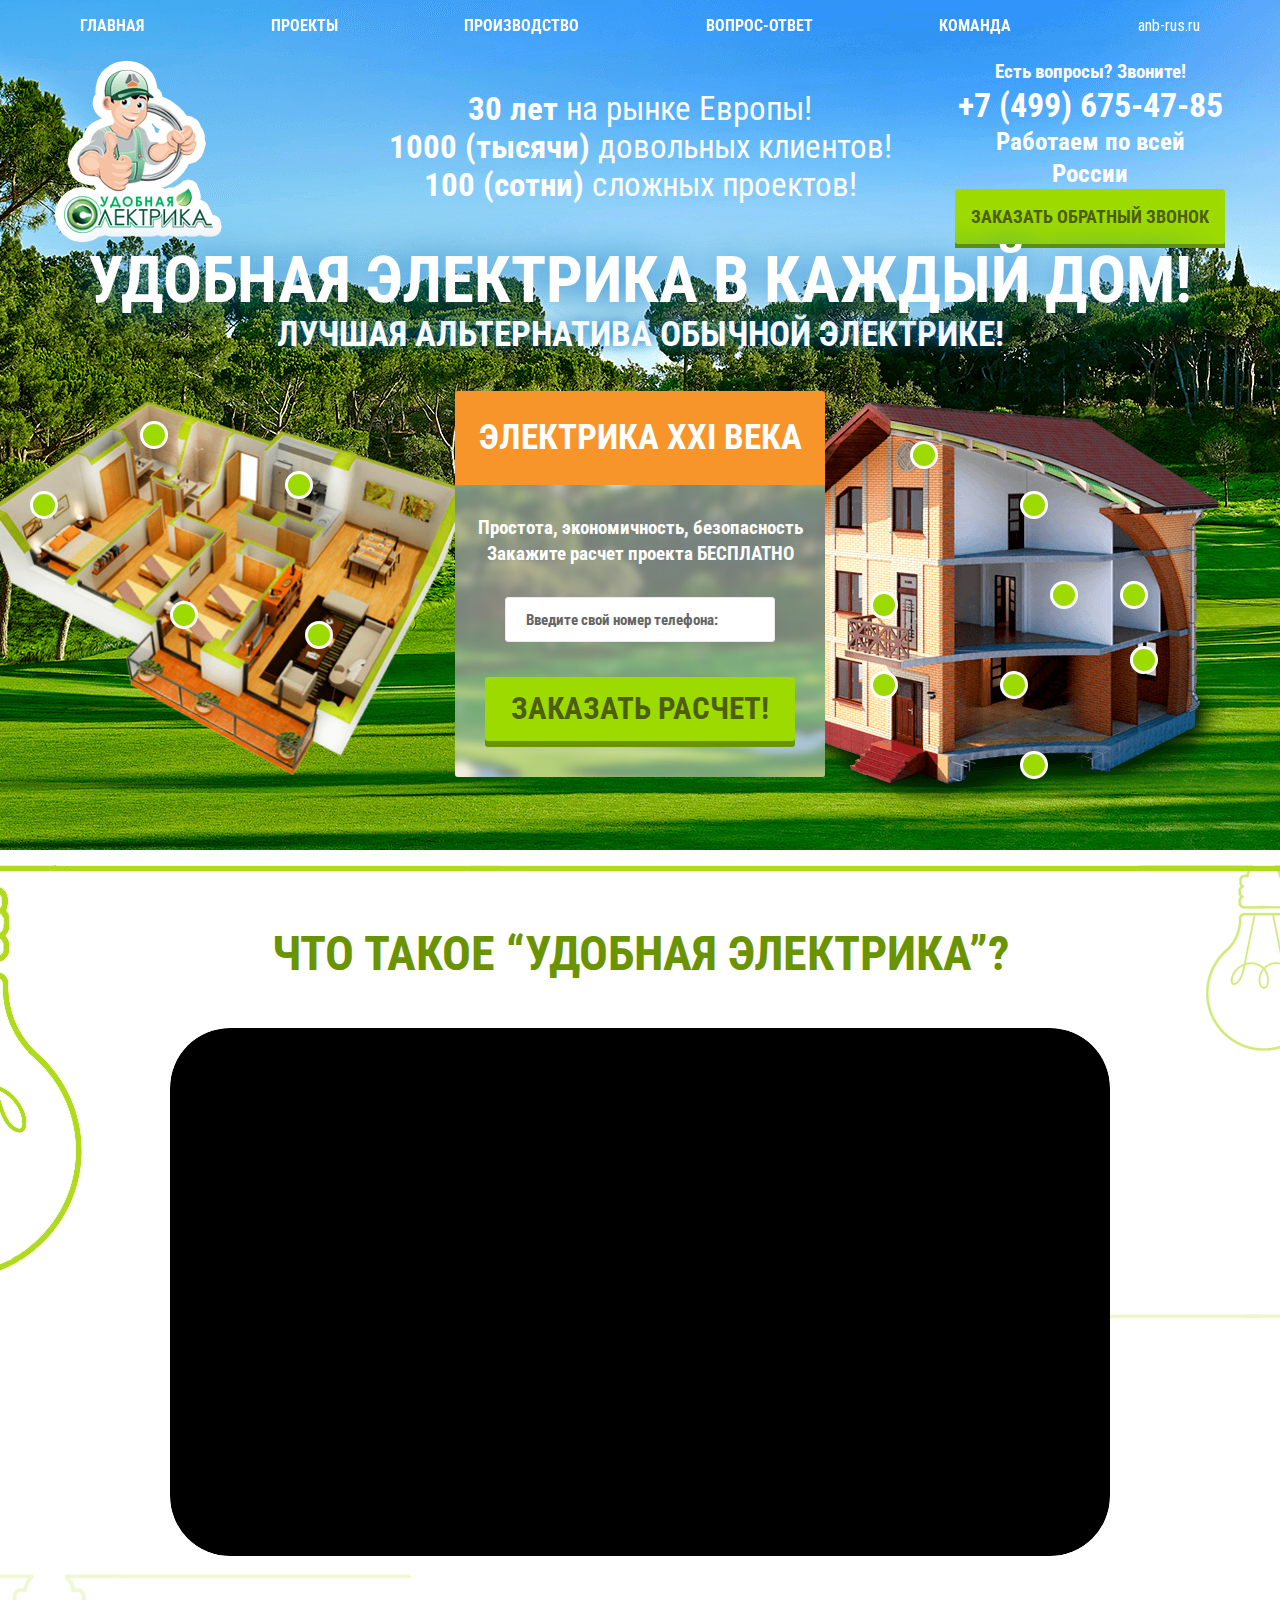
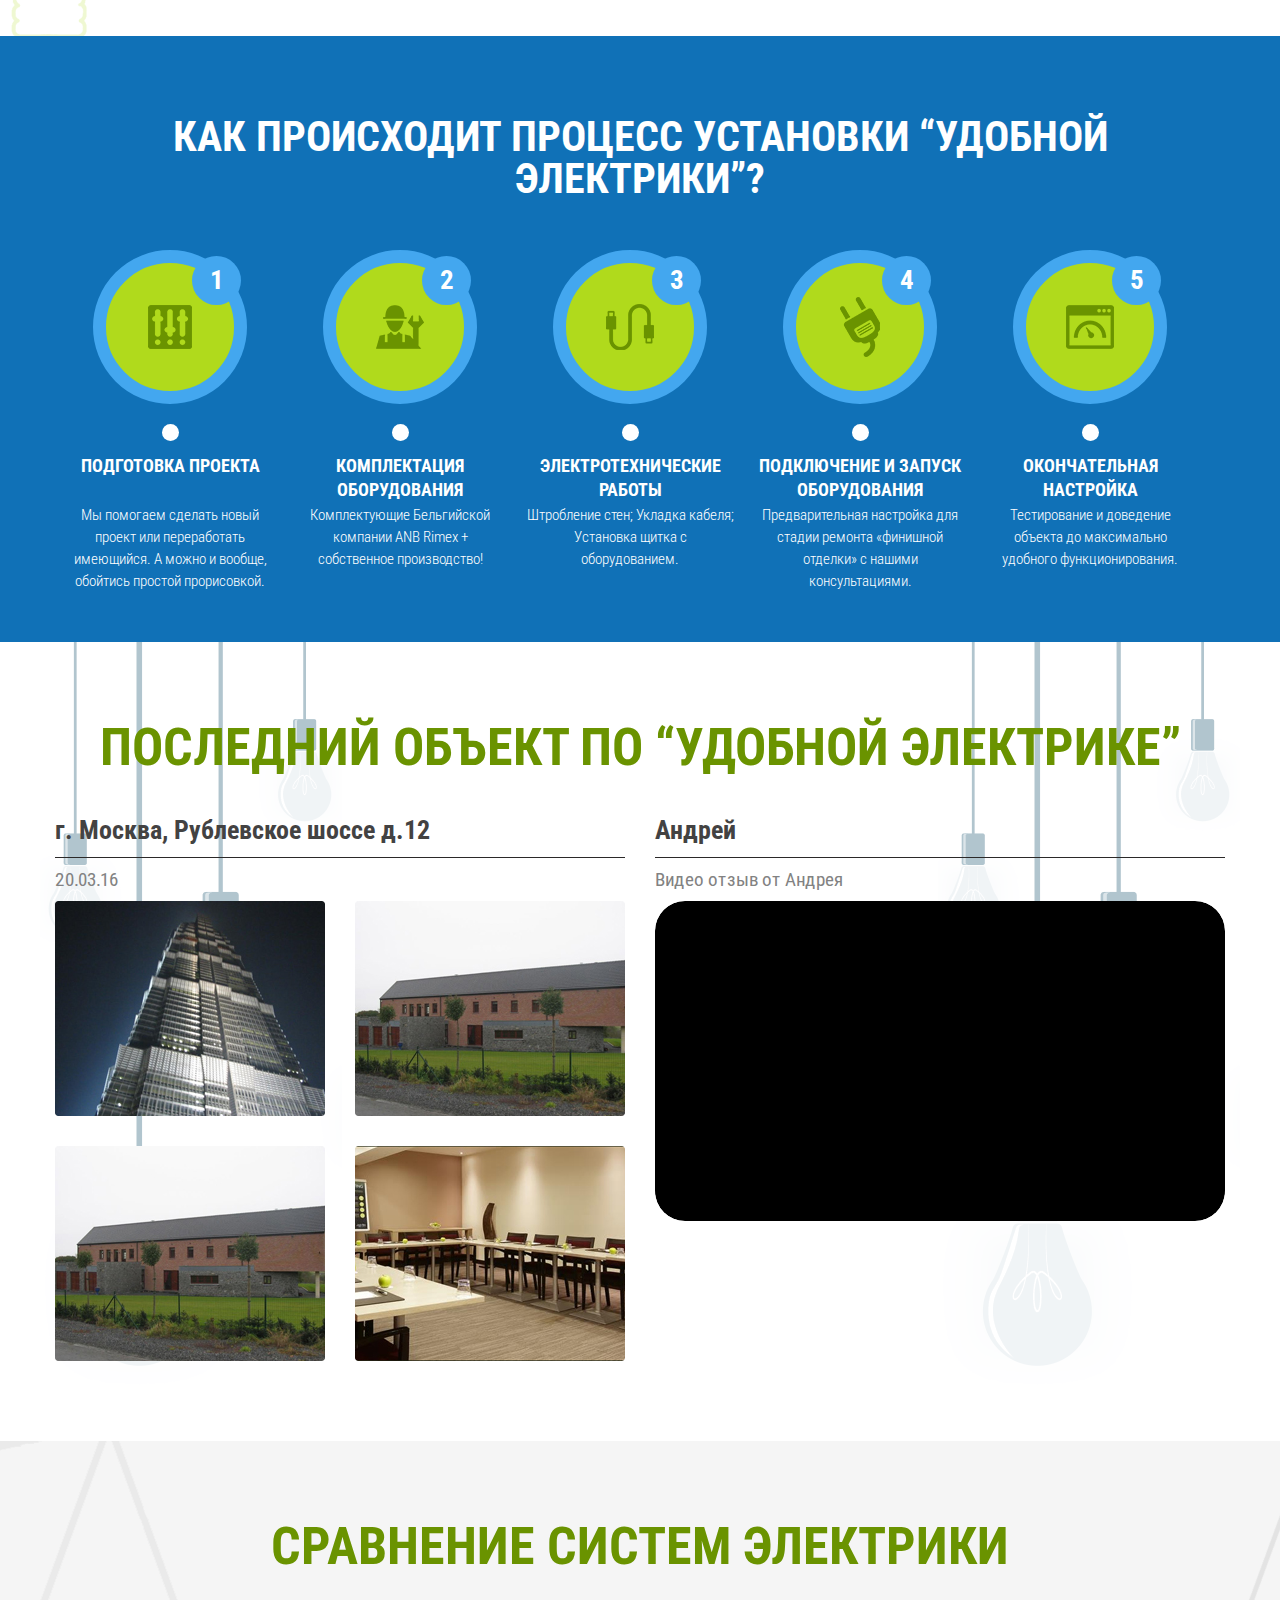
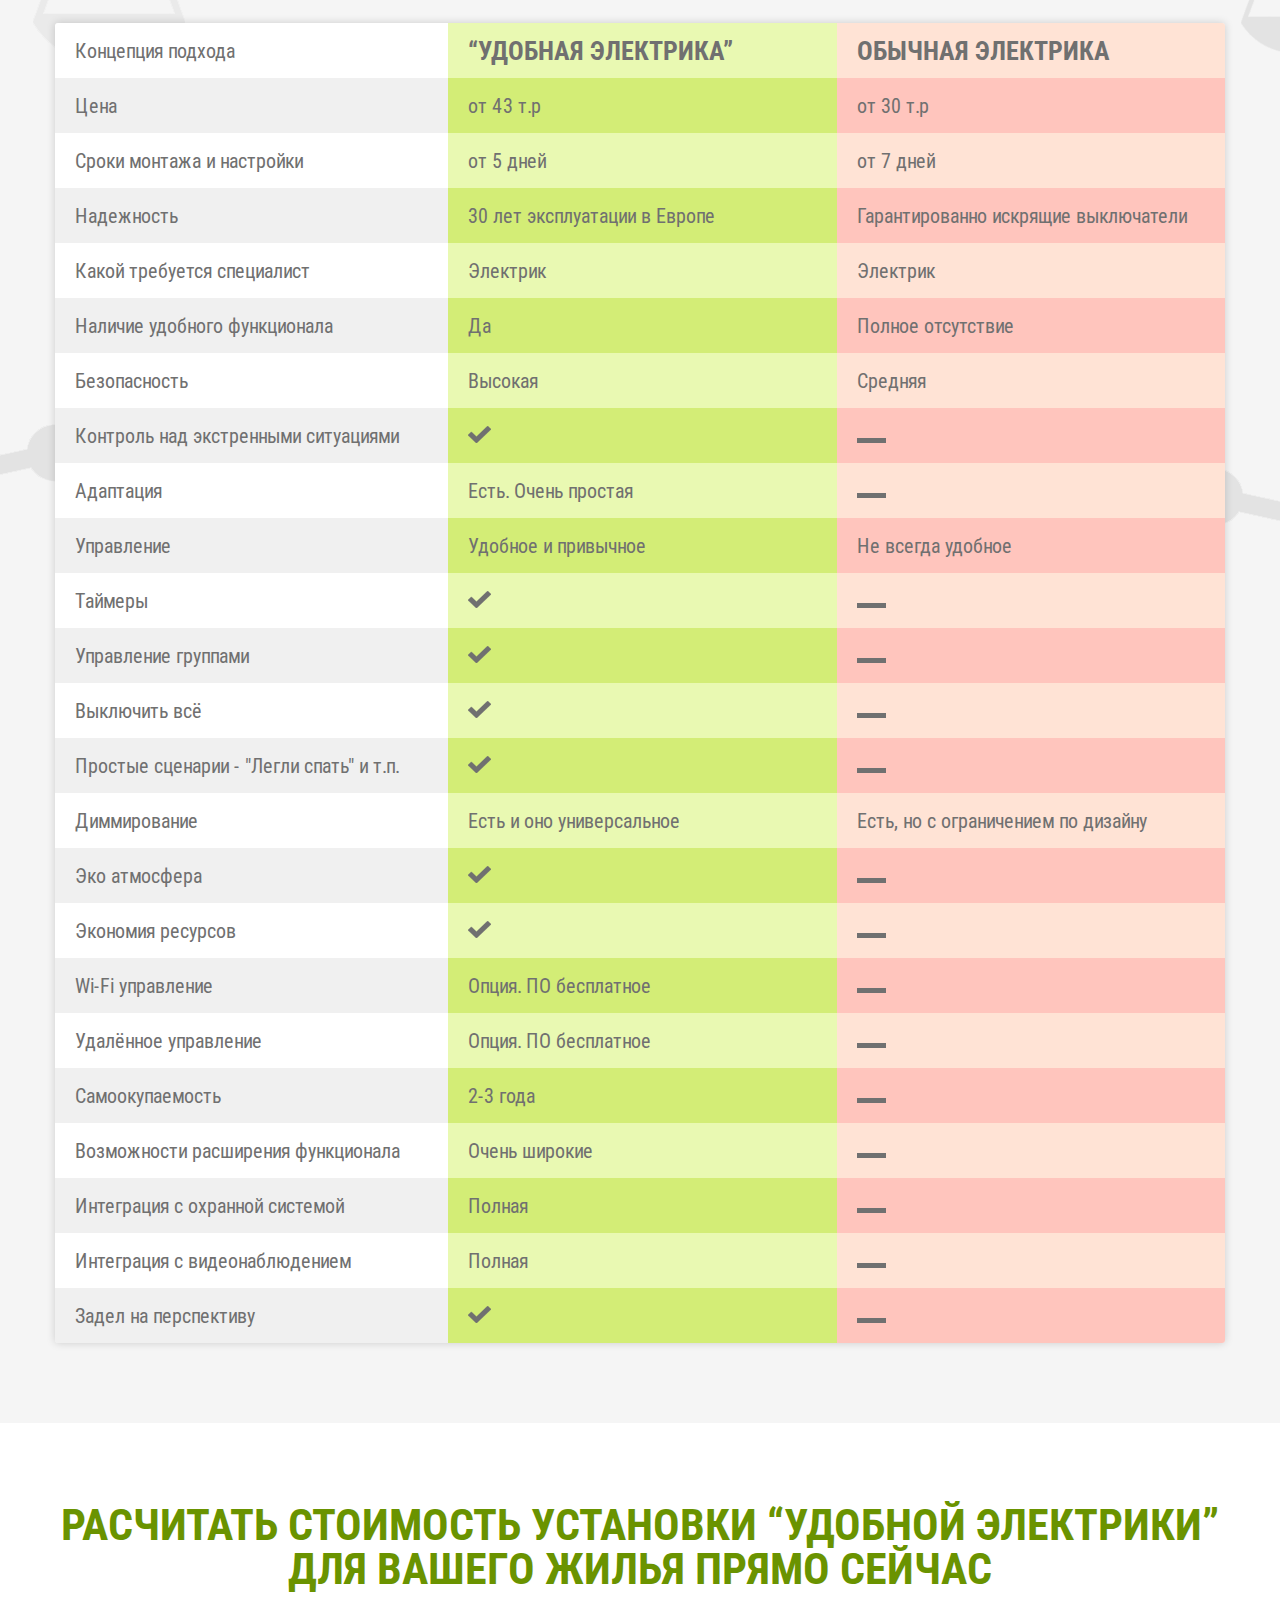
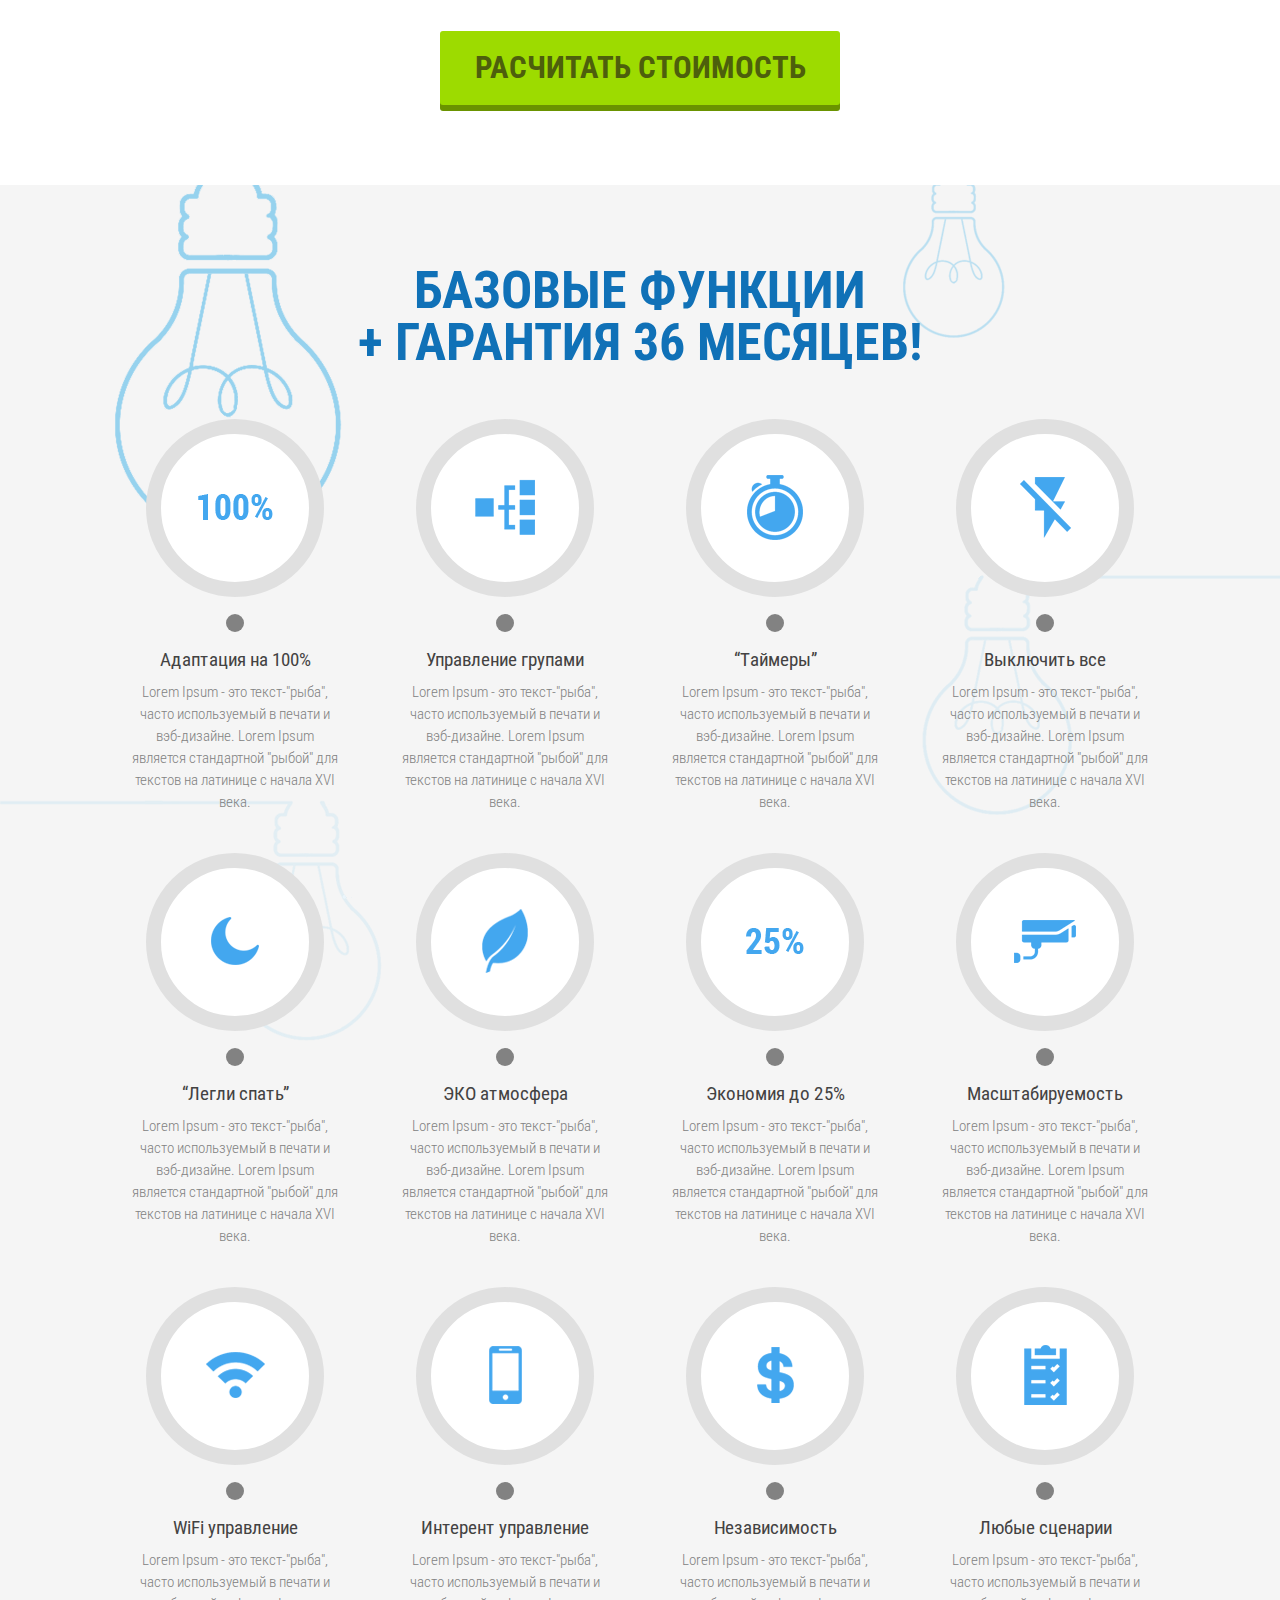
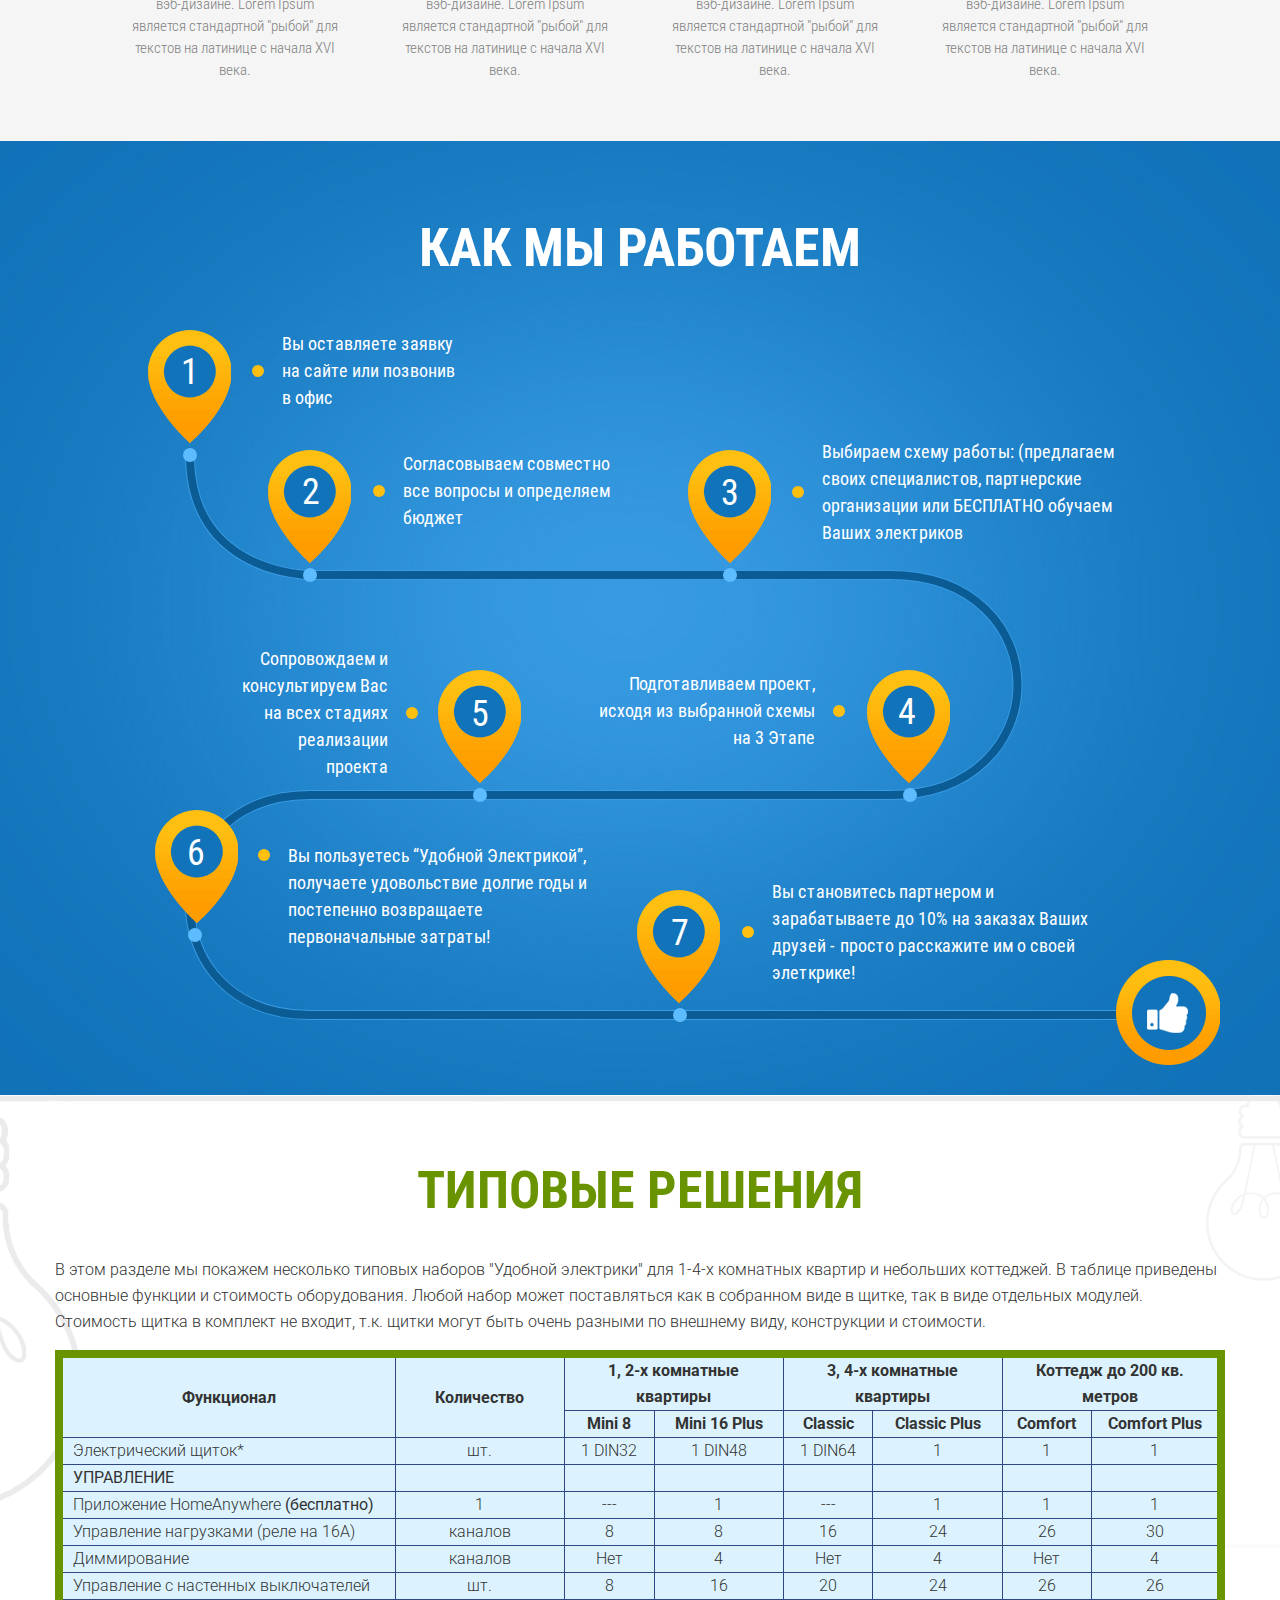
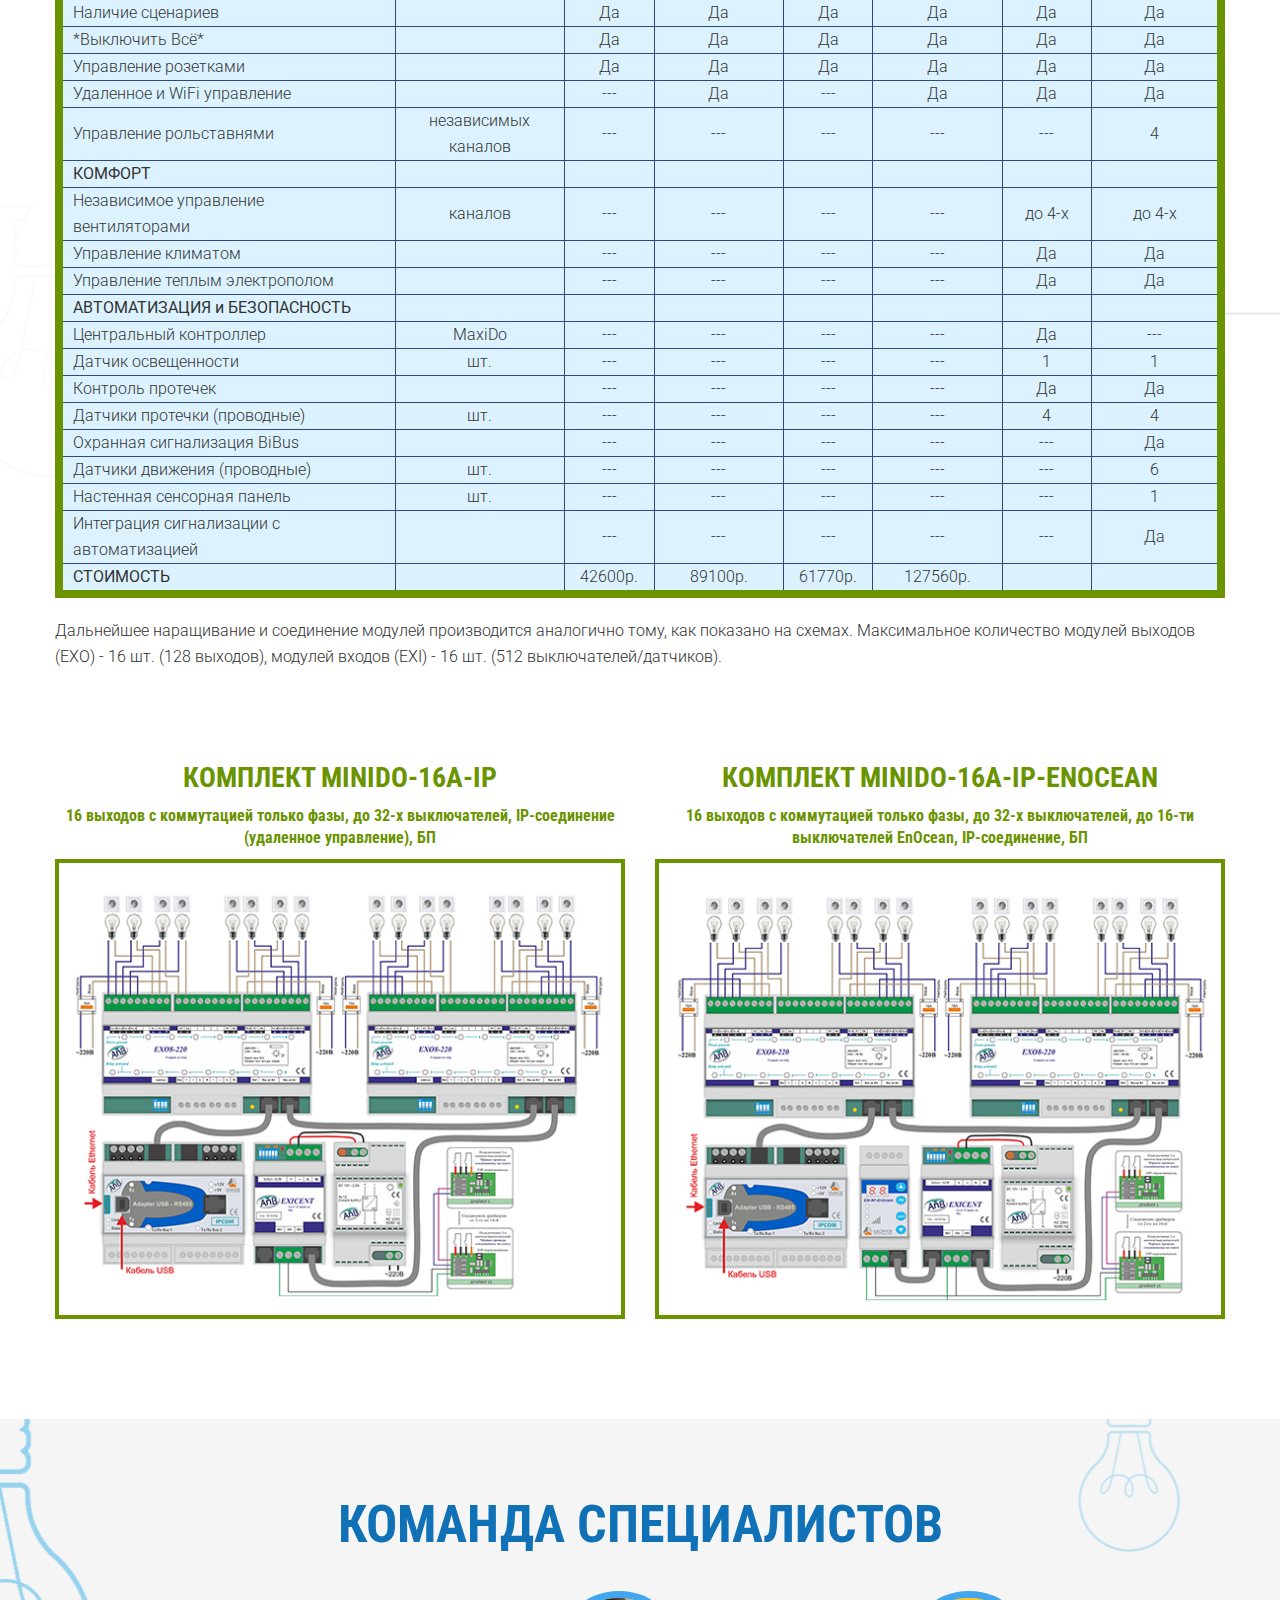
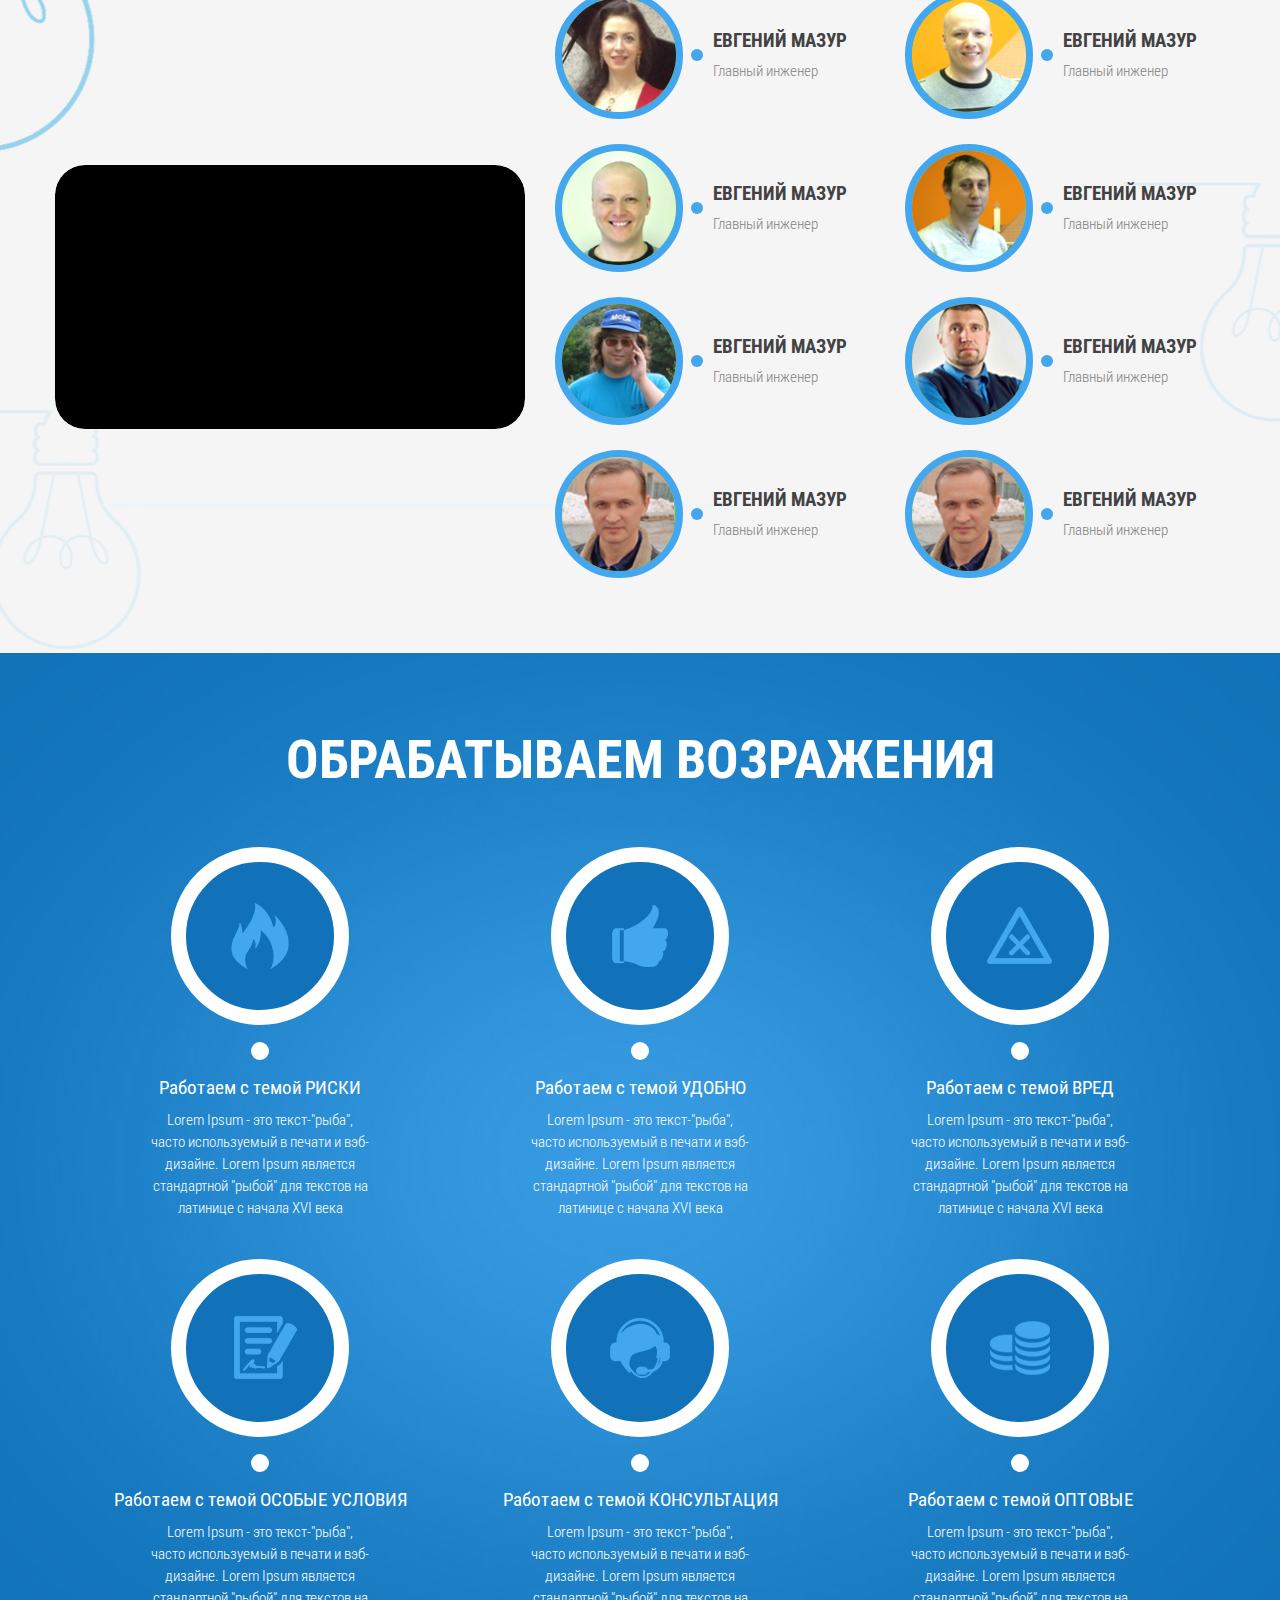
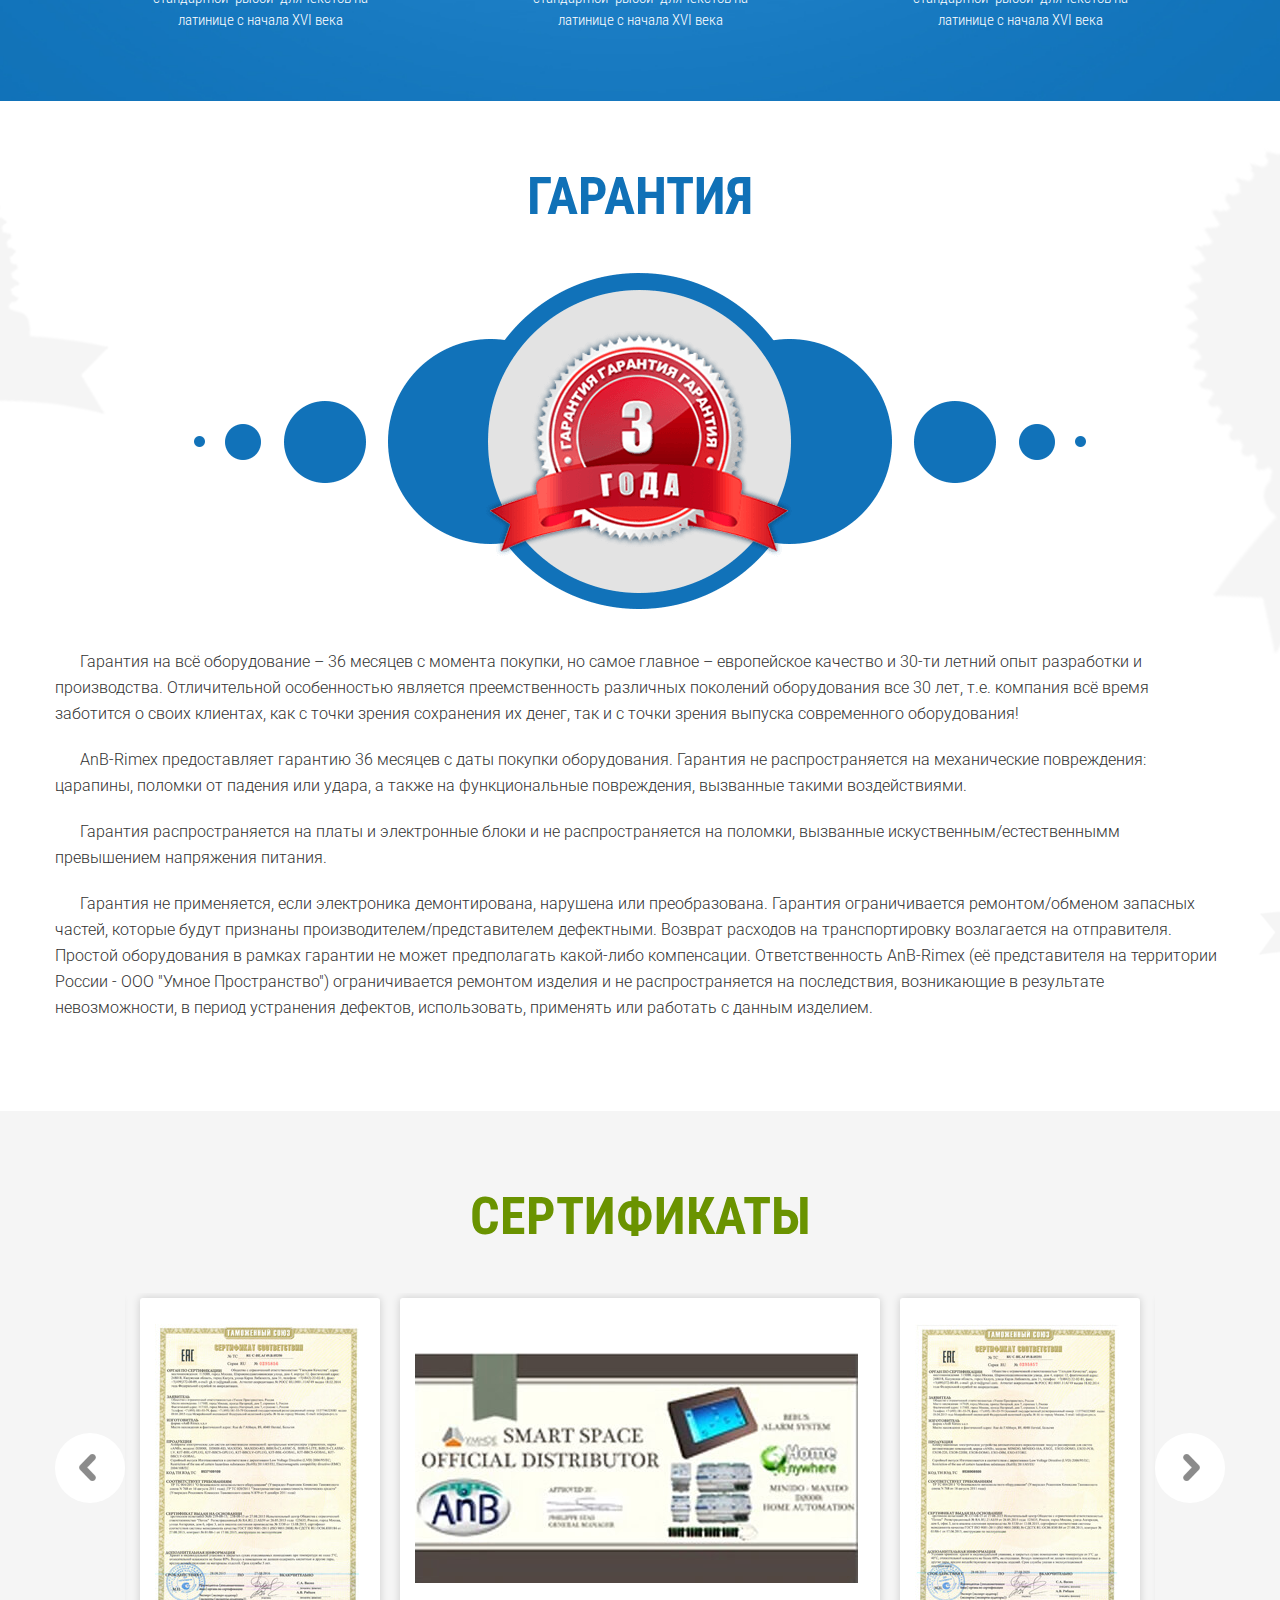
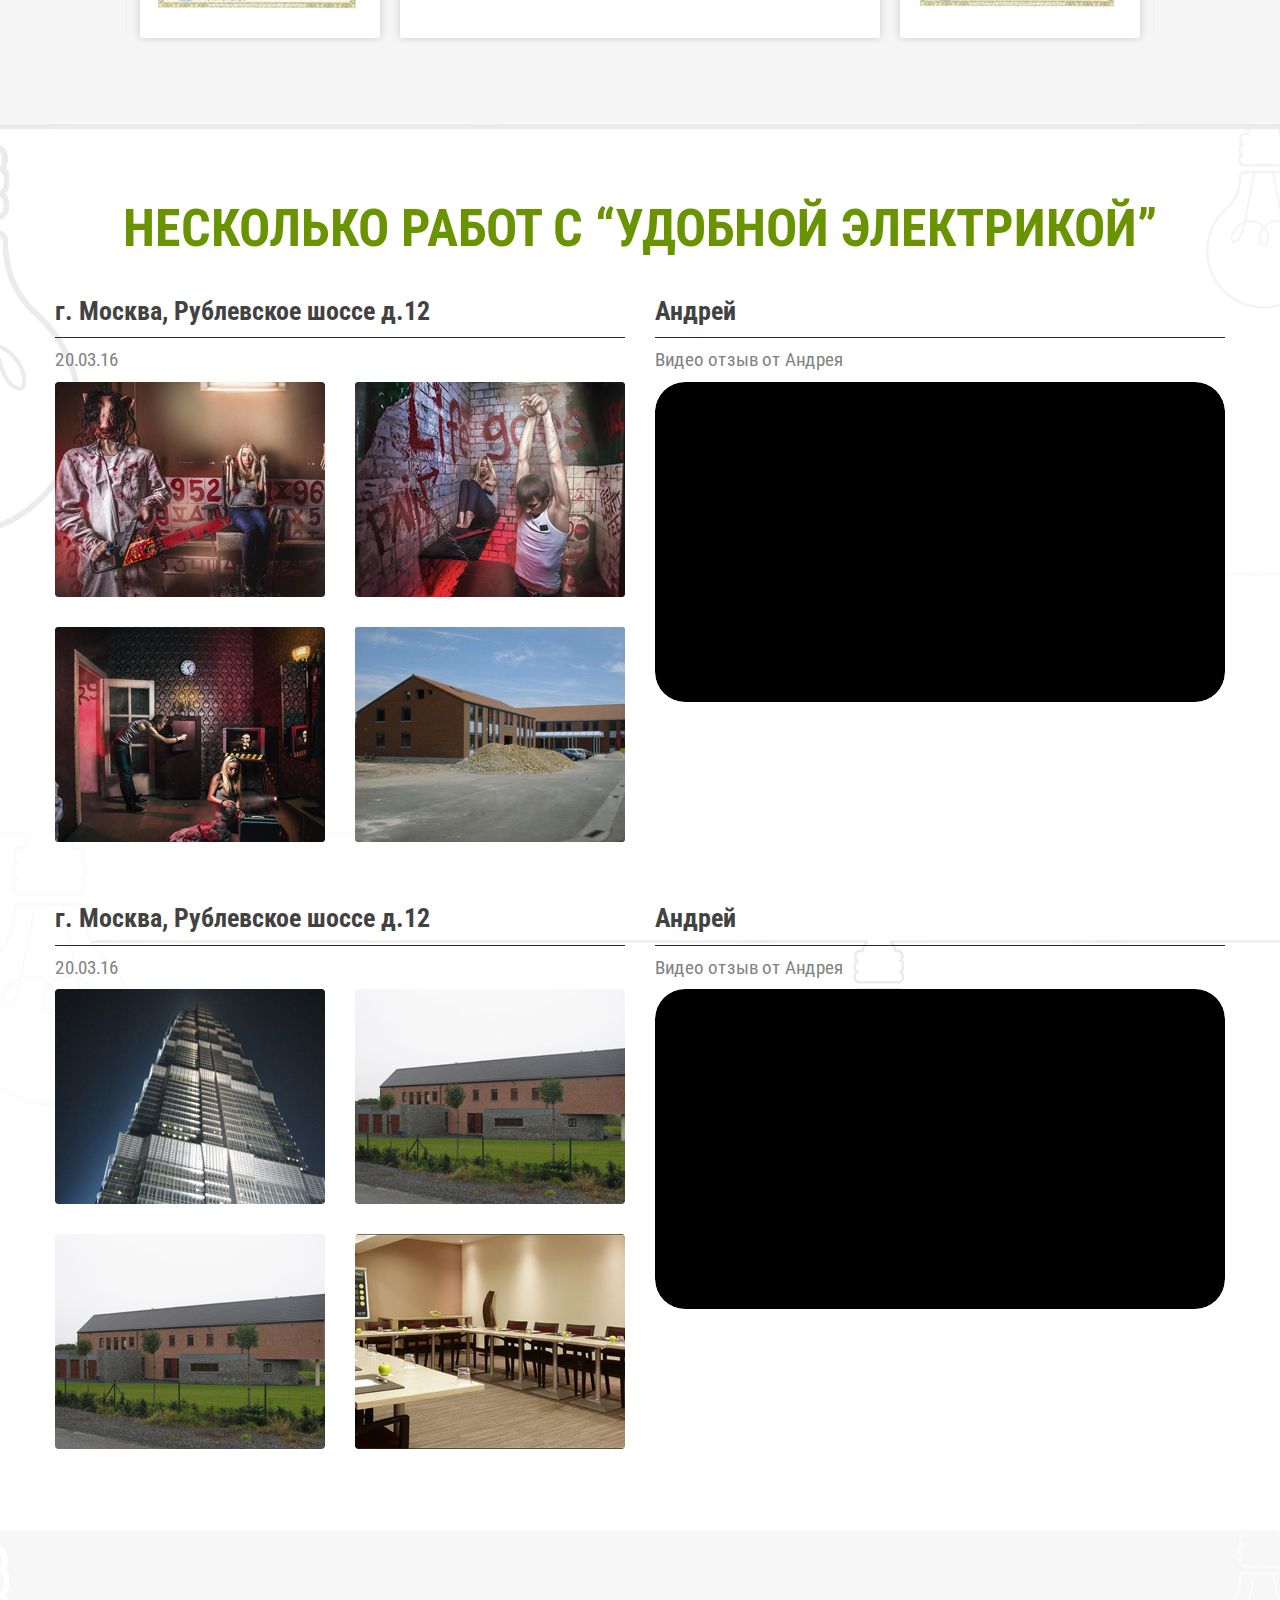
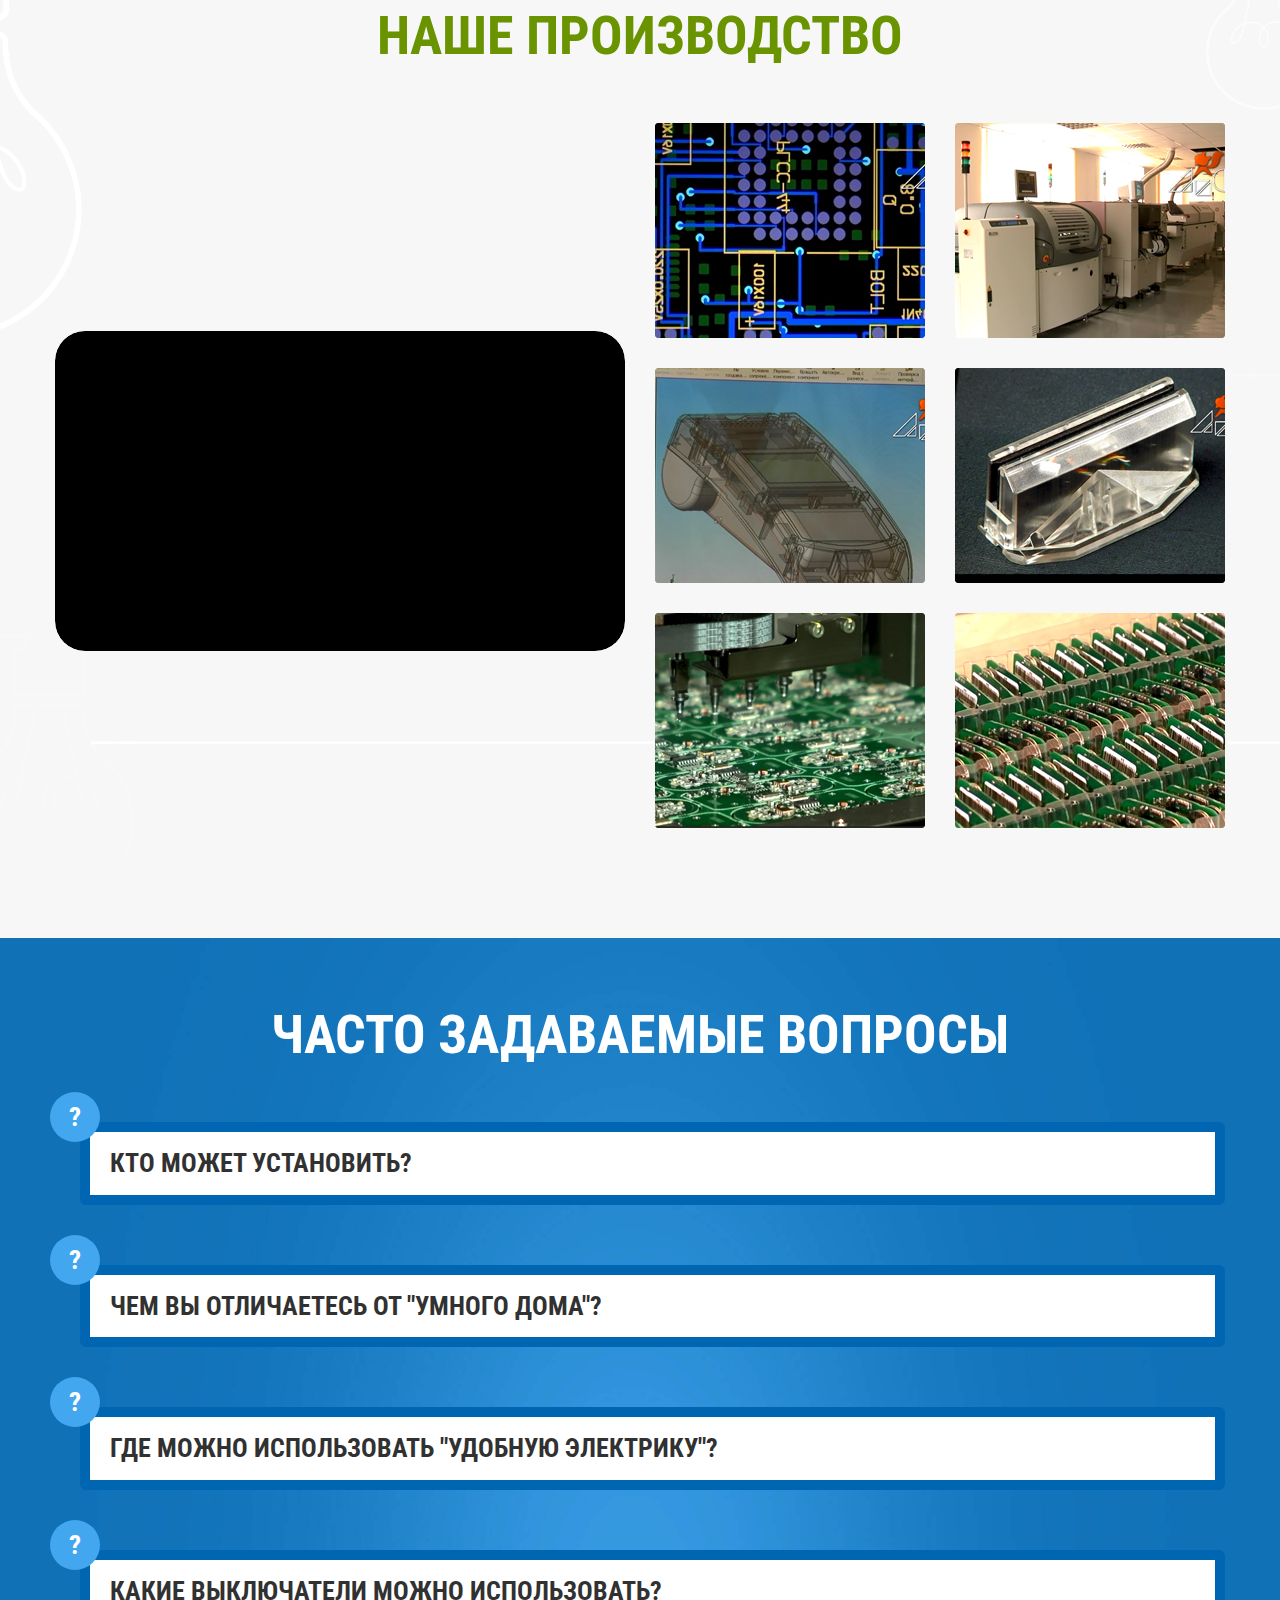
<file: index.html>
<!DOCTYPE html>
<html>
   <head>
        <meta http-equiv="Content-Type" content="text/html; charset=utf-8">
		<meta name="description" content="">
		<meta name="keywords" content="">
		<meta name="viewport" content="width=device-width">
		<title>УДОБНАЯ ЭЛЕКТРИКА</title>
		<!-- CSS -->
			<link href="favicon.ico" rel="icon" type="image/x-icon" />
			<link href='https://fonts.googleapis.com/css?family=Roboto+Condensed:400,400italic,700,700italic,300,300italic&subset=latin,cyrillic' rel='stylesheet' type='text/css'>
			<link href='https://fonts.googleapis.com/css?family=Roboto:400,300,300italic,400italic,500,500italic,700,700italic&subset=latin,cyrillic' rel='stylesheet' type='text/css'>
			<link href="fonts/RobotoCondensed/stylesheet.css" rel="stylesheet" media="screen">
			<link rel="stylesheet" href="css/jquery.fancybox.css?v=2.1.5" media="screen" >
			<link rel="stylesheet" type="text/css" href="js/tooltipster-master/css/tooltipster.css" />
			<link rel="stylesheet" type="text/css" href="js/tooltipster-master/css/themes/tooltipster-noir.css" />
			<link rel="stylesheet" type="text/css" href="js/slick/slick.css"/>
			<link rel="stylesheet" href="js/mediaelement/build/mediaelementplayer.css" />
			<link href="css/style.css" rel="stylesheet" media="screen">
			<link href="css/media.css" rel="stylesheet" media="screen">
		<!-- END OF CSS -->
		<!--SCRIPT -->
			<script src="js/jquery-1.11.1.min.js"></script>
			<script src="js/jquery.placeholder.js"></script>
			<script src="js/jquery.fancybox.pack.js?v=2.1.5"></script>
			<script src="js/jquery.maskedinput.js"></script>
			<script type="text/javascript" src="js/tooltipster-master/js/jquery.tooltipster.js"></script>
			<script type="text/javascript" src="js/slick/slick.min.js"></script>
			<script src="js/mediaelement/build/mediaelement-and-player.min.js"></script>
			<script src="js/jquery.waypoints.min.js"></script>
			<script src="js/common.js"></script>
			<!--[if IE]>  
				<script src="http://html5shim.googlecode.com/svn/trunk/html5.js"></script>  
			<![endif]--> 
		<!-- END OF SCRIPT -->
	</head>
<body>
	<div class="top-menu">
		<div class="container">
			<ul>
				<li><a href="#head" class="subNavBtn">Главная</a></li>
				<li><a href="#project" class="subNavBtn">Проекты</a></li>
				<li><a href="#production" class="subNavBtn">ПРОИЗВОДСТВО</a></li>
				<li><a href="#questions" class="subNavBtn">вопрос-ответ</a></li>
				<li><a href="#team" class="subNavBtn">команда</a></li>
				<li class="site-link"><a href="http://anb-rus.ru/" target="_blank">anb-rus.ru</a></li>
			</ul>
		</div>
	</div>
	<div id="head" class="head">
		<div class="container">
			<header>
				<div class="logo">
					<a href="/">
						<img src="img/logo.png" alt="">
					</a>
				</div>
				<div class="slogan">
					<p><b>30 лет</b> на рынке Европы!</p>
					<p><b>1000 (тысячи)</b> довольных клиентов!</p>
					<p><b>100 (сотни)</b> сложных проектов!</p>
				</div>
				<div class="header-right">
					<p>Есть вопросы? Звоните!</p>
					<div class="phone">+7 (499) 675-47-85</div>
					<div class="location">Работаем по всей России</div>
					<div class="feedback">
						<a href="#modal-window" class="a-button fancybox">Заказать обратный звонок</a>
					</div>
				</div>
			</header>
			<div class="head-box">
				<h1>Удобная электрика в каждый дом!</h1>
				<p>Лучшая альтернатива обычной электрике!</p>
			</div>
			<div class="head-bottom">
				<div class="house-box house-inner">
					<img src="img/house-inner.png" alt="">
					<div class="house-tip house-inner-1" title="Lorem Ipsum 1"></div>
					<div class="house-tip house-inner-2" title="Lorem Ipsum 2"></div>
					<div class="house-tip house-inner-3" title="Lorem Ipsum 3"></div>
					<div class="house-tip house-inner-4" title="Lorem Ipsum 4"></div>
					<div class="house-tip house-inner-5" title="Lorem Ipsum 5"></div>
				</div>
				<div class="house-box house-outer">
					<img src="img/house-outer.png" alt="">
					<div class="house-tip house-outer-1" title="Lorem Ipsum 1"></div>
					<div class="house-tip house-outer-2" title="Lorem Ipsum 2"></div>
					<div class="house-tip house-outer-3" title="Lorem Ipsum 3"></div>
					<div class="house-tip house-outer-4" title="Lorem Ipsum 4"></div>
					<div class="house-tip house-outer-5" title="Lorem Ipsum 5"></div>
					<div class="house-tip house-outer-6" title="Lorem Ipsum 6"></div>
					<div class="house-tip house-outer-7" title="Lorem Ipsum 7"></div>
					<div class="house-tip house-outer-8" title="Lorem Ipsum 8"></div>
					<div class="house-tip house-outer-9" title="Lorem Ipsum 9"></div>
				</div>
				<div class="head-form">
					<div class="form-box">
						<form id="form2" onsubmit='return false' autocomplete="off">
							<div class="form-title">электрика XXI века</div>
							<div class="form-body">
								<div class="form-text">
									<p>Простота, экономичность, безопасность</p>
									<p>Закажите расчет проекта БЕСПЛАТНО</p>
								</div>
								<div class="form-fields">
									<input type="tel" placeholder="Введите свой номер телефона:" name="phone" class="validate">
								</div>
								<div class="form-button">
									<!-- <input type="submit" value="Заказать расчет!"> -->
									<a class="a-button send-button" data-rel='form2'>Заказать расчет!</a>
								</div>
							</div>
							<input class="form-name" type="hidden" name="form-name" value="Отправить"/>
							<input type="hidden" name="action" value='send-form'/>
							<input type="hidden" name="action-type" value='form-message'/>
						</form>

					</div>
				</div>
			</div>
		</div>
	</div>
	<div class="about">
		<div class="container">
			<h2>что такое “удобная электрика”?</h2>
			<div class="about-inner">
				<div class="about-video">
					<div class="player-1">
						<video class="video-1" style="max-width: 100%; width: 100%; height: 100%;" poster="img/poster.png"> 
							<source type="video/youtube" src="https://www.youtube.com/watch?v=kf9Y4MKvF34" />
						</video> 
					</div>
				</div>
			</div>
		</div>
	</div>
	<div class="installation">
		<div class="container">
			<h2>Как происходит процесс установки “удобной электрики”?</h2>
			<div class="installation-inner">
				<div class="installation-box">
					<div class="installation-img">
						<img src="img/installation/installation-img1.png" alt="">
					</div>
					<div class="installation-title">Подготовка проекта</div>
					<div class="installation-text">
						<p>Мы помогаем сделать новый проект или переработать имеющийся. А можно и вообще, обойтись простой прорисовкой.</p>
					</div>
				</div>
				<div class="installation-box">
					<div class="installation-img">
						<img src="img/installation/installation-img2.png" alt="">
					</div>
					<div class="installation-title">Комплектация оборудования</div>
					<div class="installation-text">
						<p>Комплектующие Бельгийской компании ANB Rimex + собственное производство!</p>
					</div>
				</div>
				<div class="installation-box">
					<div class="installation-img">
						<img src="img/installation/installation-img3.png" alt="">
					</div>
					<div class="installation-title">Электротехнические работы</div>
					<div class="installation-text">
						<p>Штробление стен; Укладка кабеля; Установка щитка с оборудованием.</p>
					</div>
				</div>
				<div class="installation-box">
					<div class="installation-img">
						<img src="img/installation/installation-img4.png" alt="">
					</div>
					<div class="installation-title">Подключение и запуск оборудования</div>
					<div class="installation-text">
						<p>Предварительная настройка для стадии ремонта «финишной отделки» с нашими консультациями.</p>
					</div>
				</div>
				<div class="installation-box">
					<div class="installation-img">
						<img src="img/installation/installation-img5.png" alt="">
					</div>
					<div class="installation-title">Окончательная настройка</div>
					<div class="installation-text">
						<p>Тестирование и доведение объекта до максимально удобного функционирования.</p>
					</div>
				</div>
			</div>
		</div>
	</div>
	<div class="project last-object">
		<div class="container">
			<h2>последний объект по “удобной электрике”</h2>
			<div class="project-inner">
				<div class="project-box">
					<div class="project-left">
						<div class="project-title">г. Москва, Рублевское шоссе д.12</div>
						<div class="project-text">20.03.16</div>
						<div class="project-gallery">
							<div class="project-img">
								<img src="img/project/project-img1.jpg" alt="">
							</div>
							<div class="project-img">
								<img src="img/project/project-img2.jpg" alt="">
							</div>
							<div class="project-img">
								<img src="img/project/project-img3.jpg" alt="">
							</div>
							<div class="project-img">
								<img src="img/project/project-img4.jpg" alt="">
							</div>
						</div>
					</div>
					<div class="project-right">
						<div class="project-title">Андрей</div>
						<div class="project-text">Видео отзыв от Андрея</div>
						<div class="project-video">
							<div class="player-2">
								<video class="video-2" style="max-width: 100%; width: 100%; height: 100%;" poster="img/poster.png"> 
									<source type="video/youtube" src="https://www.youtube.com/watch?v=kf9Y4MKvF34" />
								</video> 
							</div>
						</div>
					</div>
				</div>
			</div>
		</div>
	</div>
	<div class="comparison">
		<div class="container">
			<h2>сравнение систем Электрики</h2>
			<div class="comparison-inner">
				<div class="comparison-table">
					<table>
						<tbody>
							<tr>
								<td>Концепция подхода</td>
								<td>“Удобная Электрика”</td>
								<td>обычная электрика</td>
							</tr>
							<tr>
								<td>Цена</td>
								<td>от 43 т.р</td>
								<td>от 30 т.р</td>
							</tr>
							<tr>
								<td>Сроки  монтажа и настройки</td>
								<td>от 5 дней</td>
								<td>от 7 дней</td>
							</tr>
							<tr>
								<td>Надежность</td>
								<td>30 лет эксплуатации в Европе</td>
								<td>Гарантированно искрящие выключатели</td>
							</tr>
							<tr>
								<td>Какой требуется специалист</td>
								<td>Электрик</td>
								<td>Электрик</td>
							</tr>
							<tr>
								<td>Наличие удобного функционала</td>
								<td>Да</td>
								<td>Полное отсутствие</td>
							</tr>
							<tr>
								<td>Безопасность</td>
								<td>Высокая</td>
								<td>Средняя</td>
							</tr>
							<tr>
								<td>Контроль над экстренными ситуациями</td>
								<td><img src="img/icon-yes.png" alt=""></td>
								<td><img src="img/icon-no.png" alt=""></td>
							</tr>
							<tr>
								<td>Адаптация</td>
								<td>Есть. Очень простая</td>
								<td><img src="img/icon-no.png" alt=""></td>
							</tr>
							<tr>
								<td>Управление</td>
								<td>Удобное и привычное</td>
								<td>Не всегда удобное</td>
							</tr>
							<tr>
								<td>Таймеры</td>
								<td><img src="img/icon-yes.png" alt=""></td>
								<td><img src="img/icon-no.png" alt=""></td>
							</tr>
							<tr>
								<td>Управление группами</td>
								<td><img src="img/icon-yes.png" alt=""></td>
								<td><img src="img/icon-no.png" alt=""></td>
							</tr>
							<tr>
								<td>Выключить всё </td>
								<td><img src="img/icon-yes.png" alt=""></td>
								<td><img src="img/icon-no.png" alt=""></td>
							</tr>
							<tr>
								<td>Простые сценарии - "Легли спать" и т.п.</td>
								<td><img src="img/icon-yes.png" alt=""></td>
								<td><img src="img/icon-no.png" alt=""></td>
							</tr>
							<tr>
								<td>Диммирование</td>
								<td>Есть и оно универсальное</td>
								<td>Есть, но с ограничением по дизайну</td>
							</tr>
							<tr>
								<td>Эко атмосфера</td>
								<td><img src="img/icon-yes.png" alt=""></td>
								<td><img src="img/icon-no.png" alt=""></td>
							</tr>
							<tr>
								<td>Экономия ресурсов</td>
								<td><img src="img/icon-yes.png" alt=""></td>
								<td><img src="img/icon-no.png" alt=""></td>
							</tr>
							<tr>
								<td>Wi-Fi управление </td>
								<td>Опция. ПО бесплатное</td>
								<td><img src="img/icon-no.png" alt=""></td>
							</tr>
							<tr>
								<td>Удалённое управление</td>
								<td>Опция. ПО бесплатное</td>
								<td><img src="img/icon-no.png" alt=""></td>
							</tr>
							<tr>
								<td>Самоокупаемость</td>
								<td>2-3 года</td>
								<td><img src="img/icon-no.png" alt=""></td>
							</tr>
							<tr>
								<td>Возможности расширения функционала</td>
								<td>Очень широкие</td>
								<td><img src="img/icon-no.png" alt=""></td>
							</tr>
							<tr>
								<td>Интеграция с охранной системой</td>
								<td>Полная</td>
								<td><img src="img/icon-no.png" alt=""></td>
							</tr>
							<tr>
								<td>Интеграция с видеонаблюдением</td>
								<td>Полная</td>
								<td><img src="img/icon-no.png" alt=""></td>
							</tr>
							<tr>
								<td>Задел на перспективу</td>
								<td><img src="img/icon-yes.png" alt=""></td>
								<td><img src="img/icon-no.png" alt=""></td>
							</tr>
						</tbody>
					</table>
				</div>
			</div>
		</div>
	</div>
	<div class="calculate">
		<div class="container">
			<h2>Расчитать стоимость установки “Удобной электрики” для вашего жилья прямо сейчас</h2>
			<div class="calculate-inner">
				<a href="#modal-window" class="a-button fancybox">расчитать стоимость</a>
			</div>
		</div>
	</div>
	<div class="functionality">
		<div class="block-lamp">
			<div id="lamp-red" class="lamp">
				<img src="img/lamp/lamp-red.png" alt="">
				<div class="lamp-img">
					<img src="img/lamp/lamp-red-glow.png" alt="">
				</div>
			</div>
			<div id="lamp-blue" class="lamp">
				<img src="img/lamp/lamp-blue.png" alt="">
				<div class="lamp-img">
					<img src="img/lamp/lamp-blue-glow.png" alt="">
				</div>
			</div>
			<div id="lamp-yellow" class="lamp">
				<img src="img/lamp/lamp-yellow.png" alt="">
				<div class="lamp-img">
					<img src="img/lamp/lamp-yellow-glow.png" alt="">
				</div>
			</div>
			<div id="lamp-green" class="lamp">
				<img src="img/lamp/lamp-green.png" alt="">
				<div class="lamp-img">
					<img src="img/lamp/lamp-green-glow.png" alt="">
				</div>
			</div>
		</div>
		<div class="container">
			<h2>БАЗОВЫЕ ФУНКЦИИ <br/>+ Гарантия 36 месяцев!</h2>
			<div class="functionality-inner">
				<div class="functionality-box">
					<div class="functionality-img"><img src="img/functionality/functionality-img1.png" alt=""></div>
					<div class="functionality-title">Адаптация на 100%</div>
					<div class="functionality-text">
						<p>Lorem Ipsum - это текст-"рыба", часто используемый в печати и вэб-дизайне. Lorem Ipsum является стандартной "рыбой" для текстов на латинице с начала XVI века.</p>
					</div>
				</div>
				<div class="functionality-box">
					<div class="functionality-img"><img src="img/functionality/functionality-img2.png" alt=""></div>
					<div class="functionality-title">Управление групами</div>
					<div class="functionality-text">
						<p>Lorem Ipsum - это текст-"рыба", часто используемый в печати и вэб-дизайне. Lorem Ipsum является стандартной "рыбой" для текстов на латинице с начала XVI века.</p>
					</div>
				</div>
				<div class="functionality-box">
					<div class="functionality-img"><img src="img/functionality/functionality-img3.png" alt=""></div>
					<div class="functionality-title">“Таймеры”</div>
					<div class="functionality-text">
						<p>Lorem Ipsum - это текст-"рыба", часто используемый в печати и вэб-дизайне. Lorem Ipsum является стандартной "рыбой" для текстов на латинице с начала XVI века.</p>
					</div>
				</div>
				<div class="functionality-box">
					<div class="functionality-img"><img src="img/functionality/functionality-img4.png" alt=""></div>
					<div class="functionality-title">Выключить все</div>
					<div class="functionality-text">
						<p>Lorem Ipsum - это текст-"рыба", часто используемый в печати и вэб-дизайне. Lorem Ipsum является стандартной "рыбой" для текстов на латинице с начала XVI века.</p>
					</div>
				</div>
				<div class="functionality-box">
					<div class="functionality-img"><img src="img/functionality/functionality-img5.png" alt=""></div>
					<div class="functionality-title">“Легли спать”</div>
					<div class="functionality-text">
						<p>Lorem Ipsum - это текст-"рыба", часто используемый в печати и вэб-дизайне. Lorem Ipsum является стандартной "рыбой" для текстов на латинице с начала XVI века.</p>
					</div>
				</div>
				<div class="functionality-box">
					<div class="functionality-img"><img src="img/functionality/functionality-img6.png" alt=""></div>
					<div class="functionality-title">ЭКО атмосфера</div>
					<div class="functionality-text">
						<p>Lorem Ipsum - это текст-"рыба", часто используемый в печати и вэб-дизайне. Lorem Ipsum является стандартной "рыбой" для текстов на латинице с начала XVI века.</p>
					</div>
				</div>
				<div class="functionality-box">
					<div class="functionality-img"><img src="img/functionality/functionality-img7.png" alt=""></div>
					<div class="functionality-title">Экономия до 25%</div>
					<div class="functionality-text">
						<p>Lorem Ipsum - это текст-"рыба", часто используемый в печати и вэб-дизайне. Lorem Ipsum является стандартной "рыбой" для текстов на латинице с начала XVI века.</p>
					</div>
				</div>
				<div class="functionality-box">
					<div class="functionality-img"><img src="img/functionality/functionality-img8.png" alt=""></div>
					<div class="functionality-title">Масштабируемость</div>
					<div class="functionality-text">
						<p>Lorem Ipsum - это текст-"рыба", часто используемый в печати и вэб-дизайне. Lorem Ipsum является стандартной "рыбой" для текстов на латинице с начала XVI века.</p>
					</div>
				</div>
				<div class="functionality-box">
					<div class="functionality-img"><img src="img/functionality/functionality-img9.png" alt=""></div>
					<div class="functionality-title">WiFi управление</div>
					<div class="functionality-text">
						<p>Lorem Ipsum - это текст-"рыба", часто используемый в печати и вэб-дизайне. Lorem Ipsum является стандартной "рыбой" для текстов на латинице с начала XVI века.</p>
					</div>
				</div>
				<div class="functionality-box">
					<div class="functionality-img"><img src="img/functionality/functionality-img10.png" alt=""></div>
					<div class="functionality-title">Интерент управление</div>
					<div class="functionality-text">
						<p>Lorem Ipsum - это текст-"рыба", часто используемый в печати и вэб-дизайне. Lorem Ipsum является стандартной "рыбой" для текстов на латинице с начала XVI века.</p>
					</div>
				</div>
				<div class="functionality-box">
					<div class="functionality-img"><img src="img/functionality/functionality-img11.png" alt=""></div>
					<div class="functionality-title">Независимость</div>
					<div class="functionality-text">
						<p>Lorem Ipsum - это текст-"рыба", часто используемый в печати и вэб-дизайне. Lorem Ipsum является стандартной "рыбой" для текстов на латинице с начала XVI века.</p>
					</div>
				</div>
				<div class="functionality-box">
					<div class="functionality-img"><img src="img/functionality/functionality-img12.png" alt=""></div>
					<div class="functionality-title">Любые сценарии</div>
					<div class="functionality-text">
						<p>Lorem Ipsum - это текст-"рыба", часто используемый в печати и вэб-дизайне. Lorem Ipsum является стандартной "рыбой" для текстов на латинице с начала XVI века.</p>
					</div>
				</div>
			</div>
		</div>
	</div>
	<div class="scheme-work">
		<div class="container">
			<h2>как мы работаем</h2>
			<div class="scheme-inner">
				<div class="scheme">
					<div id="snake">
						<svg style="width: 1075px; height: 740px;">
							<g>
								<path d="M45,130 C45,250 165,250 165,250 l580,0 c170,0 170,220 0,220 l-580,0 c-160,0 -160,220 0,220 l850,0" style="stroke: #389be3; stroke-width: 10; stroke-linecap: round; fill: none;" />
								<path d="M45,130 C45,250 165,250 165,250 l580,0 c170,0 170,220 0,220 l-580,0 c-160,0 -160,220 0,220 l850,0"  style="stroke: #0b5b94; stroke-width: 8; stroke-linecap: round; fill: none;" />
								<path class="track" d="M45,130 C45,250 165,250 165,250 l580,0 c170,0 170,220 0,220 l-580,0 c-160,0 -160,220 0,220 l850,0"  style="stroke: #ffbf11; stroke-width: 8; stroke-linecap: round; fill: none;" />
							</g>
							<g>
								<image xlink:href="img/scheme-icon.png" x="3" y="5" width="83px" height="113px" />
								<image xlink:href="img/scheme-icon.png" x="123" y="125" width="83px" height="113px" />
								<image xlink:href="img/scheme-icon.png" x="543" y="125" width="83px"; height="113px" />
								<image xlink:href="img/scheme-icon.png" x="722" y="345" width="83px"; height="113px" />
								<image xlink:href="img/scheme-icon.png" x="293" y="345" width="83px"; height="113px" />
								<image xlink:href="img/scheme-icon.png" x="10" y="485" width="83px"; height="113px" />
								<image xlink:href="img/scheme-icon.png" x="492" y="565" width="83px"; height="113px" />
								<image id="like" xlink:href="img/scheme-like.png" x="970" y="635" width="106px"; height="105px" />
							</g>
							<g style="stroke: #fff; stroke-width: 0; fill: #5dbbff;">
								<circle id="circle" cx="45" cy="130" r="7" />
								<circle id="circle" cx="165" cy="250" r="7" />
								<circle id="circle" cx="585" cy="250" r="7" />
								<circle id="circle" cx="765" cy="470" r="7" />
								<circle id="circle" cx="335" cy="470" r="7" />
								<circle id="circle" cx="50" cy="610" r="7" />
								<circle id="circle" cx="535" cy="690" r="7" />
							</g>
							Sorry, your browser does not support inline SVG.
						</svg>
					</div>

					<div class="scheme-box scheme-1">
						<p>Вы оставляете заявку на сайте или позвонив в офис</p>
					</div>
					<div class="scheme-box scheme-2">
						<p>Согласовываем совместно все вопросы и определяем бюджет</p>
					</div>
					<div class="scheme-box scheme-3">
						<p>Выбираем схему работы: (предлагаем своих специалистов, партнерские организации или БЕСПЛАТНО обучаем Ваших электриков</p>
					</div>
					<div class="scheme-box scheme-4">
						<p>Подготавливаем проект, исходя из выбранной схемы на 3 Этапе</p>
					</div>
					<div class="scheme-box scheme-5">
						<p>Сопровождаем и консультируем Вас на всех стадиях реализации проекта</p>
					</div>
					<div class="scheme-box scheme-6">
						<p>Вы пользуетесь “Удобной Электрикой”, получаете удовольствие долгие годы и постепенно возвращаете первоначальные затраты!</p>
					</div>
					<div class="scheme-box scheme-7">
						<p>Вы становитесь партнером и зарабатываете до 10% на заказах Ваших друзей - просто расскажите им о своей элеткрике!</p>
					</div>
				</div>
			</div>
		</div>
	</div>
	<div class="solutions">
		<div class="container">
			<h2>Типовые решения</h2>
			<div class="solutions-inner">
				<div class="solutions-text">
					<p>В этом разделе мы покажем несколько типовых наборов "Удобной электрики" для 1-4-х комнатных квартир и небольших коттеджей. В таблице приведены основные функции и стоимость оборудования. Любой набор может поставляться как в собранном виде в щитке, так в виде отдельных модулей. Стоимость щитка в комплект не входит, т.к. щитки могут быть очень разными по внешнему виду, конструкции и стоимости.</p>
					<table>
						<thead>
							<tr>
								<td rowspan="2">Функционал</td>
								<td rowspan="2">Количество</td>
								<td colspan="2">1, 2-х комнатные квартиры</td>
								<td colspan="2">3, 4-х комнатные квартиры</td>
								<td colspan="2">Коттедж до 200 кв. метров</td>
							</tr>
							<tr>
								<td >Mini 8</td>
								<td >Mini 16 Plus</td>
								<td >Classic</td>
								<td>Classic Plus</td>
								<td>Comfort</td>
								<td>Comfort Plus</td>
							</tr>
						</thead>
						<tbody>
							<tr>
								<td >Электрический щиток*</td>
								<td >шт.</td>
								<td >1 DIN32</td>
								<td >1 DIN48</td>
								<td >1 DIN64</td>
								<td>1</td>
								<td>1</td>
								<td>1</td>
							</tr>
							<tr>
								<td ><b>УПРАВЛЕНИЕ</b></td>
								<td ></td>
								<td ></td>
								<td ></td>
								<td ></td>
								<td></td>
								<td></td>
								<td></td>
							</tr>
							<tr>
								<td >Приложение HomeAnywhere <b>(бесплатно)</b></td>
								<td >1</td>
								<td >---</td>
								<td >1</td>
								<td >---</td>
								<td>1</td>
								<td>1</td>
								<td>1</td>
							</tr>
							<tr>
								<td >Управление нагрузками (реле на 16А)</td>
								<td >каналов</td>
								<td >8</td>
								<td >8</td>
								<td >16</td>
								<td>24</td>
								<td>26</td>
								<td>30</td>
							</tr>
							<tr>
								<td >Диммирование</td>
								<td >каналов</td>
								<td >Нет</td>
								<td >4</td>
								<td >Нет</td>
								<td>4</td>
								<td>Нет</td>
								<td>4</td>
							</tr>
							<tr>
								<td >Управление с настенных выключателей</td>
								<td >шт.</td>
								<td >8</td>
								<td >16</td>
								<td >20</td>
								<td>24</td>
								<td>26</td>
								<td>26</td>
							</tr>
							<tr>
								<td >Наличие сценариев</td>
								<td ></td>
								<td >Да</td>
								<td >Да</td>
								<td >Да</td>
								<td>Да</td>
								<td>Да</td>
								<td>Да</td>
							</tr>
							<tr>
								<td >*Выключить Всё*</td>
								<td ></td>
								<td >Да</td>
								<td >Да</td>
								<td >Да</td>
								<td>Да</td>
								<td>Да</td>
								<td>Да</td>
							</tr>
							<tr>
								<td >Управление розетками</td>
								<td ></td>
								<td >Да</td>
								<td >Да</td>
								<td >Да</td>
								<td>Да</td>
								<td>Да</td>
								<td>Да</td>
							</tr>
							<tr>
								<td >Удаленное и WiFi управление</td>
								<td ></td>
								<td >---</td>
								<td >Да</td>
								<td >---</td>
								<td>Да</td>
								<td>Да</td>
								<td>Да</td>
							</tr>
							<tr>
								<td >Управление рольставнями</td>
								<td >независимых каналов</td>
								<td >---</td>
								<td >---</td>
								<td >---</td>
								<td>---</td>
								<td>---</td>
								<td>4</td>
							</tr>
							<tr>
								<td ><b>КОМФОРТ</b></td>
								<td ></td>
								<td ></td>
								<td ></td>
								<td ></td>
								<td></td>
								<td></td>
								<td></td>
							</tr>
							<tr>
								<td >Независимое управление вентиляторами</td>
								<td >каналов</td>
								<td >---</td>
								<td >---</td>
								<td >---</td>
								<td>---</td>
								<td>до 4-х</td>
								<td>до 4-х</td>
							</tr>
							<tr>
								<td >Управление климатом</td>
								<td ></td>
								<td >---</td>
								<td >---</td>
								<td >---</td>
								<td>---</td>
								<td>Да</td>
								<td>Да</td>
							</tr>
							<tr>
								<td >Управление теплым электрополом</td>
								<td ></td>
								<td >---</td>
								<td >---</td>
								<td >---</td>
								<td>---</td>
								<td>Да</td>
								<td>Да</td>
							</tr>
							<tr>
								<td ><b>АВТОМАТИЗАЦИЯ и БЕЗОПАСНОСТЬ</b></td>
								<td ></td>
								<td ></td>
								<td ></td>
								<td ></td>
								<td></td>
								<td></td>
								<td></td>
							</tr>
							<tr>
								<td >Центральный контроллер</td>
								<td >MaxiDo</td>
								<td >---</td>
								<td >---</td>
								<td >---</td>
								<td>---</td>
								<td>Да</td>
								<td>---</td>
							</tr>
							<tr>
								<td >Датчик освещенности</td>
								<td >шт.</td>
								<td >---</td>
								<td >---</td>
								<td >---</td>
								<td>---</td>
								<td>1</td>
								<td>1</td>
							</tr>
							<tr>
								<td >Контроль протечек</td>
								<td ></td>
								<td >---</td>
								<td >---</td>
								<td >---</td>
								<td>---</td>
								<td>Да</td>
								<td>Да</td>
							</tr>
							<tr>
								<td >Датчики протечки (проводные)</td>
								<td >шт.</td>
								<td >---</td>
								<td >---</td>
								<td >---</td>
								<td>---</td>
								<td>4</td>
								<td>4</td>
							</tr>
							<tr>
								<td >Охранная сигнализация BiBus</td>
								<td ></td>
								<td >---</td>
								<td >---</td>
								<td >---</td>
								<td>---</td>
								<td>---</td>
								<td>Да</td>
							</tr>
							<tr>
								<td >Датчики движения (проводные)</td>
								<td >шт.</td>
								<td >---</td>
								<td >---</td>
								<td >---</td>
								<td>---</td>
								<td>---</td>
								<td>6</td>
							</tr>
							<tr>
								<td >Настенная сенсорная панель</td>
								<td >шт.</td>
								<td >---</td>
								<td >---</td>
								<td >---</td>
								<td>---</td>
								<td>---</td>
								<td>1</td>
							</tr>
							<tr>
								<td >Интеграция сигнализации с автоматизацией</td>
								<td ></td>
								<td >---</td>
								<td >---</td>
								<td >---</td>
								<td>---</td>
								<td>---</td>
								<td>Да</td>
							</tr>
							<tr>
								<td ><b>СТОИМОСТЬ</b></td>
								<td ></td>
								<td >42600р.</td>
								<td >89100р.</td>
								<td >61770р.</td>
								<td>127560р.</td>
								<td></td>
								<td></td>
							</tr>
						</tbody>
					</table>

					<p> Дальнейшее наращивание и соединение модулей производится аналогично тому, как показано на схемах. Максимальное количество модулей выходов (EXO) - 16 шт. (128 выходов), модулей входов (EXI) - 16 шт. (512 выключателей/датчиков).</p>
				</div>
			</div>
			<div class="solutions-set">
				<div class="set-box">
					<div class="set-title">Комплект MiniDo-16A-IP</div>
					<div class="set-text">
						<p>16 выходов с коммутацией только фазы, до 32-х выключателей, IP-соединение (удаленное управление), БП</p>
					</div>
					<div class="set-img">
						<img src="img/set-img1.jpg" alt="">
					</div>
				</div>
				<div class="set-box">
					<div class="set-title">Комплект MiniDo-16A-IP-EnOcean</div>
					<div class="set-text">
						<p>16 выходов с коммутацией только фазы, до 32-х выключателей, до 16-ти выключателей EnOcean, IP-соединение, БП</p>
					</div>
					<div class="set-img">
						<img src="img/set-img2.jpg" alt="">
					</div>
				</div>
			</div>
		</div>
	</div>
	<div id="team" class="team">
		<div class="container">
			<h2>команда специалистов</h2>
			<div class="team-inner">
				<div class="team-video">
					<div class="player-3">
						<video class="video-3" style="max-width: 100%; width: 100%; height: 100%;" poster="img/poster.png"> 
							<source type="video/youtube" src="https://www.youtube.com/watch?v=kf9Y4MKvF34" />
						</video> 
					</div>
				</div>
				<div class="team-list">
					<div class="team-box">
						<div class="team-head">
							<div class="team-img"><img src="img/team/team-img1.jpg" alt=""></div>
						</div>
						<div class="team-body">
							<div class="team-title">Евгений Мазур</div>
							<div class="team-spec">Главный инженер</div>
						</div>
					</div>
					<div class="team-box">
						<div class="team-head">
							<div class="team-img"><img src="img/team/team-img2.jpg" alt=""></div>
						</div>
						<div class="team-body">
							<div class="team-title">Евгений Мазур</div>
							<div class="team-spec">Главный инженер</div>
						</div>
					</div>
					<div class="team-box">
						<div class="team-head">
							<div class="team-img"><img src="img/team/team-img3.jpg" alt=""></div>
						</div>
						<div class="team-body">
							<div class="team-title">Евгений Мазур</div>
							<div class="team-spec">Главный инженер</div>
						</div>
					</div>
					<div class="team-box">
						<div class="team-head">
							<div class="team-img"><img src="img/team/team-img4.jpg" alt=""></div>
						</div>
						<div class="team-body">
							<div class="team-title">Евгений Мазур</div>
							<div class="team-spec">Главный инженер</div>
						</div>
					</div>
					<div class="team-box">
						<div class="team-head">
							<div class="team-img"><img src="img/team/team-img5.jpg" alt=""></div>
						</div>
						<div class="team-body">
							<div class="team-title">Евгений Мазур</div>
							<div class="team-spec">Главный инженер</div>
						</div>
					</div>
					<div class="team-box">
						<div class="team-head">
							<div class="team-img"><img src="img/team/team-img6.jpg" alt=""></div>
						</div>
						<div class="team-body">
							<div class="team-title">Евгений Мазур</div>
							<div class="team-spec">Главный инженер</div>
						</div>
					</div>
					<div class="team-box">
						<div class="team-head">
							<div class="team-img"><img src="img/team/team-img7.jpg" alt=""></div>
						</div>
						<div class="team-body">
							<div class="team-title">Евгений Мазур</div>
							<div class="team-spec">Главный инженер</div>
						</div>
					</div>
					<div class="team-box">
						<div class="team-head">
							<div class="team-img"><img src="img/team/team-img8.jpg" alt=""></div>
						</div>
						<div class="team-body">
							<div class="team-title">Евгений Мазур</div>
							<div class="team-spec">Главный инженер</div>
						</div>
					</div>
				</div>
			</div>
		</div>
	</div>
	<div class="benefits">
		<div class="container">
			<h2>обрабатываем возражения</h2>
			<div class="benefits-inner">
				<div class="benefits-box">
					<div class="benefits-img"><img src="img/benefits/benefits-img1.png" alt=""></div>
					<div class="benefits-title">Работаем с темой РИСКИ</div>
					<div class="benefits-text">
						<p>Lorem Ipsum - это текст-"рыба", часто используемый в печати и вэб-дизайне. Lorem Ipsum является стандартной "рыбой" для текстов на латинице с начала XVI века</p>
					</div>
				</div>
				<div class="benefits-box">
					<div class="benefits-img"><img src="img/benefits/benefits-img2.png" alt=""></div>
					<div class="benefits-title">Работаем с темой УДОБНО</div>
					<div class="benefits-text">
						<p>Lorem Ipsum - это текст-"рыба", часто используемый в печати и вэб-дизайне. Lorem Ipsum является стандартной "рыбой" для текстов на латинице с начала XVI века</p>
					</div>
				</div>
				<div class="benefits-box">
					<div class="benefits-img"><img src="img/benefits/benefits-img3.png" alt=""></div>
					<div class="benefits-title">Работаем с темой ВРЕД</div>
					<div class="benefits-text">
						<p>Lorem Ipsum - это текст-"рыба", часто используемый в печати и вэб-дизайне. Lorem Ipsum является стандартной "рыбой" для текстов на латинице с начала XVI века</p>
					</div>
				</div>
				<div class="benefits-box">
					<div class="benefits-img"><img src="img/benefits/benefits-img4.png" alt=""></div>
					<div class="benefits-title">Работаем с темой ОСОБЫЕ УСЛОВИЯ</div>
					<div class="benefits-text">
						<p>Lorem Ipsum - это текст-"рыба", часто используемый в печати и вэб-дизайне. Lorem Ipsum является стандартной "рыбой" для текстов на латинице с начала XVI века</p>
					</div>
				</div>
				<div class="benefits-box">
					<div class="benefits-img"><img src="img/benefits/benefits-img5.png" alt=""></div>
					<div class="benefits-title">Работаем с темой КОНСУЛЬТАЦИЯ</div>
					<div class="benefits-text">
						<p>Lorem Ipsum - это текст-"рыба", часто используемый в печати и вэб-дизайне. Lorem Ipsum является стандартной "рыбой" для текстов на латинице с начала XVI века</p>
					</div>
				</div>
				<div class="benefits-box">
					<div class="benefits-img"><img src="img/benefits/benefits-img6.png" alt=""></div>
					<div class="benefits-title">Работаем с темой ОПТОВЫЕ</div>
					<div class="benefits-text">
						<p>Lorem Ipsum - это текст-"рыба", часто используемый в печати и вэб-дизайне. Lorem Ipsum является стандартной "рыбой" для текстов на латинице с начала XVI века</p>
					</div>
				</div>
			</div>
		</div>
	</div>
	<div class="warranty">
		<div class="container">
			<h2>Гарантия</h2>
			<div class="warranty-inner">
				<div class="warranty-img">
					<img src="img/warranty-img.png" alt="">
				</div>
				<div class="warranty-text">
					<p>Гарантия на всё оборудование – 36 месяцев с момента покупки, но самое главное – европейское качество и 30-ти летний опыт разработки и производства. Отличительной особенностью является преемственность различных поколений оборудования все 30 лет, т.е. компания всё время заботится о своих клиентах, как с точки зрения сохранения их денег, так и с точки зрения выпуска современного оборудования!</p>
					<p>AnB-Rimex предоставляет гарантию 36 месяцев с даты покупки оборудования. Гарантия не распространяется на механические повреждения: царапины, поломки от падения или удара, а также на функциональные повреждения, вызванные такими воздействиями.</p>
					<p>Гарантия распространяется на платы и электронные блоки и не распространяется на поломки, вызванные искуственным/естественнымм превышением напряжения питания.</p>
					<p>Гарантия не применяется, если электроника демонтирована, нарушена или преобразована. Гарантия ограничивается ремонтом/обменом запасных частей, которые будут признаны производителем/представителем дефектными. Возврат расходов на транспортировку возлагается на отправителя. Простой оборудования в рамках гарантии не может предполагать какой-либо компенсации. Ответственность AnB-Rimex (её представителя на территории России - ООО "Умное Пространство") ограничивается ремонтом изделия и не распространяется на последствия, возникающие в результате невозможности, в период устранения дефектов, использовать, применять или работать с данным изделием.</p>
				</div>
			</div>
		</div>
	</div>
	<div class="certificates">
		<div class="container">
			<h2>Сертификаты</h2>
			<div class="certificates-inner">
				<div class="certificates-slider">
					<div>
						<div class="certificates-box certificates-hor">
							<div class="certificates-img">
								<img src="img/certificates/certificates-img2.jpg" alt="">
							</div>
						</div>
					</div>
					<div>
						<div class="certificates-box">
							<div class="certificates-img">
								<img src="img/certificates/certificates-img3.jpg" alt="">
							</div>
						</div>
					</div>
					<div>
						<div class="certificates-box">
							<div class="certificates-img">
								<img src="img/certificates/certificates-img1.jpg" alt="">
							</div>
						</div>
					</div>
				</div>
			</div>
		</div>
	</div>
	<div id="project" class="project">
		<div class="container">
			<h2>несколько работ с “удобной электрикой”</h2>
			<div class="project-inner">
				<div class="project-box">
					<div class="project-left">
						<div class="project-title">г. Москва, Рублевское шоссе д.12</div>
						<div class="project-text">20.03.16</div>
						<div class="project-gallery">
							<div class="project-img">
								<img src="img/project/project-img5.jpg" alt="">
							</div>
							<div class="project-img">
								<img src="img/project/project-img6.jpg" alt="">
							</div>
							<div class="project-img">
								<img src="img/project/project-img7.jpg" alt="">
							</div>
							<div class="project-img">
								<img src="img/project/project-img8.jpg" alt="">
							</div>
						</div>
					</div>
					<div class="project-right">
						<div class="project-title">Андрей</div>
						<div class="project-text">Видео отзыв от Андрея</div>
						<div class="project-video">
							<div class="player-2">
								<video class="video-2" style="max-width: 100%; width: 100%; height: 100%;" poster="img/poster.png"> 
									<source type="video/youtube" src="https://www.youtube.com/watch?v=kf9Y4MKvF34" />
								</video> 
							</div>
						</div>
					</div>
				</div>
				<div class="project-box">
					<div class="project-left">
						<div class="project-title">г. Москва, Рублевское шоссе д.12</div>
						<div class="project-text">20.03.16</div>
						<div class="project-gallery">
							<div class="project-img">
								<img src="img/project/project-img1.jpg" alt="">
							</div>
							<div class="project-img">
								<img src="img/project/project-img2.jpg" alt="">
							</div>
							<div class="project-img">
								<img src="img/project/project-img3.jpg" alt="">
							</div>
							<div class="project-img">
								<img src="img/project/project-img4.jpg" alt="">
							</div>
						</div>
					</div>
					<div class="project-right">
						<div class="project-title">Андрей</div>
						<div class="project-text">Видео отзыв от Андрея</div>
						<div class="project-video">
							<div class="player-2">
								<video class="video-2" style="max-width: 100%; width: 100%; height: 100%;" poster="img/poster.png"> 
									<source type="video/youtube" src="https://www.youtube.com/watch?v=kf9Y4MKvF34" />
								</video> 
							</div>
						</div>
					</div>
				</div>
			</div>
		</div>
	</div>
	<div id="production" class="production">
		<div class="container">
			<h2>наше производство</h2>
			<div class="production-inner">
				<div class="production-video">
					<div class="player-2">
						<video class="video-2" style="max-width: 100%; width: 100%; height: 100%;" poster="img/poster.png"> 
							<source type="video/youtube" src="https://www.youtube.com/watch?v=kf9Y4MKvF34" />
						</video> 
					</div>
				</div>
				<div class="production-gallery">
					<div class="production-img"><img src="img/production/production-img1.jpg" alt=""></div>
					<div class="production-img"><img src="img/production/production-img2.jpg" alt=""></div>
					<div class="production-img"><img src="img/production/production-img3.jpg" alt=""></div>
					<div class="production-img"><img src="img/production/production-img4.jpg" alt=""></div>
					<div class="production-img"><img src="img/production/production-img5.jpg" alt=""></div>
					<div class="production-img"><img src="img/production/production-img6.jpg" alt=""></div>
				</div>
			</div>
		</div>
	</div>
	<div id="questions" class="questions">
		<div class="container">
			<h2>часто задаваемые вопросы</h2>
			<div class="questions-inner">
				<div class="questions-box">
					<div class="questions-title">Кто может установить?</div>
					<div class="questions-text">
						<p>Любой нормальный электрик! Если у него нет навыков работы с компьютером, мы поможем ему всё правильно настроить. Вы можете прислать к нам на БЕСПЛАТНОЕ обучение ваших электриков (1 день) или воспользоваться услугами наших Партнёров.</p>
					</div>
					<div class="questions-icon">?</div>
				</div>
				<div class="questions-box">
					<div class="questions-title">Чем Вы отличаетесь от "Умного дома"?</div>
					<div class="questions-text">
						<p>Главный кирпичик "Удобной электрики" - двухконтурная проводка, которая устраняет недостатки обычной электрики и предвносит УДОБНЫЙ функционал. Т.е. мы просто оснащаем объекты электрикой на современном техническом уровне. Ни каких Умных функций, которые требуют поддержки, коррекции настроек и т.д. - НЕТ. Ну и ценой, конечно!</p>
					</div>
					<div class="questions-icon">?</div>
				</div>
				<div class="questions-box">
					<div class="questions-title">Где можно использовать "Удобную электрику"?</div>
					<div class="questions-text">
						<p>На любых объектах, где предстоит монтаж электрики "с нуля" - квартиры, коттеджи, бани, теплицы, гаражи, офисы, гостиницы, школы и т.д. "Удобную электрику" можно использовать и на тех объектах, где электрика уже смонтированна, но целесообразность её применения нужно рассматривать в каждом конкретном случае.</p>
					</div>
					<div class="questions-icon">?</div>
				</div>
				<div class="questions-box">
					<div class="questions-title">Какие выключатели можно использовать?</div>
					<div class="questions-text">
						<p>Можно использовать любые по конструкции и производителю выключатели с фиксацией и кнопки-переключатели без фиксации. Ни каких специальных требований нет. Каждый выключатель или кнопка-переключатель подключаются к 2-х проводной шине через маленький драйвер, который совместно устанавливается в монтажный стакан.</p>
					</div>
					<div class="questions-icon">?</div>
				</div>
				<div class="questions-box">
					<div class="questions-title">За счёт чего достигается экономия электроэнергии?</div>
					<div class="questions-text">
						<p>За счёт функции "Выключить ВСЁ" и Таймеров, которые позволяют эффективно использовать электроэнергию в туалетах, холлах, коридорах, гаражах и т.д. Возможность управления электрикой со смартфонов также способствует своевременному отключению не нужных источников освещения.</p>
					</div>
					<div class="questions-icon">?</div>
				</div>
				<div class="questions-box">
					<div class="questions-title">А насколько надёжно Ваше оборудование?</div>
					<div class="questions-text">
						<p>Вам не нужно бояться сбоев в работе "Удобной электрики" - мы можем гарантировать качество и надежность. Лучшее доказательство тому - отзывы клиентов, которые установили оборудование более 30 лет назад и до сих пор его эксплуатируют без сбоев в работе.</p>
					</div>
					<div class="questions-icon">?</div>
				</div>
				<div class="questions-box">
					<div class="questions-title">А если в сети 220В будет скачок напряжения?</div>
					<div class="questions-text">
						<p>Если Ваша сеть не отличается стабильностью параметров, у нас есть специальный модуль защиты, который защищает оборудование при повышении сетевого напряжения до 380В.</p>
					</div>
					<div class="questions-icon">?</div>
				</div>
				<div class="questions-box">
					<div class="questions-title">Если что-то всё же сломалось?</div>
					<div class="questions-text">
						<p>Гарантия на всё наше оборудование - 3 года. Оборудование разработано с учётом простой и быстрой замены любого модуля. В случае поломки даже в постгарантийный период, мы обязуемся в самые короткие сроки бесплатно поставить нужный модуль, даже если Вы покупали ни у нас, а у наших Партнёров, а они, например, сменили деятельность или закрылись. А уже после возобновления работы объекта будем решать, что и почему произошло. Мы держим на складе неприкосновенный запас для экстренных ситуаций.</p>
					</div>
					<div class="questions-icon">?</div>
				</div>
				<div class="questions-box">
					<div class="questions-title">Станет ли меньше силовых проводов?</div>
					<div class="questions-text">
						<p>Однозначно ответить на этот вопрос трудно, т.к. это сильно зависит от конфигурации объекта. Если в вашем проекте из щитка идёт один провод на все розетки, а второй провод на всё освещение, то в нашем случае проводов станет больше. Если же всё грамотно распределено по отдельным помещениям, то у нас проводов станет меньше или останется аналогичным. Но уменьшение количества силовых проводов - не является самоцелью, хотя мы в любом случае прилагаем все усилия для оптимизации их количества.</p>
					</div>
					<div class="questions-icon">?</div>
				</div>
			</div>
		</div>
	</div>
	<div id="map">
		<script src="https://api-maps.yandex.ru/2.1/?lang=ru_RU" type="text/javascript"></script>
	    <script type="text/javascript">
	        ymaps.ready(init);
	        var myMap, 
	            myPlacemark;

	        function init(){ 
	            myMap = new ymaps.Map("map", {
	                center: [55.68637577745478,37.614491499999986],
	                zoom: 16
	            }); 
	            
	            myPlacemark = new ymaps.Placemark([55.68637577745478,37.614491499999986], {}, {

	            });
	            
	            myMap.behaviors.disable("scrollZoom");
	            myMap.geoObjects.add(myPlacemark);
	        }
	    </script>
	</div>

	<footer>
		<div class="container">
			<div class="logo">
				<a href="/">
					<img src="img/logo.png" alt="">
				</a>
			</div>
			<div class="footer-center">
				<div class="reg-numbers">
					<p>ООО «Умное Пространство»</p>
					<p>ОГРН: 1157746323085</p>
					<p>ИНН: 7726335426</p>
					<p>КПП: 772601001</p>
				</div>
				<div class="address">
					<div class="address-box">
						<strong>Адрес местонахождения:</strong>
						<p>117105, г. Москва, проезд Нагорный, д. 7, стр. 1</p>
					</div>
					<div class="address-box">
						<strong>Почтовый адрес:</strong>
						<p>117105, г. Москва, проезд Нагорный, д. 7</p>
					</div>
				</div>
				<div class="contacts">
					<div class="contacts-box">
						<p><strong>Тел.:</strong> 8 (495) 181-5579</p>
						<p><strong>Email:</strong> info@um-pro.ru</p>
					</div>
					<div class="contacts-info">
						<p>р/с 40702810800000033924 в </p>
						<p>ПАО «ПРОМСВЯЗЬБАНК»</p>
						<p>ДО №75 «Октябрьская» г. Москва</p>
						<p>к/с 30101810400000000555 БИК 044525555</p>
					</div>
				</div>
			</div>
			<div class="footer-right">
				<p>Есть вопросы? Звоните!</p>
				<div class="phone">+7 (499) 675-47-85</div>
				<div class="location">Работаем: без выходных с 9:00 до 21:00</div>
				<div class="feedback">
					<a href="#modal-window" class="a-button fancybox">Заказать обратный звонок</a>
				</div>
			</div>
		</div>
	</footer>

	<div id="modal-window" class="modal">
		<div class="form-box">
			<form id="form1" onsubmit='return false' autocomplete="off">
				<div class="form-title">Введите свои контактные данные и наш менеджер свяжется с вами</div>
				<div class="form-body">
					<input type="text" placeholder="Введите свой Имя:" name="name" class="validate">
					<input type="email" placeholder="Введите свой Email:" name="email" class="validate">
					<input type="tel" placeholder="Введите свой номер телефона:" name="phone" class="validate">
				</div>
				<div class="form-button">
					<!-- <input type="submit" value="Заказать"> -->
					<a class="a-button send-button" data-rel='form1'>Заказать</a>
				</div>
				<input class="form-name" type="hidden" name="form-name" value="Отправить"/>
				<input type="hidden" name="action" value='send-form'/>
				<input type="hidden" name="action-type" value='form-message'/>
			</form>
		</div>
	</div>
	<div id="modal-success" class="modal">
		<div class="form-box">
			<div class="form-title">Спасибо за заявку!</div>
			<p>Мы свяжемся с вами в ближайшее время.</p>
		</div>
	</div>
</body>
</html>
</file>
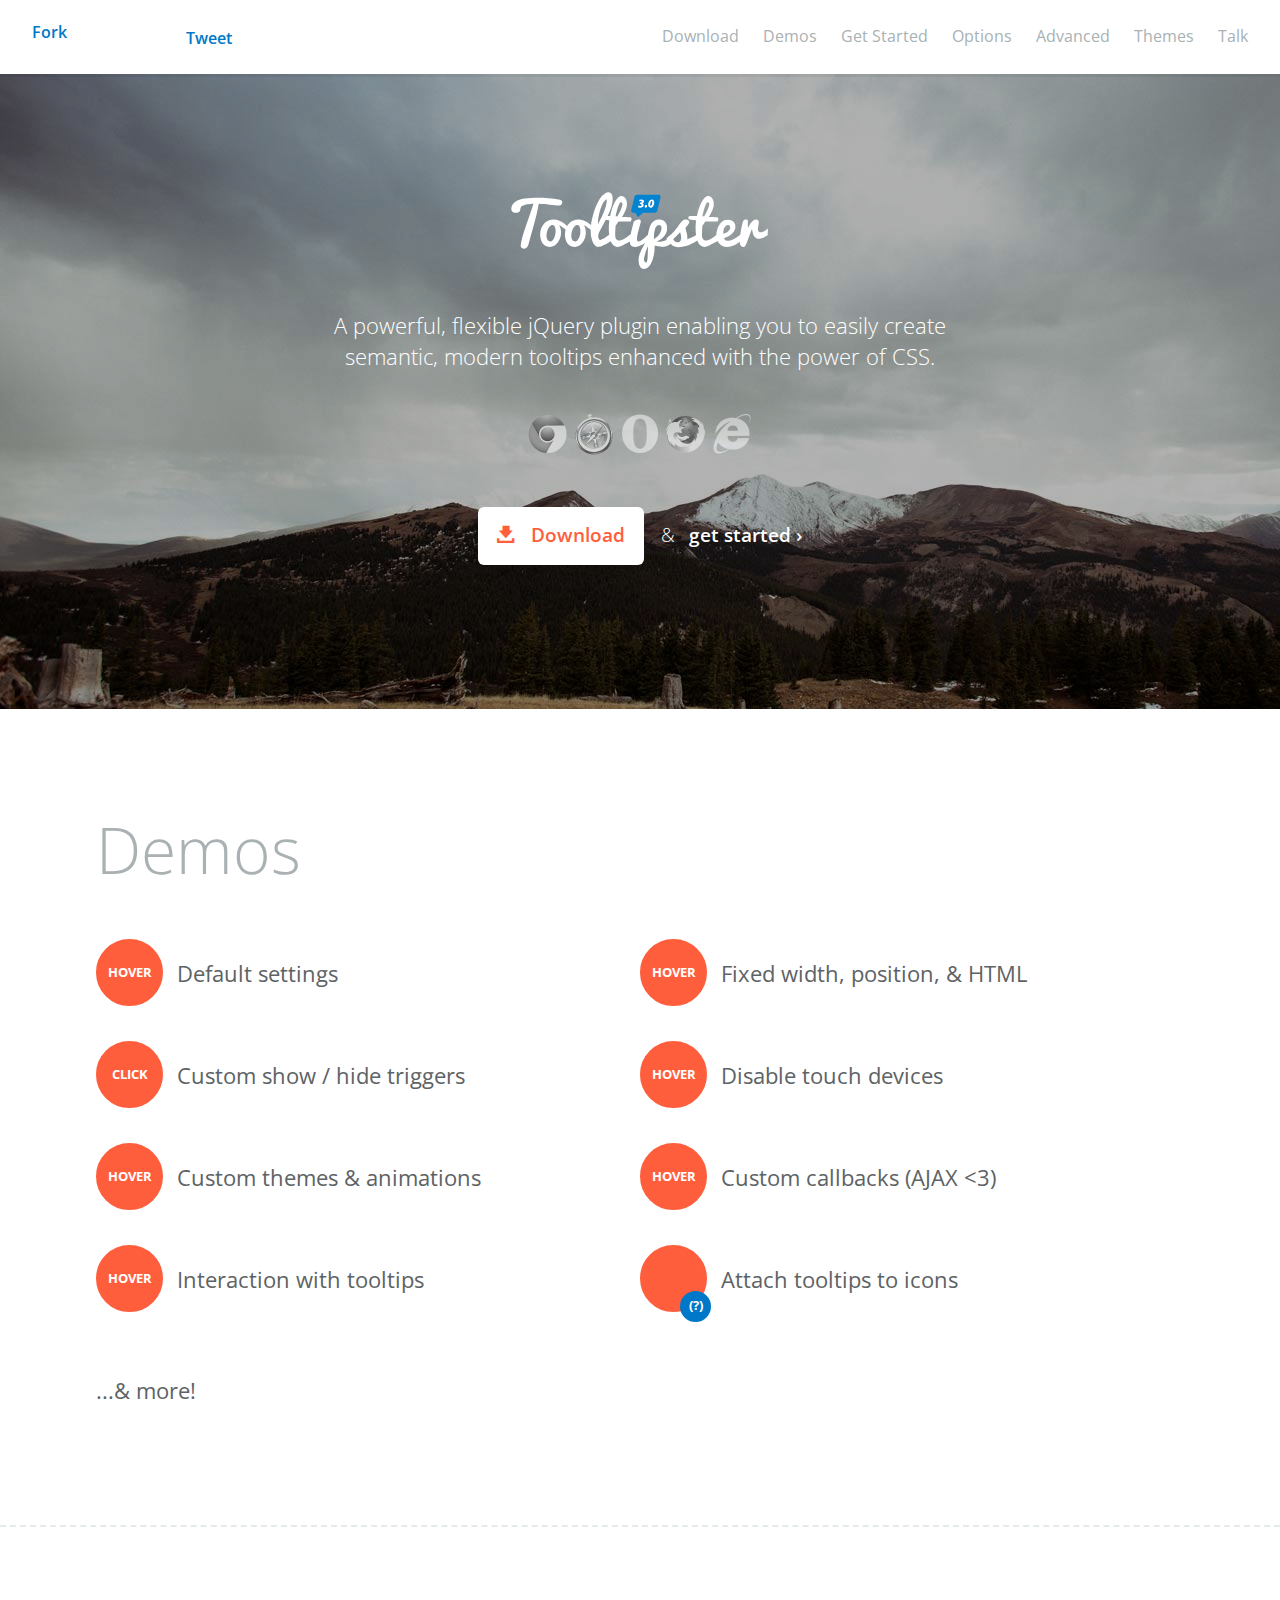
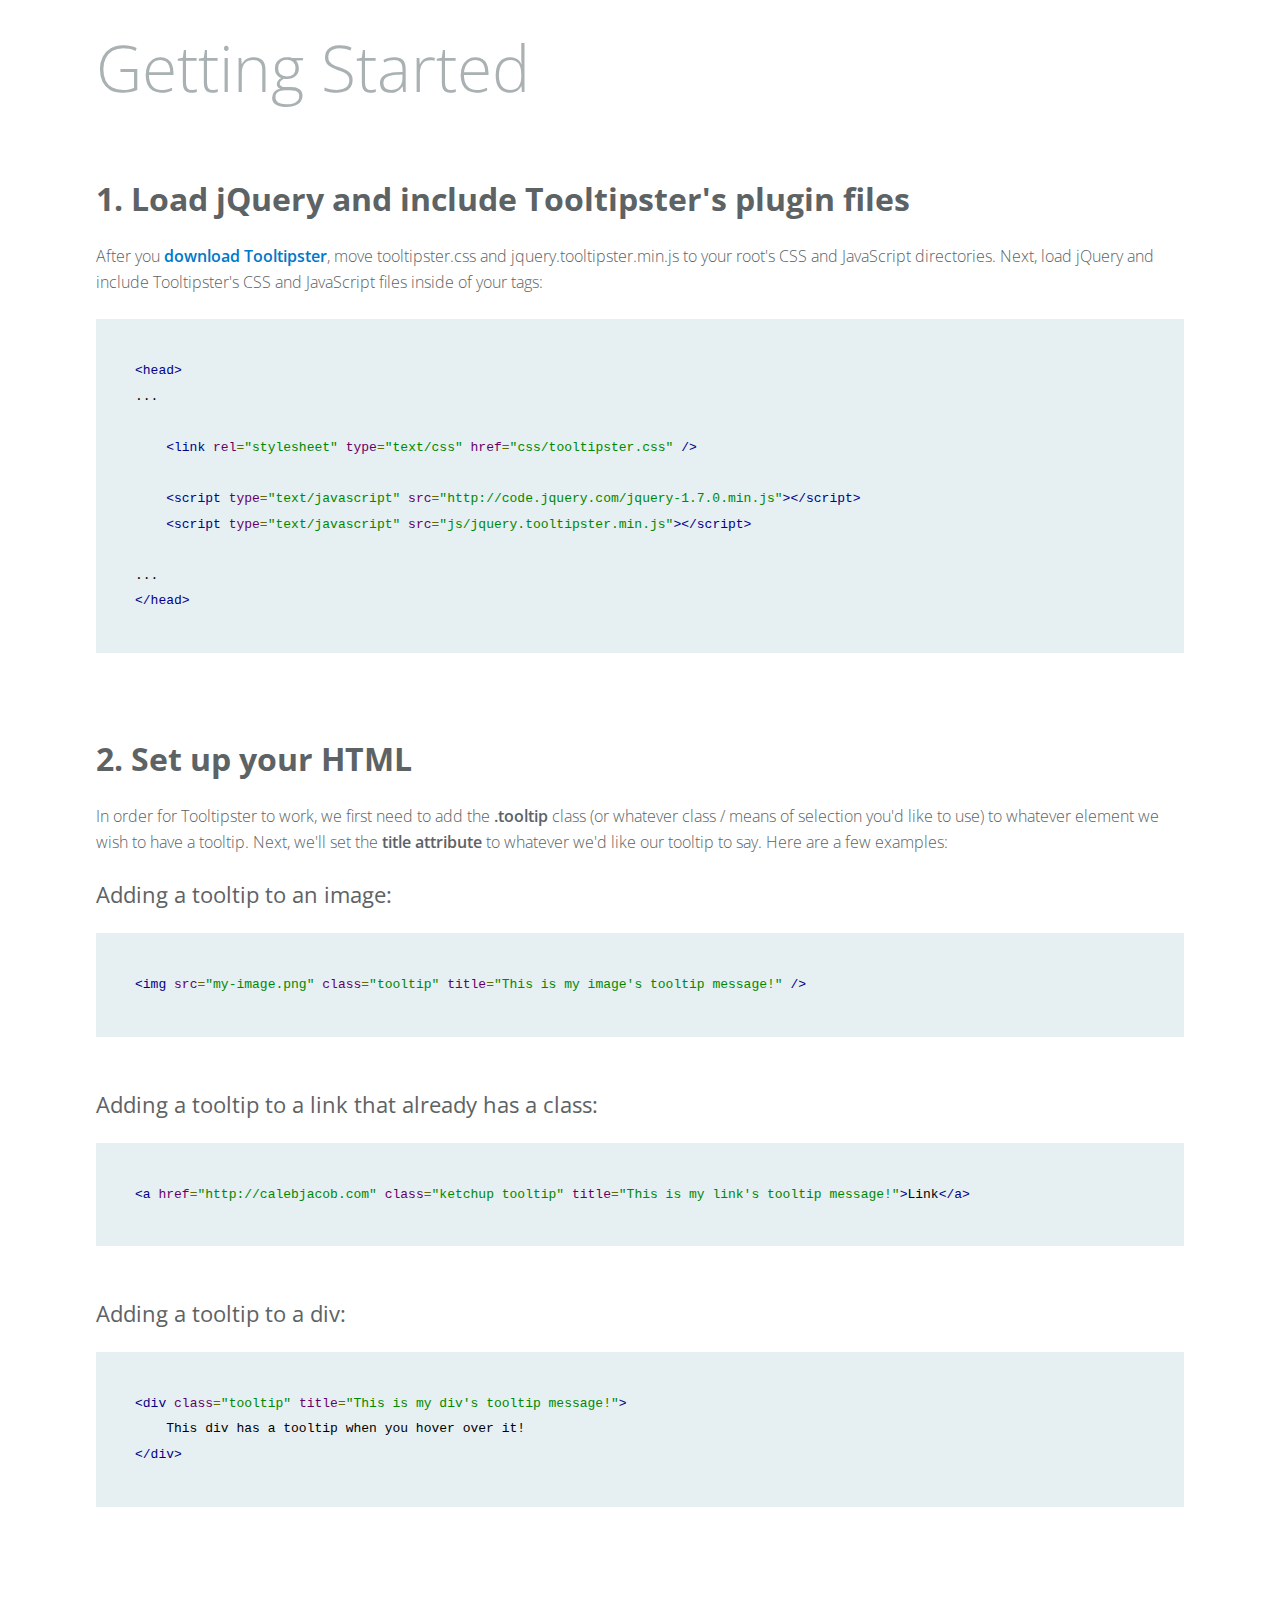
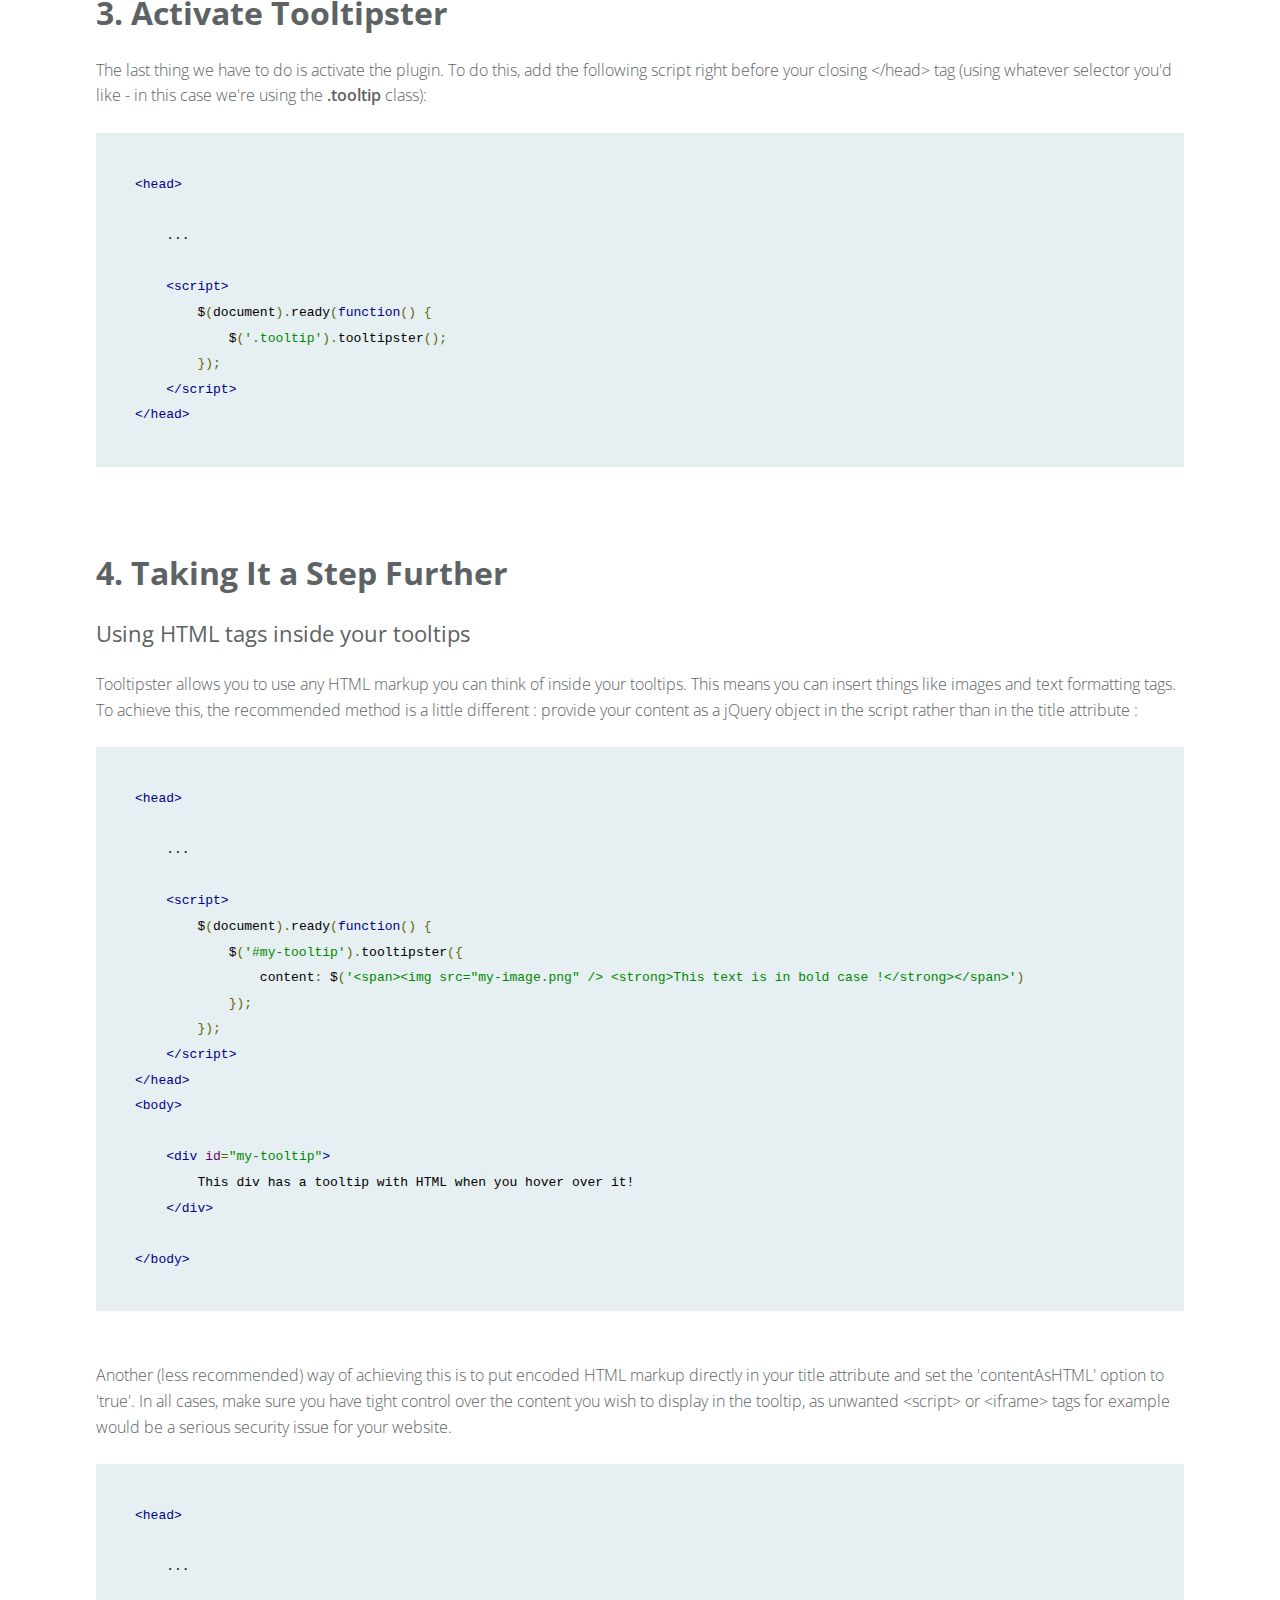
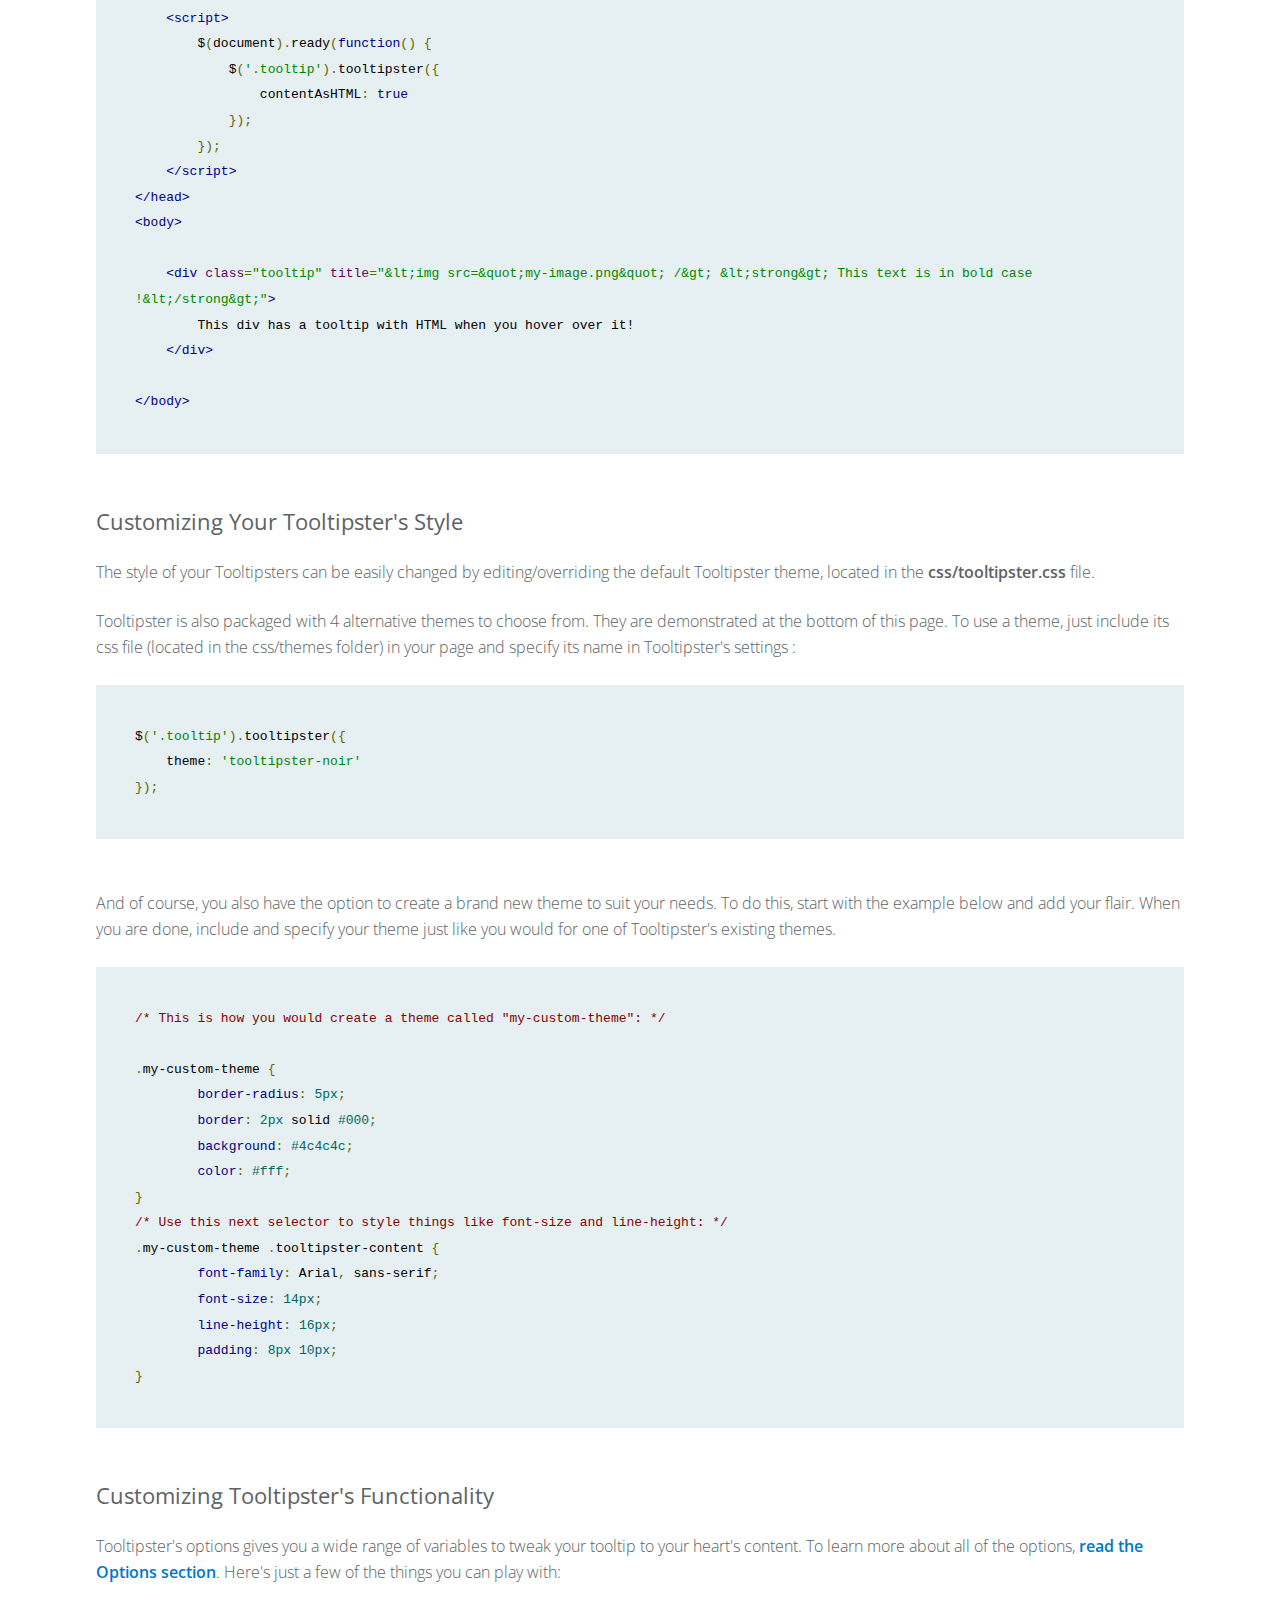
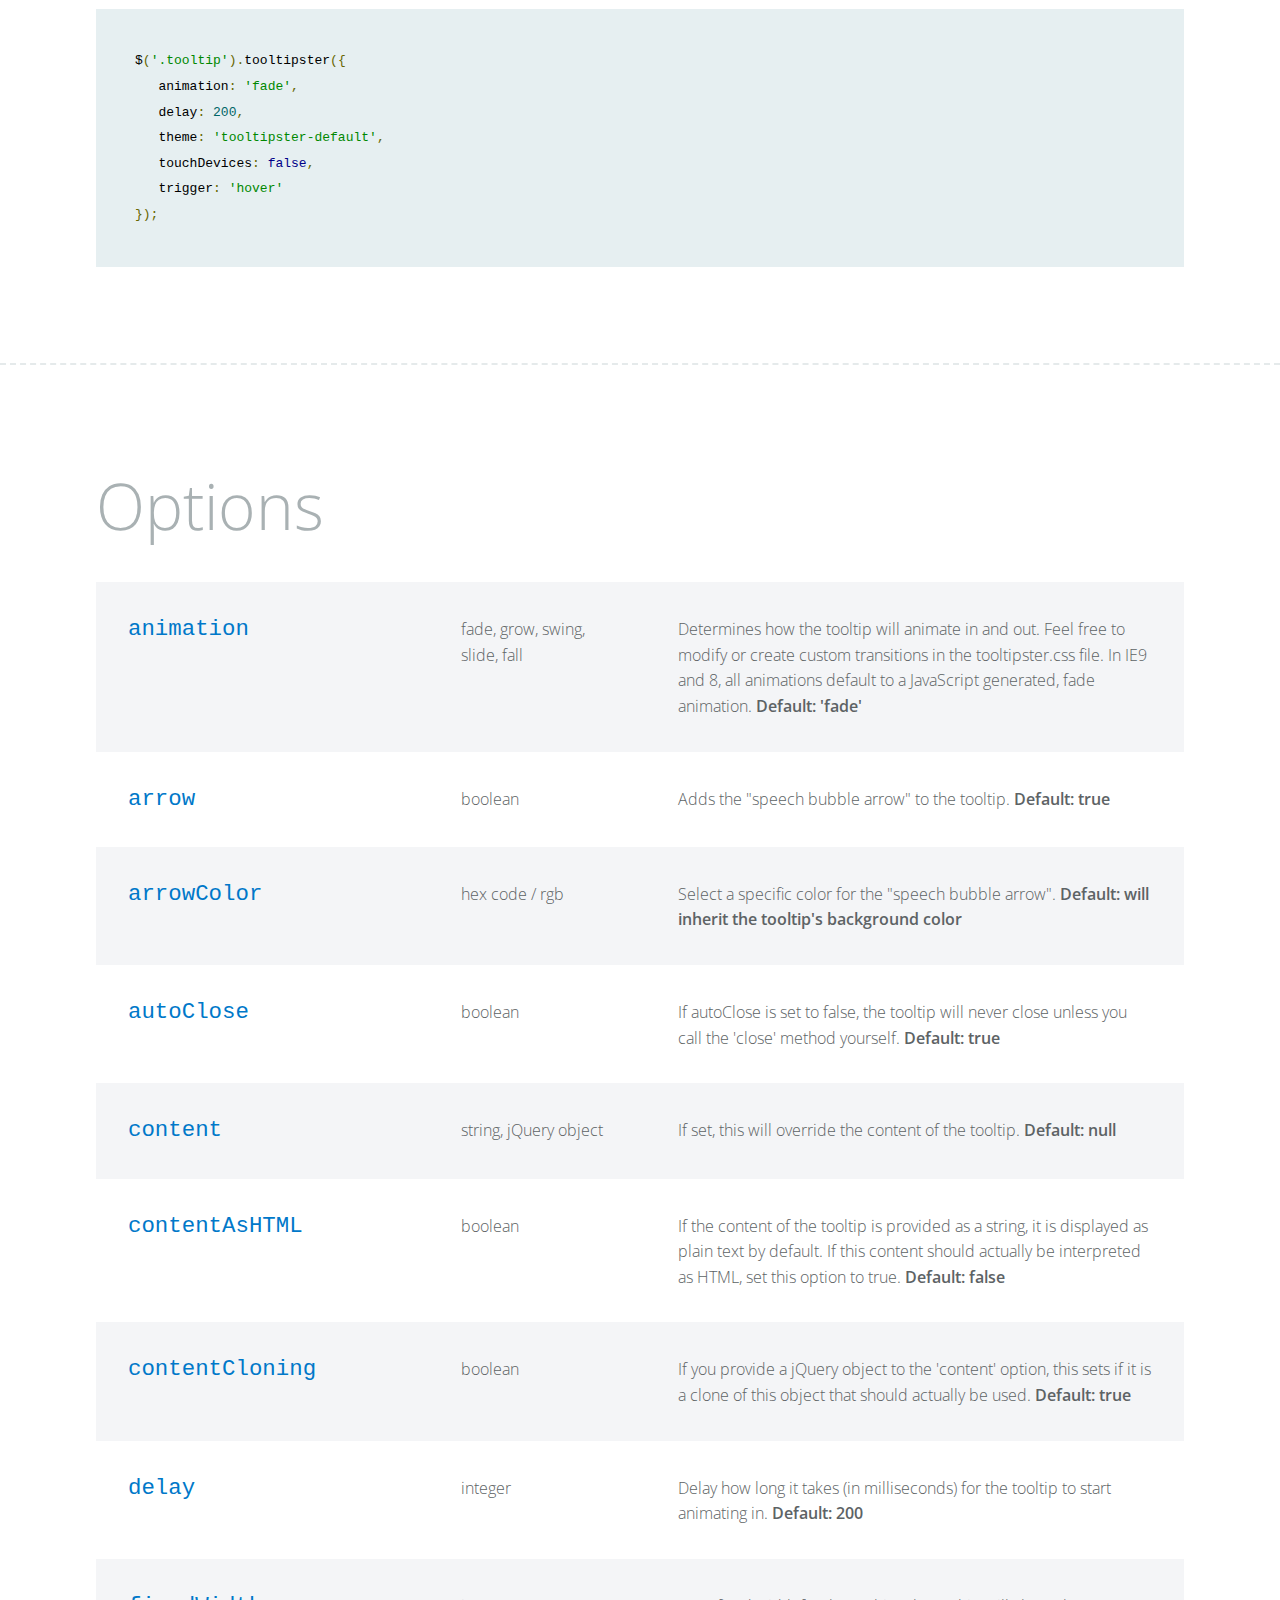
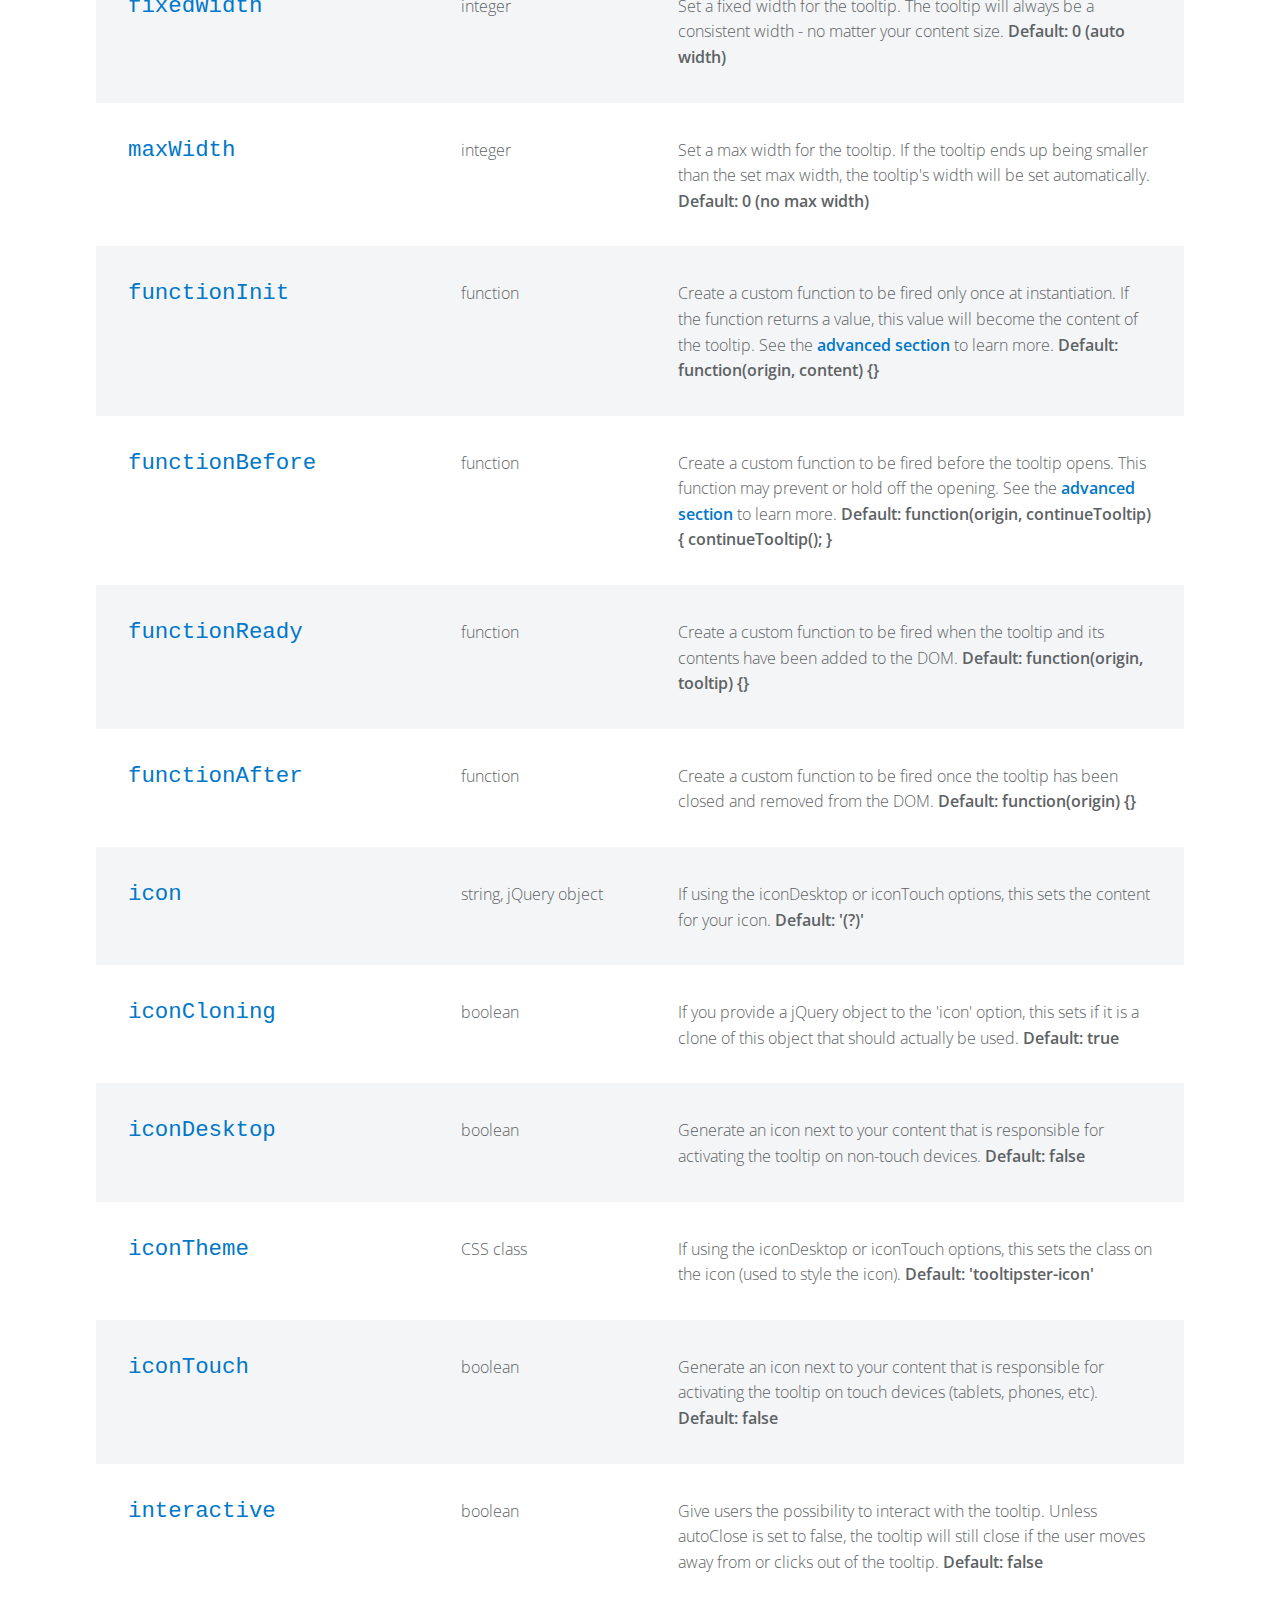
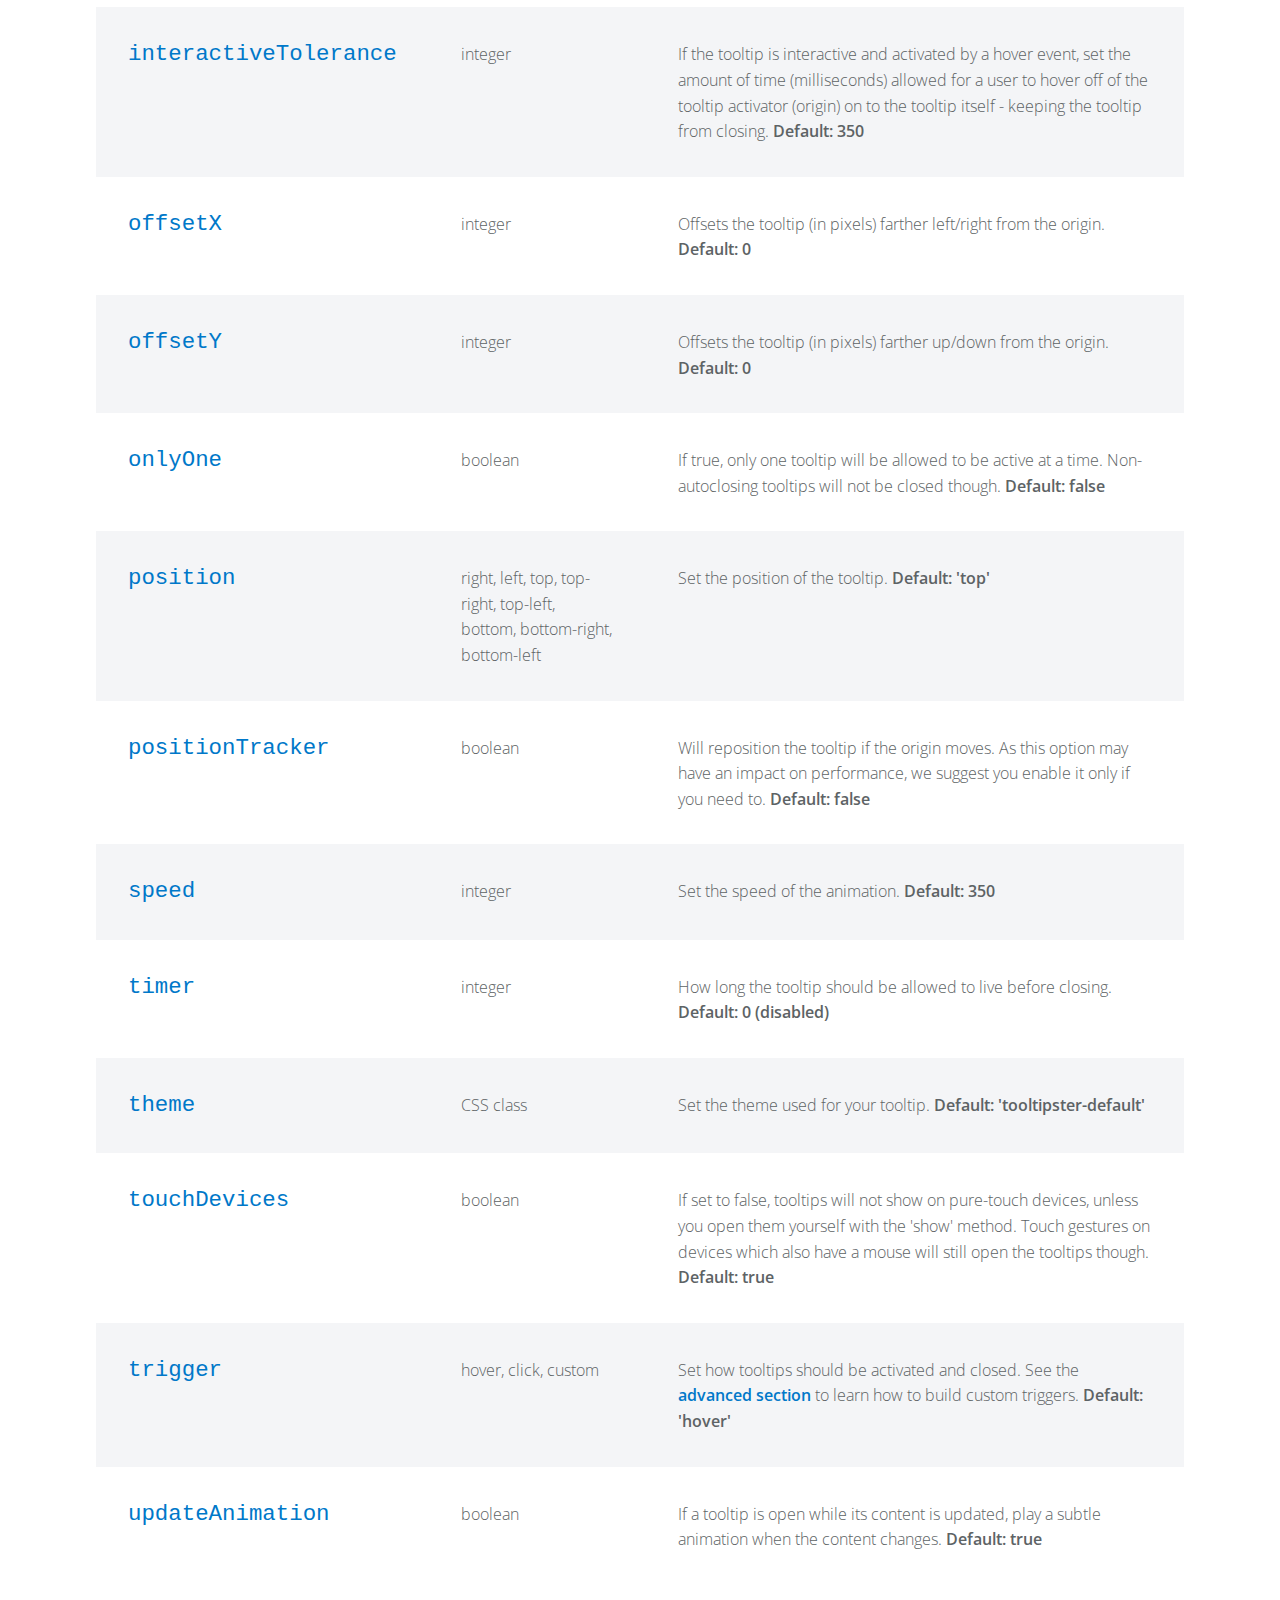
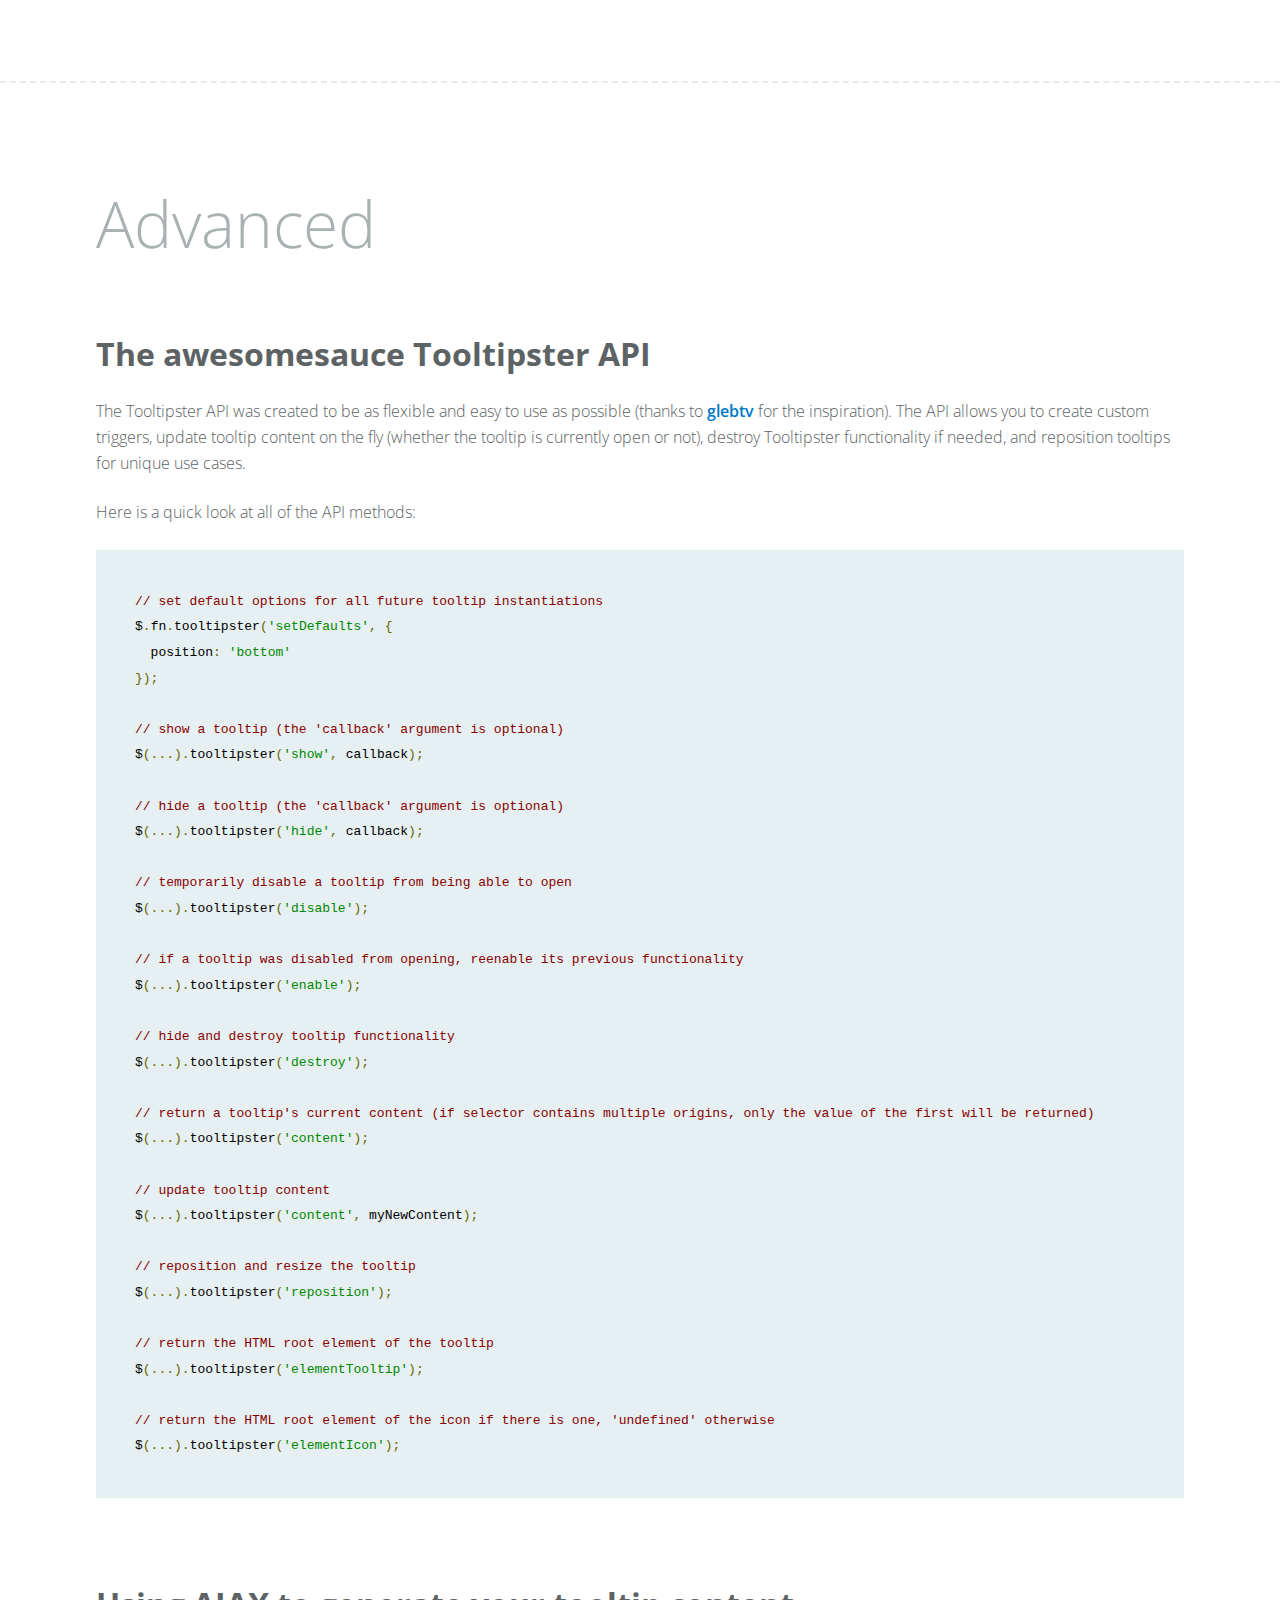
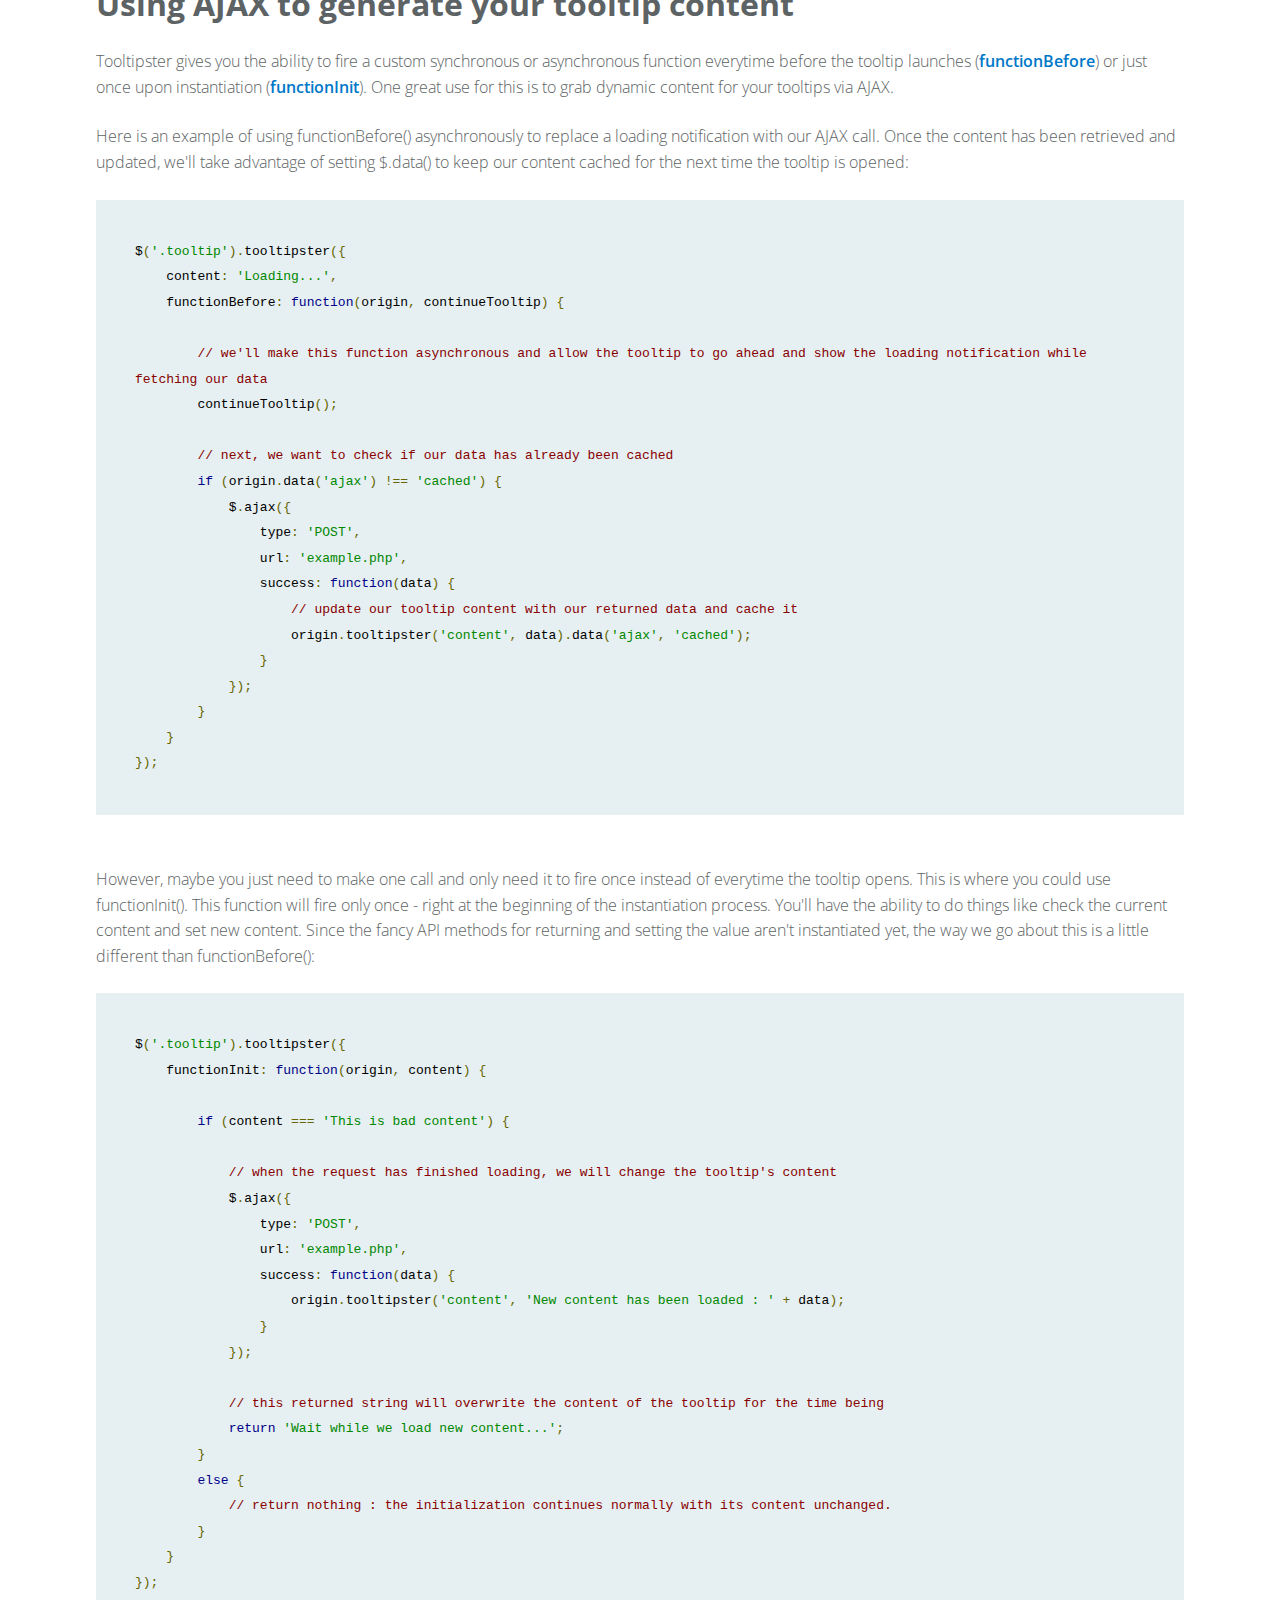
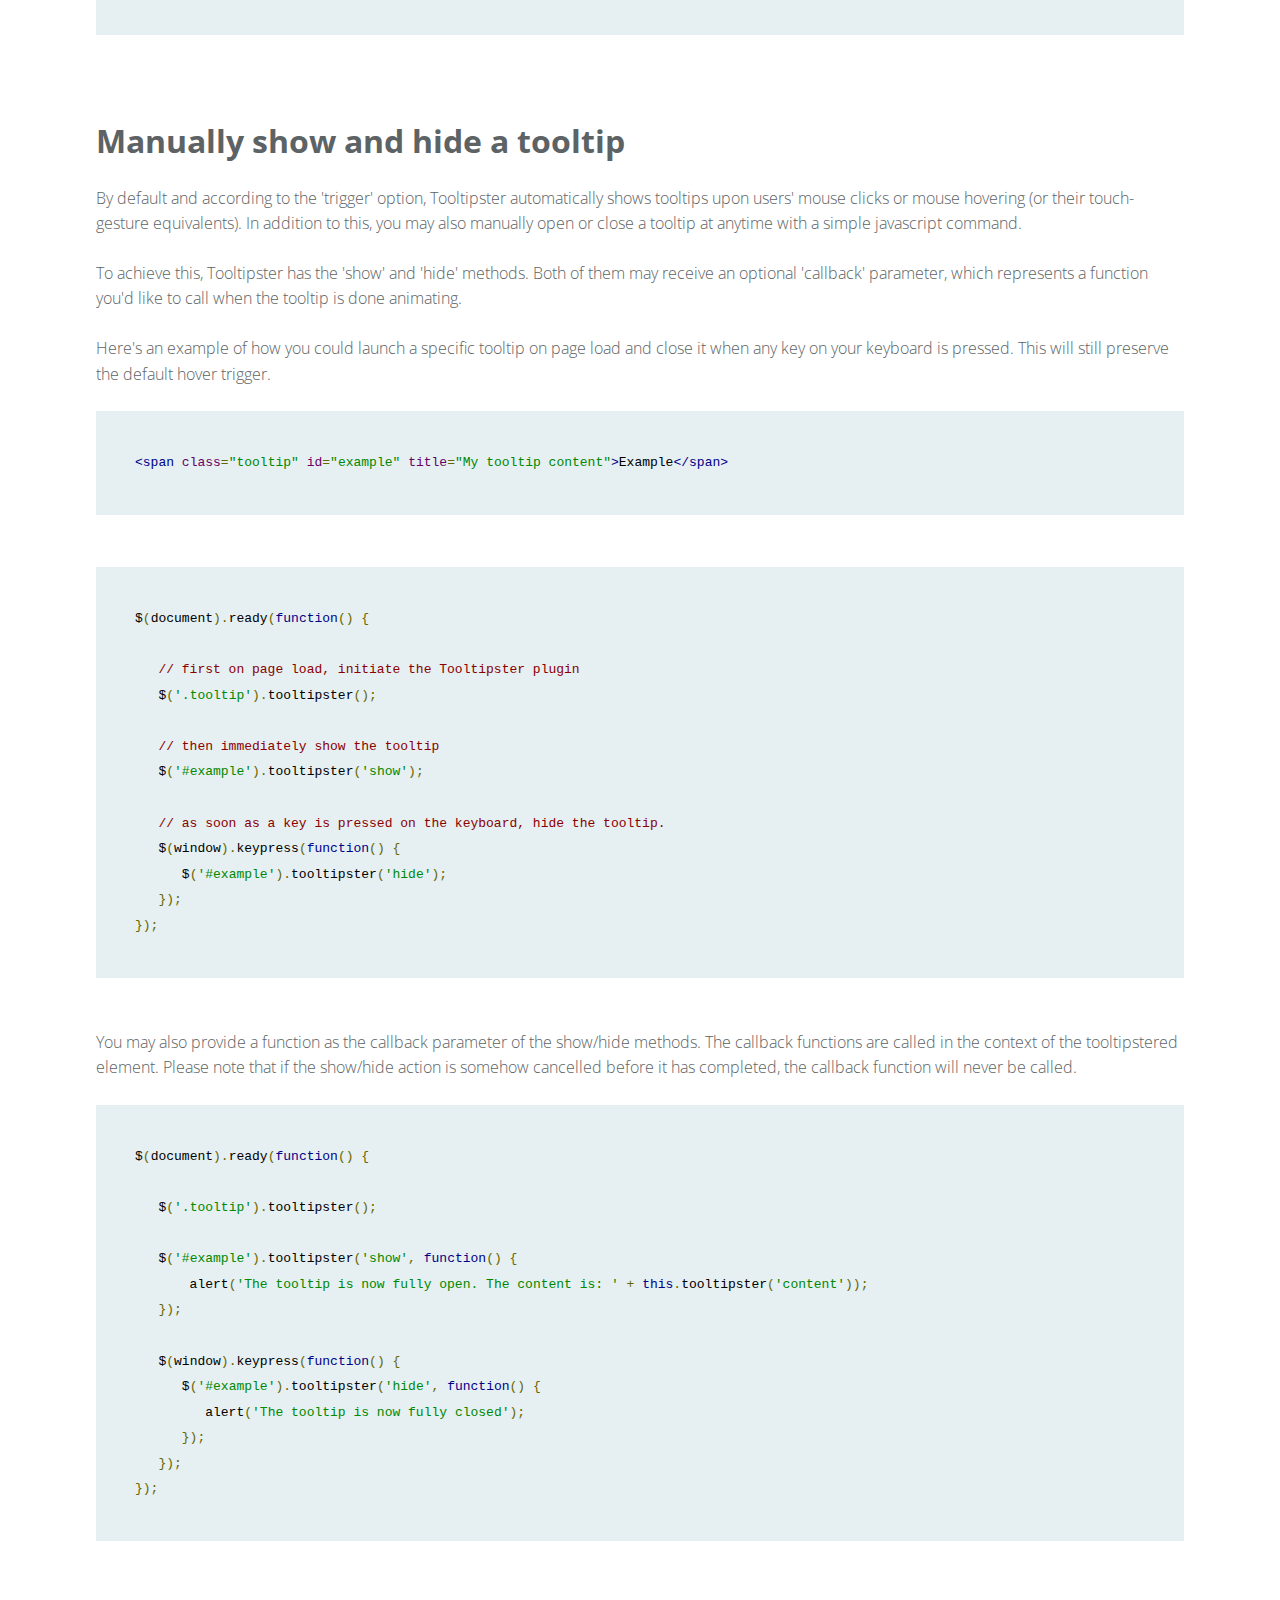
<file: js/tooltipster-master/index.html>
<!DOCTYPE html>
<html lang="en">
<head>
	<title>Tooltipster - The jQuery Tooltip Plugin</title>
	<meta charset="UTF-8" />
	<meta name="viewport" content="width=device-width, initial-scale=1, maximum-scale=1.0, user-scalable=no">
	<meta name="description" content="Tooltipster is a powerful, flexible jQuery plugin enabling you to easily create clean, HTML5 validated tooltips." />
	<meta property="og:title" content="Tooltipster" />
	<meta property="og:type" content="website" />
	<meta property="og:url" content="index.html" />
	<meta property="og:image" content="images/social.jpg" />
	<meta property="og:site_name" content="Tooltipster - The jQuery Tooltip Plugin" />
	<meta property="og:description" content="Tooltipster is a powerful, flexible jQuery plugin enabling you to easily create clean, HTML5 validated tooltips." />
	<html itemscope itemtype="http://schema.org/CreativeWork">
	<meta itemprop="name" content="Tooltipster - The jQuery Tooltip Plugin">
	<meta itemprop="description" content="Tooltipster is a powerful, flexible jQuery plugin enabling you to easily create clean, HTML5 validated tooltips.">
	<meta itemprop="image" content="images/social.jpg">
	<link rel="icon" type="image/png" href="images/favicon.png" />
	<link rel="image_src" href="images/social.jpg" / >
	
	<link rel="stylesheet" type="text/css" href="doc/css/reset.css" />
	<link rel="stylesheet" type="text/css" href="doc/css/prettify.css" />
	<link rel="stylesheet" type="text/css" href="doc/css/style.css" />
	<link rel="stylesheet" type="text/css" href="css/tooltipster.css" />
	<link rel="stylesheet" type="text/css" href="css/themes/tooltipster-light.css" />
	<link rel="stylesheet" type="text/css" href="css/themes/tooltipster-noir.css" />
	<link rel="stylesheet" type="text/css" href="css/themes/tooltipster-punk.css" />
	<link rel="stylesheet" type="text/css" href="css/themes/tooltipster-shadow.css" />
	
	<script type="text/javascript" src="//ajax.googleapis.com/ajax/libs/jquery/1.7.0/jquery.min.js"></script>
	<script type="text/javascript" src="doc/js/jquery.jgfeed.js"></script>
	<script type="text/javascript" src="doc/js/prettify.js"></script>
	<script type="text/javascript" src="doc/js/lang-css.js"></script>
	<script type="text/javascript" src="doc/js/scripts.js"></script>
	<script type="text/javascript" src="js/jquery.tooltipster.js"></script>
	
	<!--[if lt IE 9]>
		<script src="http://html5shiv.googlecode.com/svn/trunk/html5.js"></script>
	<![endif]-->
</head>
<body>
	
	<div id="background">
		<img src="doc/images/large-background.jpg" />
	</div>
	<div id="wrapper">
		<section id="welcome">
			<img src="doc/images/tooltipster.svg" alt="Tooltipster" id="tooltipster" />
			<h1>A powerful, flexible jQuery plugin enabling you to easily create semantic, modern tooltips enhanced with the power of CSS.</h1>
			<ul id="browser-support">
				<li>
					<img src="doc/images/browser-chrome.png" alt="Chrome" class="tooltip" title="Chrome Support" />
				</li>
				<li>
					<img src="doc/images/browser-safari.png" alt="Safari" class="tooltip" title="Safari Support" />
				</li>
				<li>
					<img src="doc/images/browser-opera.png" alt="Opera" class="tooltip" title="Opera Support" />
				</li>
				<li>
					<img src="doc/images/browser-firefox.png" alt="FireFox" class="tooltip" title="FireFox Support" />
				</li>
				<li>
					<img src="doc/images/browser-ie.png" alt="Internet Explorer" class="tooltip" title="IE10, IE9, &amp; IE8 Support + Graceful Degradation" />
				</li>
			</ul>
			<div id="download">
				<a href="https://github.com/iamceege/tooltipster/archive/master.zip" class="button alt">Download</a> <span style="padding-right: 0.5em;">&amp;</span> <a href="#demos" class="white">get started &rsaquo;</a>
			</div>
		</section>
		
		<section id="demos">
			<h2>Demos</h2>
			<ul>
				<li>
					<span id="demo-default" title="Hi! This is a tooltip.">Hover</span> Default settings
				</li>
				<li>
					<span id="demo-html">Hover</span> Fixed width, position, &amp; HTML
				</li>
				<li>
					<span id="demo-events" title="Press any key on your keyboard or click anywhere in the page to close this">Click</span> Custom show / hide triggers
				</li>
				<li>
					<span id="demo-touch" title="I would have never been born on a touch device :'(">Hover</span> Disable touch devices
				</li>
				<li>
					<span id="demo-theme" title="Build custom themes and CSS powered animations!">Hover</span> Custom themes &amp; animations
				</li>
				<li>
					<span id="demo-callback" title="This will be populated by AJAX.">Hover</span> Custom callbacks (AJAX <3)
				</li>
				<li>
					<span id="demo-interact" title="Try clicking &lt;a href='http://google.com/' target='_blank'&gt;this link&lt;/a&gt;">Hover</span> Interaction with tooltips
				</li>
				<li>
					<span id="demo-icon" title="Use separate icons to launch your tooltips on either desktops or touch devices - or both!"></span> Attach tooltips to icons
				</li>
				<li>...&amp; more!</li>
			</ul>
		</section>
		
		<section id="getting-started">
			<h2>Getting Started</h2>
			<h3>1. Load jQuery and include Tooltipster's plugin files</h3>
			<p>After you <a href="https://github.com/iamceege/tooltipster/archive/master.zip">download Tooltipster</a>, move tooltipster.css and jquery.tooltipster.min.js to your root's CSS and JavaScript directories. Next, load jQuery and include Tooltipster's CSS and JavaScript files inside of your  tags:</p>
<pre class="prettyprint">
&lt;head&#62;
...

    &lt;link rel="stylesheet" type="text/css" href="css/tooltipster.css" /&#62;

    &lt;script type="text/javascript" src="http://code.jquery.com/jquery-1.7.0.min.js"&#62;&lt;/script&#62;
    &lt;script type="text/javascript" src="js/jquery.tooltipster.min.js"&#62;&lt;/script&#62;

...
&lt;/head&#62;
</pre>
			<h3>2. Set up your HTML</h3>
			<p>In order for Tooltipster to work, we first need to add the <strong>.tooltip</strong> class (or whatever class / means of selection you'd like to use) to whatever element we wish to have a tooltip. Next, we'll set the <strong>title attribute</strong> to whatever we'd like our tooltip to say. Here are a few examples:</p>
			<h4>Adding a tooltip to an image:</h4>
			<pre class="prettyprint">
&lt;img src="my-image.png" class="tooltip" title="This is my image's tooltip message!" /&#62;</pre>
			<h4>Adding a tooltip to a link that already has a class:</h4>
			<pre class="prettyprint">
&lt;a href="http://calebjacob.com" class="ketchup tooltip" title="This is my link's tooltip message!"&#62;Link&lt;/a&#62;</pre>
			<h4>Adding a tooltip to a div:</h4>
			<pre class="prettyprint">
&lt;div class="tooltip" title="This is my div's tooltip message!"&#62; 
    This div has a tooltip when you hover over it!
&lt;/div&#62;</pre>
			
			<h3>3. Activate Tooltipster</h3>
			<p>The last thing we have to do is activate the plugin. To do this, add the following script right before your closing &lt;/head&#62; tag (using whatever selector you'd like - in this case we're using the <strong>.tooltip</strong> class):</p>
			<pre class="prettyprint">
&lt;head&#62;

    ...

    &lt;script&#62;
        $(document).ready(function() {
            $('.tooltip').tooltipster();
        });
    &lt;/script&#62;
&lt;/head&#62;</pre>
			
			<h3>4. Taking It a Step Further</h3>
			<h4>Using HTML tags inside your tooltips</h4>
			<p>Tooltipster allows you to use any HTML markup you can think of inside your tooltips. This means you can insert things like images and text formatting tags. To achieve this, the recommended method is a little different : provide your content as a jQuery object in the script rather than in the title attribute :</p>
			<pre class="prettyprint">
&lt;head&#62;

    ...

    &lt;script&#62;
        $(document).ready(function() {
            $('#my-tooltip').tooltipster({
                content: $('&lt;span&gt;&lt;img src="my-image.png" /&gt; &lt;strong&gt;This text is in bold case !&lt;/strong&gt;&lt;/span&gt;')
            });
        });
    &lt;/script&#62;
&lt;/head&#62;
&lt;body&#62;
    
    &lt;div id="my-tooltip"&#62; 
        This div has a tooltip with HTML when you hover over it!
    &lt;/div&#62;
	
&lt;/body&#62;</pre>

			<p>Another (less recommended) way of achieving this is to put encoded HTML markup directly in your title attribute and set the 'contentAsHTML' option to 'true'. In all cases, make sure you have tight control over the content you wish to display in the tooltip, as unwanted &lt;script&gt; or &lt;iframe&gt; tags for example would be a serious security issue for your website.</p>

			<pre class="prettyprint">
&lt;head&#62;

    ...

    &lt;script&#62;
        $(document).ready(function() {
            $('.tooltip').tooltipster({
                contentAsHTML: true
            });
        });
    &lt;/script&#62;
&lt;/head&#62;
&lt;body&#62;
    
    &lt;div class="tooltip" title="&amp;lt;img src=&amp;quot;my-image.png&amp;quot; /&amp;gt; &amp;lt;strong&amp;gt; This text is in bold case !&amp;lt;/strong&amp;gt;"&gt; 
        This div has a tooltip with HTML when you hover over it!
    &lt;/div&#62;
	
&lt;/body&#62;</pre>
			
			<h4>Customizing Your Tooltipster's Style</h4>
			<p>The style of your Tooltipsters can be easily changed by editing/overriding the default Tooltipster theme, located in the <strong>css/tooltipster.css</strong> file.</p>
			<p>Tooltipster is also packaged with 4 alternative themes to choose from. They are demonstrated at the bottom of this page. To use a theme, just include its css file (located in the css/themes folder) in your page and specify its name in Tooltipster's settings :</p>
			<pre class="prettyprint">
$('.tooltip').tooltipster({
    theme: 'tooltipster-noir'
});</pre>
			<p>And of course, you also have the option to create a brand new theme to suit your needs. To do this, start with the example below and add your flair. When you are done, include and specify your theme just like you would for one of Tooltipster's existing themes.</p>
			<pre class="prettyprint lang-css">
/* This is how you would create a theme called "my-custom-theme": */

.my-custom-theme {
	border-radius: 5px; 
	border: 2px solid #000;
	background: #4c4c4c;
	color: #fff;
}
/* Use this next selector to style things like font-size and line-height: */
.my-custom-theme .tooltipster-content {
	font-family: Arial, sans-serif;
	font-size: 14px;
	line-height: 16px;
	padding: 8px 10px;
}</pre>
			
			<h4>Customizing Tooltipster's Functionality</h4>
			<p>Tooltipster's options gives you a wide range of variables to tweak your tooltip to your heart's content. To learn more about all of the options, <a href="#options">read the Options section</a>. Here's just a few of the things you can play with:</p>
			<pre class="prettyprint">
$('.tooltip').tooltipster({
   animation: 'fade',
   delay: 200,
   theme: 'tooltipster-default',
   touchDevices: false,
   trigger: 'hover'
});</pre>
		</section>
		
		<section id="options">
			<h2>Options</h2>
			<table border="0" cellpadding="0" cellspacing="0">
				<tr>
					<td><h4>animation</h4></td>
					<td>fade, grow, swing, slide, fall</td>
					<td>Determines how the tooltip will animate in and out. Feel free to modify or create custom transitions in the tooltipster.css file. In IE9 and 8, all animations default to a JavaScript generated, fade animation. <strong>Default: 'fade'</strong></td>
				</tr>
				<tr>
					<td><h4>arrow</h4></td>
					<td>boolean</td>
					<td>Adds the "speech bubble arrow" to the tooltip. <strong>Default: true</strong></td>
				</tr>
				<tr>
					<td><h4>arrowColor</h4></td>
					<td>hex code / rgb</td>
					<td>Select a specific color for the "speech bubble arrow". <strong>Default: will inherit the tooltip's background color</strong></td>
				</tr>
				<tr>
					<td><h4>autoClose</h4></td>
					<td>boolean</td>
					<td>If autoClose is set to false, the tooltip will never close unless you call the 'close' method yourself. <strong>Default: true</strong></td>
				</tr>
				<tr>
					<td><h4>content</h4></td>
					<td>string, jQuery object</td>
					<td>If set, this will override the content of the tooltip. <strong>Default: null</strong></td>
				</tr>
				<tr>
					<td><h4>contentAsHTML</h4></td>
					<td>boolean</td>
					<td>If the content of the tooltip is provided as a string, it is displayed as plain text by default. If this content should actually be interpreted as HTML, set this option to true. <strong>Default: false</strong></td>
				</tr>
				<tr>
					<td><h4>contentCloning</h4></td>
					<td>boolean</td>
					<td>If you provide a jQuery object to the 'content' option, this sets if it is a clone of this object that should actually be used. <strong>Default: true</strong></td>
				</tr>
				<tr>
					<td><h4>delay</h4></td>
					<td>integer</td>
					<td>Delay how long it takes (in milliseconds) for the tooltip to start animating in. <strong>Default: 200</strong></td>
				</tr>
				<tr>
					<td><h4>fixedWidth</h4></td>
					<td>integer</td>
					<td>Set a fixed width for the tooltip. The tooltip will always be a consistent width - no matter your content size. <strong>Default: 0 (auto width)</strong></td>
				</tr>
				<tr>
					<td><h4>maxWidth</h4></td>
					<td>integer</td>
					<td>Set a max width for the tooltip. If the tooltip ends up being smaller than the set max width, the tooltip's width will be set automatically. <strong>Default: 0 (no max width)</strong></td>
				</tr>
				<tr>
					<td><h4>functionInit</h4></td>
					<td>function</td>
					<td>Create a custom function to be fired only once at instantiation. If the function returns a value, this value will become the content of the tooltip. See the <a href="#advanced">advanced section</a> to learn more. <strong>Default: function(origin, content) {}</strong></td>
				</tr>
				<tr>
					<td><h4>functionBefore</h4></td>
					<td>function</td>
					<td>Create a custom function to be fired before the tooltip opens. This function may prevent or hold off the opening. See the <a href="#advanced">advanced section</a> to learn more. <strong>Default: function(origin, continueTooltip) { continueTooltip(); }</strong></td>
				</tr>
				<tr>
					<td><h4>functionReady</h4></td>
					<td>function</td>
					<td>Create a custom function to be fired when the tooltip and its contents have been added to the DOM. <strong>Default: function(origin, tooltip) {}</strong></td>
				</tr>
				<tr>
					<td><h4>functionAfter</h4></td>
					<td>function</td>
					<td>Create a custom function to be fired once the tooltip has been closed and removed from the DOM. <strong>Default: function(origin) {}</strong></td>
				</tr>
				<tr>
					<td><h4>icon</h4></td>
					<td>string, jQuery object</td>
					<td>If using the iconDesktop or iconTouch options, this sets the content for your icon. <strong>Default: '(?)'</strong></td>
				</tr>
				<tr>
					<td><h4>iconCloning</h4></td>
					<td>boolean</td>
					<td>If you provide a jQuery object to the 'icon' option, this sets if it is a clone of this object that should actually be used. <strong>Default: true</strong></td>
				</tr>
				<tr>
					<td><h4>iconDesktop</h4></td>
					<td>boolean</td>
					<td>Generate an icon next to your content that is responsible for activating the tooltip on non-touch devices. <strong>Default: false</strong></td>
				</tr>
				<tr>
					<td><h4>iconTheme</h4></td>
					<td>CSS class</td>
					<td>If using the iconDesktop or iconTouch options, this sets the class on the icon (used to style the icon). <strong>Default: 'tooltipster-icon'</strong></td>
				</tr>
				<tr>
					<td><h4>iconTouch</h4></td>
					<td>boolean</td>
					<td>Generate an icon next to your content that is responsible for activating the tooltip on touch devices (tablets, phones, etc). <strong>Default: false</strong></td>
				</tr>
				<tr>
					<td><h4>interactive</h4></td>
					<td>boolean</td>
					<td>Give users the possibility to interact with the tooltip. Unless autoClose is set to false, the tooltip will still close if the user moves away from or clicks out of the tooltip. <strong>Default: false</strong></td>
				</tr>
				<tr>
					<td><h4>interactiveTolerance</h4></td>
					<td>integer</td>
					<td>If the tooltip is interactive and activated by a hover event, set the amount of time (milliseconds) allowed for a user to hover off of the tooltip activator (origin) on to the tooltip itself - keeping the tooltip from closing. <strong>Default: 350</strong></td>
				</tr>
				<tr>
					<td><h4>offsetX</h4></td>
					<td>integer</td>
					<td>Offsets the tooltip (in pixels) farther left/right from the origin. <strong>Default: 0</strong></td>
				</tr>
				<tr>
					<td><h4>offsetY</h4></td>
					<td>integer</td>
					<td>Offsets the tooltip (in pixels) farther up/down from the origin. <strong>Default: 0</strong></td>
				</tr>
				<tr>
					<td><h4>onlyOne</h4></td>
					<td>boolean</td>
					<td>If true, only one tooltip will be allowed to be active at a time. Non-autoclosing tooltips will not be closed though. <strong>Default: false</strong></td>
				</tr>
				<tr>
					<td><h4>position</h4></td>
					<td>right, left, top, top-right, top-left, bottom, bottom-right, bottom-left</td>
					<td>Set the position of the tooltip. <strong>Default: 'top'</strong></td>
				</tr>
				<tr>
					<td><h4>positionTracker</h4></td>
					<td>boolean</td>
					<td>Will reposition the tooltip if the origin moves. As this option may have an impact on performance, we suggest you enable it only if you need to. <strong>Default: false</strong></td>
				</tr>
				<tr>
					<td><h4>speed</h4></td>
					<td>integer</td>
					<td>Set the speed of the animation. <strong>Default: 350</strong></td>
				</tr>
				<tr>
					<td><h4>timer</h4></td>
					<td>integer</td>
					<td>How long the tooltip should be allowed to live before closing. <strong>Default: 0 (disabled)</strong></td>
				</tr>
				<tr>
					<td><h4>theme</h4></td>
					<td>CSS class</td>
					<td>Set the theme used for your tooltip. <strong>Default: 'tooltipster-default'</strong></td>
				</tr>
				<tr>
					<td><h4>touchDevices</h4></td>
					<td>boolean</td>
					<td>If set to false, tooltips will not show on pure-touch devices, unless you open them yourself with the 'show' method. Touch gestures on devices which also have a mouse will still open the tooltips though. <strong>Default: true</strong></td>
				</tr>
				<tr>
					<td><h4>trigger</h4></td>
					<td>hover, click, custom</td>
					<td>Set how tooltips should be activated and closed. See the <a href="#advanced">advanced section</a> to learn how to build custom triggers. <strong>Default: 'hover'</strong></td>
				</tr>
				<tr>
					<td><h4>updateAnimation</h4></td>
					<td>boolean</td>
					<td>If a tooltip is open while its content is updated, play a subtle animation when the content changes. <strong>Default: true</strong></td>
				</tr>
			</table>
		</section>
		
		<section id="advanced">
			<h2>Advanced</h2>
			
			<h3>The awesomesauce Tooltipster API</h3>
			<p>The Tooltipster API was created to be as flexible and easy to use as possible (thanks to <a href="https://github.com/glebtv">glebtv</a> for the inspiration). The API allows you to create custom triggers, update tooltip content on the fly (whether the tooltip is currently open or not), destroy Tooltipster functionality if needed, and reposition tooltips for unique use cases.</p>
			<p>Here is a quick look at all of the API methods:</p>
			<pre class="prettyprint">
// set default options for all future tooltip instantiations
$.fn.tooltipster('setDefaults', {
  position: 'bottom'
});

// show a tooltip (the 'callback' argument is optional)
$(...).tooltipster('show', callback);

// hide a tooltip (the 'callback' argument is optional)
$(...).tooltipster('hide', callback);

// temporarily disable a tooltip from being able to open
$(...).tooltipster('disable');

// if a tooltip was disabled from opening, reenable its previous functionality
$(...).tooltipster('enable');

// hide and destroy tooltip functionality
$(...).tooltipster('destroy');

// return a tooltip's current content (if selector contains multiple origins, only the value of the first will be returned)
$(...).tooltipster('content');

// update tooltip content
$(...).tooltipster('content', myNewContent);

// reposition and resize the tooltip
$(...).tooltipster('reposition');

// return the HTML root element of the tooltip
$(...).tooltipster('elementTooltip');

// return the HTML root element of the icon if there is one, 'undefined' otherwise
$(...).tooltipster('elementIcon');</pre>
			
			<h3>Using AJAX to generate your tooltip content</h3>
			<p>Tooltipster gives you the ability to fire a custom synchronous or asynchronous function everytime before the tooltip launches (<a href="#functionBeforeExample">functionBefore</a>) or just once upon instantiation (<a href="#functionInitExample">functionInit</a>). One great use for this is to grab dynamic content for your tooltips via AJAX.</p>
			<p id="functionBeforeExample">Here is an example of using functionBefore() asynchronously to replace a loading notification with our AJAX call. Once the content has been retrieved and updated, we'll take advantage of setting $.data() to keep our content cached for the next time the tooltip is opened:</p>
			<pre class="prettyprint">
$('.tooltip').tooltipster({
    content: 'Loading...',
    functionBefore: function(origin, continueTooltip) {

        // we'll make this function asynchronous and allow the tooltip to go ahead and show the loading notification while fetching our data
        continueTooltip();
        
        // next, we want to check if our data has already been cached
        if (origin.data('ajax') !== 'cached') {
            $.ajax({
                type: 'POST',
                url: 'example.php',
                success: function(data) {
                    // update our tooltip content with our returned data and cache it
                    origin.tooltipster('content', data).data('ajax', 'cached');
                }
            });
        }
    }
});</pre>
			<p id="functionInitExample">However, maybe you just need to make one call and only need it to fire once instead of everytime the tooltip opens. This is where you could use functionInit(). This function will fire only once - right at the beginning of the instantiation process. You'll have the ability to do things like check the current content and set new content. Since the fancy API methods for returning and setting the value aren't instantiated yet, the way we go about this is a little different than functionBefore():
			<pre class="prettyprint">
$('.tooltip').tooltipster({
    functionInit: function(origin, content) {
		
        if (content === 'This is bad content') {
            
            // when the request has finished loading, we will change the tooltip's content
            $.ajax({
                type: 'POST',
                url: 'example.php',
                success: function(data) {
                    origin.tooltipster('content', 'New content has been loaded : ' + data);
                }
            });
			
            // this returned string will overwrite the content of the tooltip for the time being
            return 'Wait while we load new content...';
        }
        else {
            // return nothing : the initialization continues normally with its content unchanged.
        }
    }
});</pre>

			<h3>Manually show and hide a tooltip</h3>
			<p>By default and according to the 'trigger' option, Tooltipster automatically shows tooltips upon users' mouse clicks or mouse hovering (or their touch-gesture equivalents). In addition to this, you may also manually open or close a tooltip at anytime with a simple javascript command.</p>
			<p>To achieve this, Tooltipster has the 'show' and 'hide' methods. Both of them may receive an optional 'callback' parameter, which represents a function you'd like to call when the tooltip is done animating.</p>
			<p>Here's an example of how you could launch a specific tooltip on page load and close it when any key on your keyboard is pressed. This will still preserve the default hover trigger.</p>
			<pre class="prettyprint">
&lt;span class="tooltip" id="example" title="My tooltip content"&#62;Example&lt;/span&#62;
</pre>
			<pre class="prettyprint">
$(document).ready(function() {
   
   // first on page load, initiate the Tooltipster plugin
   $('.tooltip').tooltipster();
   
   // then immediately show the tooltip
   $('#example').tooltipster('show');
   
   // as soon as a key is pressed on the keyboard, hide the tooltip.
   $(window).keypress(function() {
      $('#example').tooltipster('hide');
   });
});
</pre>
			<p>You may also provide a function as the callback parameter of the show/hide methods. The callback functions are called in the context of the tooltipstered element. Please note that if the show/hide action is somehow cancelled before it has completed, the callback function will never be called.</p>
			<pre class="prettyprint">
$(document).ready(function() {
   
   $('.tooltip').tooltipster();
   
   $('#example').tooltipster('show', function() {
       alert('The tooltip is now fully open. The content is: ' + this.tooltipster('content'));
   });
   
   $(window).keypress(function() {
      $('#example').tooltipster('hide', function() {
         alert('The tooltip is now fully closed');
      });
   });
});
</pre>
			
			<h3>Updating a tooltip's content</h3>
			<p>It's easy as pie to update a tooltip's content - whether it's open or closed. Depending on your selector, you can update multiple tooltips at once or just one:</p>
			<pre class="prettyprint">
$('#my-special-tooltip').tooltipster('content', 'My new content');</pre>
			<p>By default, Tooltipster will play a subtle animation when the content changes. To tweak the animation, check out the '.tooltipster-content-changing' class in your tooltipster.css file. It's important to note that only CSS transforms will be animated. To disable this animation, set updateAnimation to false.</p>
			
			<h3>Community submitted use cases</h3>
			<p><a href="http://stackoverflow.com/questions/14741688/how-to-display-messages-from-jquery-validate-plugin-inside-of-tooltipster-toolti">Using Tooltipster alongside jQuery Validate</a> by <a href="https://github.com/sparky672">sparky672</a></p>
			<p>Did you do something awesome with Tooltipster? <a href="#talk">Tell me</a> and I'll post it up here!</p>
		</section>
		
		<section id="themes">
			<h2>Themes</h2>
			<p>Tired of the same old? Four other rocking themes are available for your tooltips, and you can always create yours ! Share them with us on GitHub !</p>
			<div class="themes">
				<span class="tooltipster-default-preview tooltip" title="The default theme" target="_blank">Default</span>
				<span class="tooltipster-light-preview" title="Light and frisky!" target="_blank">Light</span>
				<span class="tooltipster-punk-preview" title="I will not conform to your old fart ways!" target="_blank">Punk</span>
				<span class="tooltipster-noir-preview" title="Hipsterific!" target="_blank">Noir</span>
				<span class="tooltipster-shadow-preview" title="Check out my shadow" target="_blank">Shadow</span>
			</div>
		</section>
				
		<section id="talk">
			<h2>Talk</h2>
			<h3>Share thoughts, questions, &amp; bugs!</h3>
			<p>Head on over to Tooltipster's issue tracker on GitHub: <a href="https://github.com/iamceege/tooltipster/issues">https://github.com/iamceege/tooltipster/issues</a></p>
			<p>Before opening a new issue, please be sure to search through the backlog to see if your question or bug has been / is being resolved. Thank you! :)</p>
		</section>
		
		<footer>
			Developed and maintained by <a href="https://plus.google.com/116532683962309427991?rel=author" class="white">Caleb Jacob</a> and <a href="https://github.com/louisameline" class="white">Louis Ameline</a> under the <a href="http://opensource.org/licenses/MIT" class="white">MIT license</a>
		</footer>
	
		<header>
			<div id="social">
				<div id="github">
					<a href="https://github.com/iamceege/tooltipster"
	class="gitforked-button gitforked-forks gitforked-watchers">Fork</a>
				</div>
				<div id="tweet">
					<a href="https://twitter.com/share" class="twitter-share-button" data-text="Tooltipster - A powerful &amp; degradable jQuery tooltip plugin" data-via="iamceege" data-related="iamceege">Tweet</a>
	<script>!function(d,s,id){var js,fjs=d.getElementsByTagName(s)[0];if(!d.getElementById(id)){js=d.createElement(s);js.id=id;js.src="//platform.twitter.com/widgets.js";fjs.parentNode.insertBefore(js,fjs);}}(document,"script","twitter-wjs");</script>
				</div>
				<div id="gplus">
					<g:plusone href="http://calebjacob.com/tooltipster"></g:plusone>
				</div>
			</div>
			<nav>
				<ul>
					<li><a href="https://github.com/iamceege/tooltipster/archive/master.zip">Download</a></li>
					<li><a href="#demos">Demos</a></li>
					<li><a href="#getting-started">Get Started</a></li>
					<li><a href="#options">Options</a></li>
					<li><a href="#advanced">Advanced</a></li>
					<li><a href="#themes">Themes</a></li>
					<li><a href="#talk">Talk</a></li>
				</ul>
			</nav>
			<select>
				<option selected="selected" disabled="disabled">Menu...</option>
				<option value="demos">Demos</option>
				<option value="getting-started">Get Started</option>
				<option value="options">Options</option>
				<option value="themes">Themes</option>
				<option value="talk">Talk</option>
			</select>
		</header>
	</div>
	
	<div id="fb-root"></div>
	<script type="text/javascript">
	  (function() {
	    var po = document.createElement('script'); po.type = 'text/javascript'; po.async = true;
	    po.src = '//apis.google.com/js/plusone.js';
	    var s = document.getElementsByTagName('script')[0]; s.parentNode.insertBefore(po, s);
	  })();
  	</script>
	<script src="//gitforked.com/api/1.1/button.js" type="text/javascript"></script>
</body>
</html>
</file>
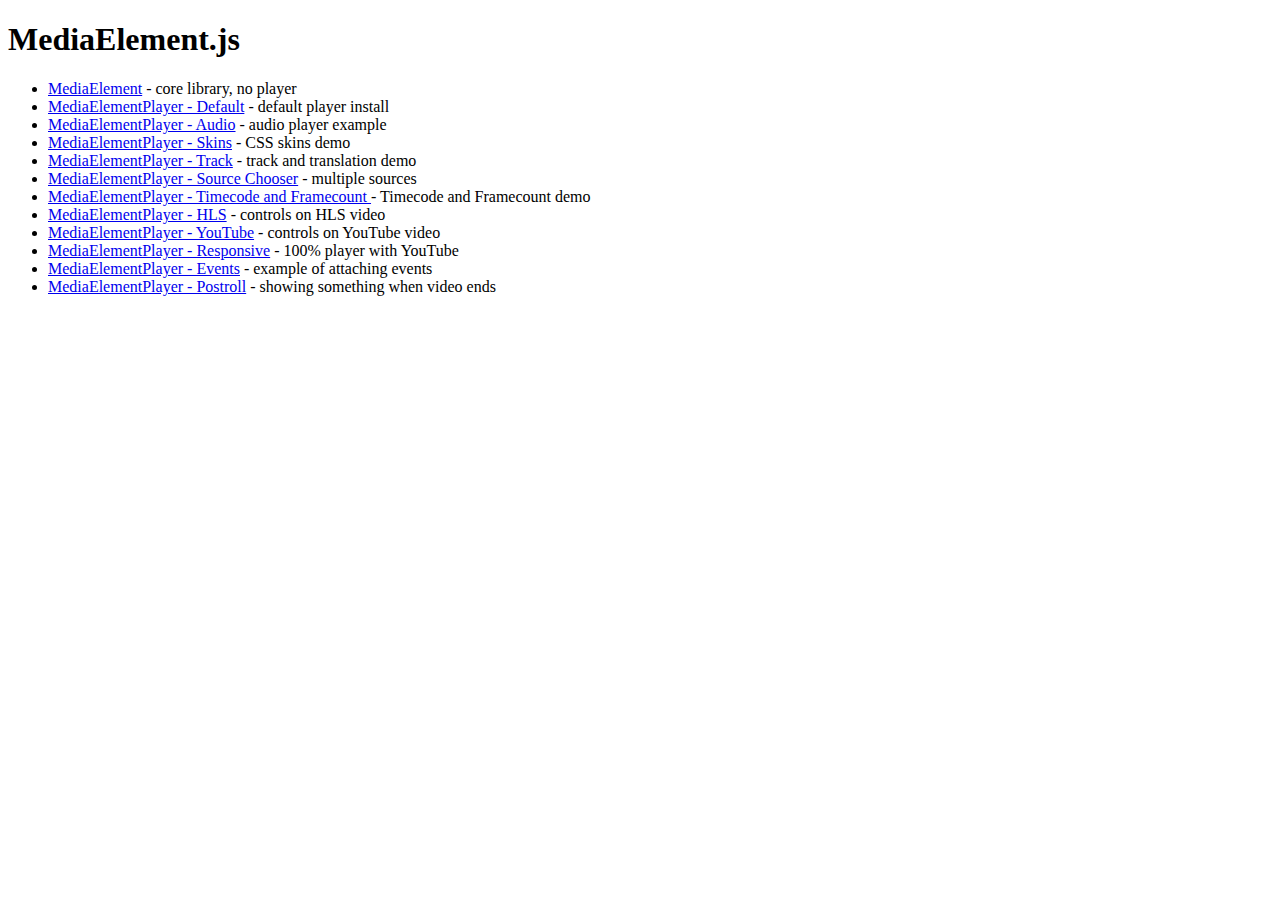
<file: js/mediaelement/demo/index.html>
<!DOCTYPE html>
<html>
<head>
	<meta http-equiv="Content-Type" content="text/html; charset=utf-8" />
	<title>MediaElement.js</title>	
</head>
<body>

<h1>MediaElement.js</h1>

<ul>
	<li><a href="mediaelement.html">MediaElement</a> - core library, no player</li>
	<li><a href="mediaelementplayer.html">MediaElementPlayer - Default</a> - default player install</li>
	<li><a href="mediaelementplayer-audio.html">MediaElementPlayer - Audio</a> - audio player example</li>
	<li><a href="mediaelementplayer-skins.html">MediaElementPlayer - Skins</a> - CSS skins demo</li>
	<li><a href="mediaelementplayer-track.html">MediaElementPlayer - Track</a> - track and translation demo</li>
	<li><a href="mediaelementplayer-sourcechooser.html">MediaElementPlayer - Source Chooser</a> - multiple sources</li>
	<li><a href="mediaelementplayer-frameaccurate.html">MediaElementPlayer - Timecode and Framecount </a> - Timecode and Framecount demo</li>
  <li><a href="mediaelementplayer-hls.html">MediaElementPlayer - HLS</a> - controls on HLS video</li>
	<li><a href="mediaelementplayer-youtube.html">MediaElementPlayer - YouTube</a> - controls on YouTube video</li>
	<li><a href="mediaelementplayer-responsive.html">MediaElementPlayer - Responsive</a> - 100% player with YouTube</li>
	<li><a href="mediaelementplayer-events.html">MediaElementPlayer - Events</a> - example of attaching events</li>
	<li><a href="mediaelementplayer-postroll.html">MediaElementPlayer - Postroll</a> - showing something when video ends</li>
	
</ul>

</body>
</html>
</file>
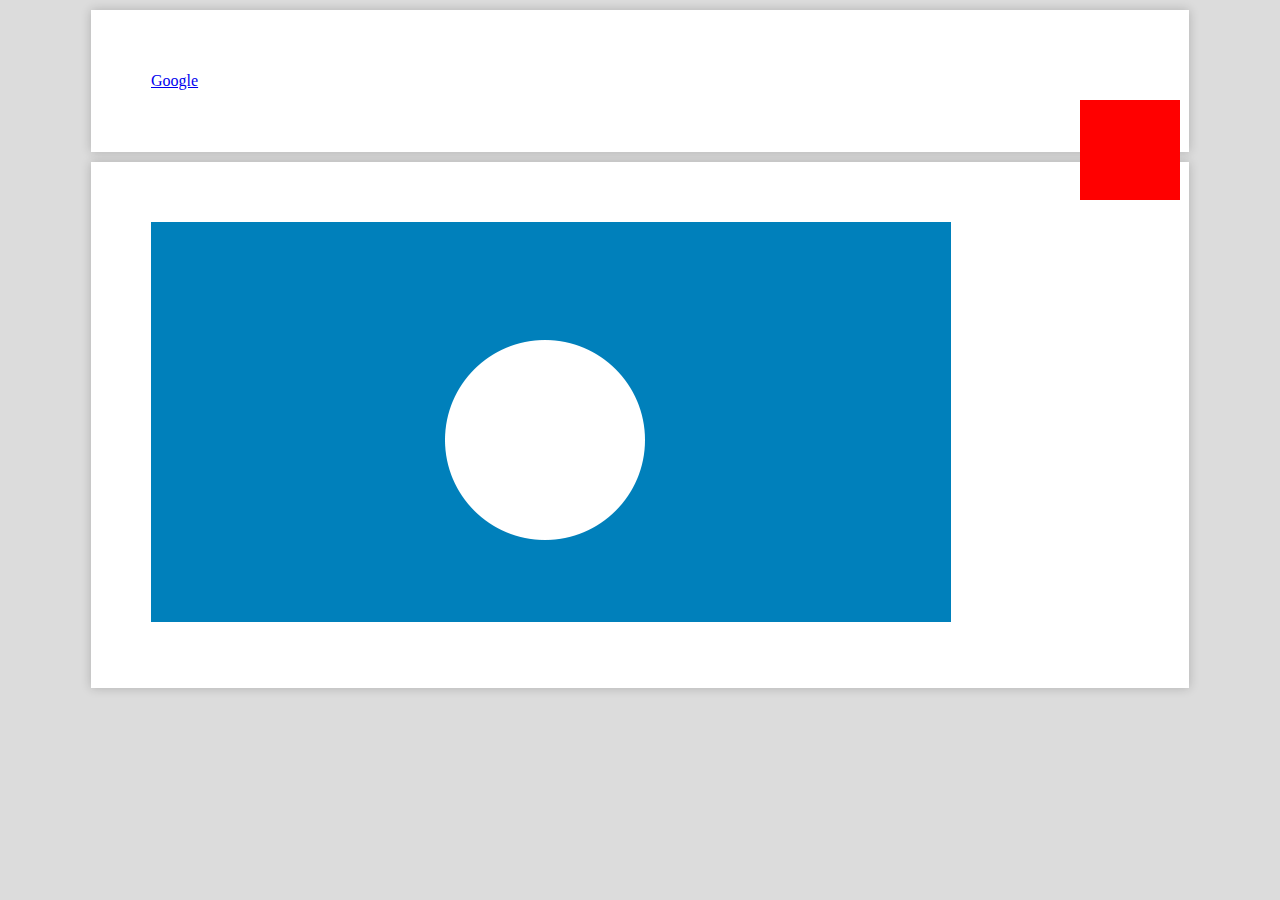
<file: js/tooltipster-master/demo/index.html>
<!DOCTYPE html>
<html lang="en">
<head>
	<title></title>
	<meta charset="UTF-8" />
	<meta name="viewport" content="width=device-width, initial-scale=1, maximum-scale=1.0, minimum-scale=1.0, user-scalable=no">
	<link rel="stylesheet" type="text/css" href="reset.css" />
	<link rel="stylesheet" type="text/css" href="style.css" />
	<link rel="stylesheet" type="text/css" href="../css/tooltipster.css" />
	
	<script type="text/javascript" src="http://code.jquery.com/jquery-1.7.0.min.js"></script>
	<script type="text/javascript" src="../js/jquery.tooltipster.js"></script>
	
	<script type="text/javascript">
		$(document).ready(function() {
			$('.tooltip').tooltipster();
		});
	</script>
</head>
<body>

	<section class="container tooltip" title="Parent container">
		<a href="http://google.com" class="tooltip" title="Get your Google on">Google</a>
	</section>
	
	<div id="hi" style="width: 100px; height: 100px; margin: 0 0 0 500px; background: #f00; position: fixed; top: 100px; right: 100px;" class="tooltip" title="This is the tooltip"></div>
	
	<section class="container">
		<img src="map.png" usemap="#map" />
		<map name="map">
			<area shape="circle" coords="396,220,102" href="#" class="tooltip" title="Hello thar, mate!" />
		</map>
	</section>
</body>
</html>
</file>
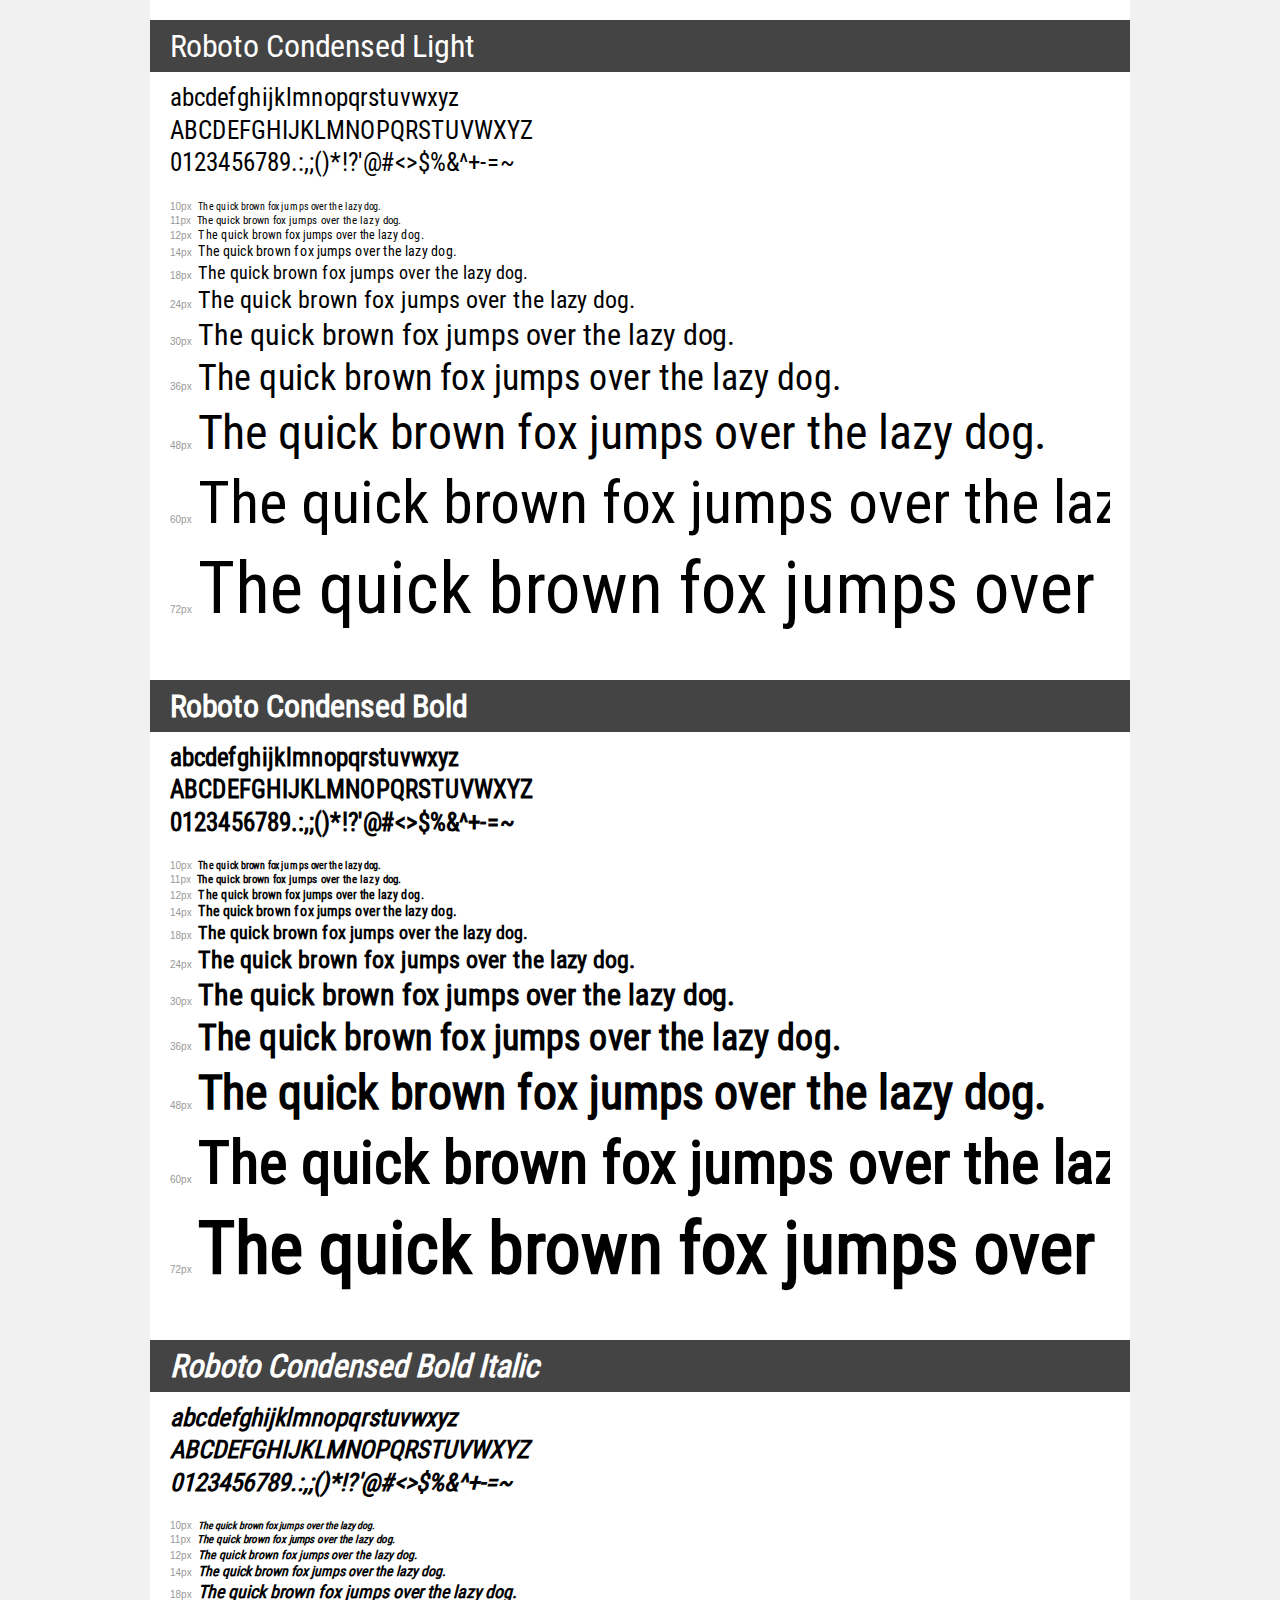
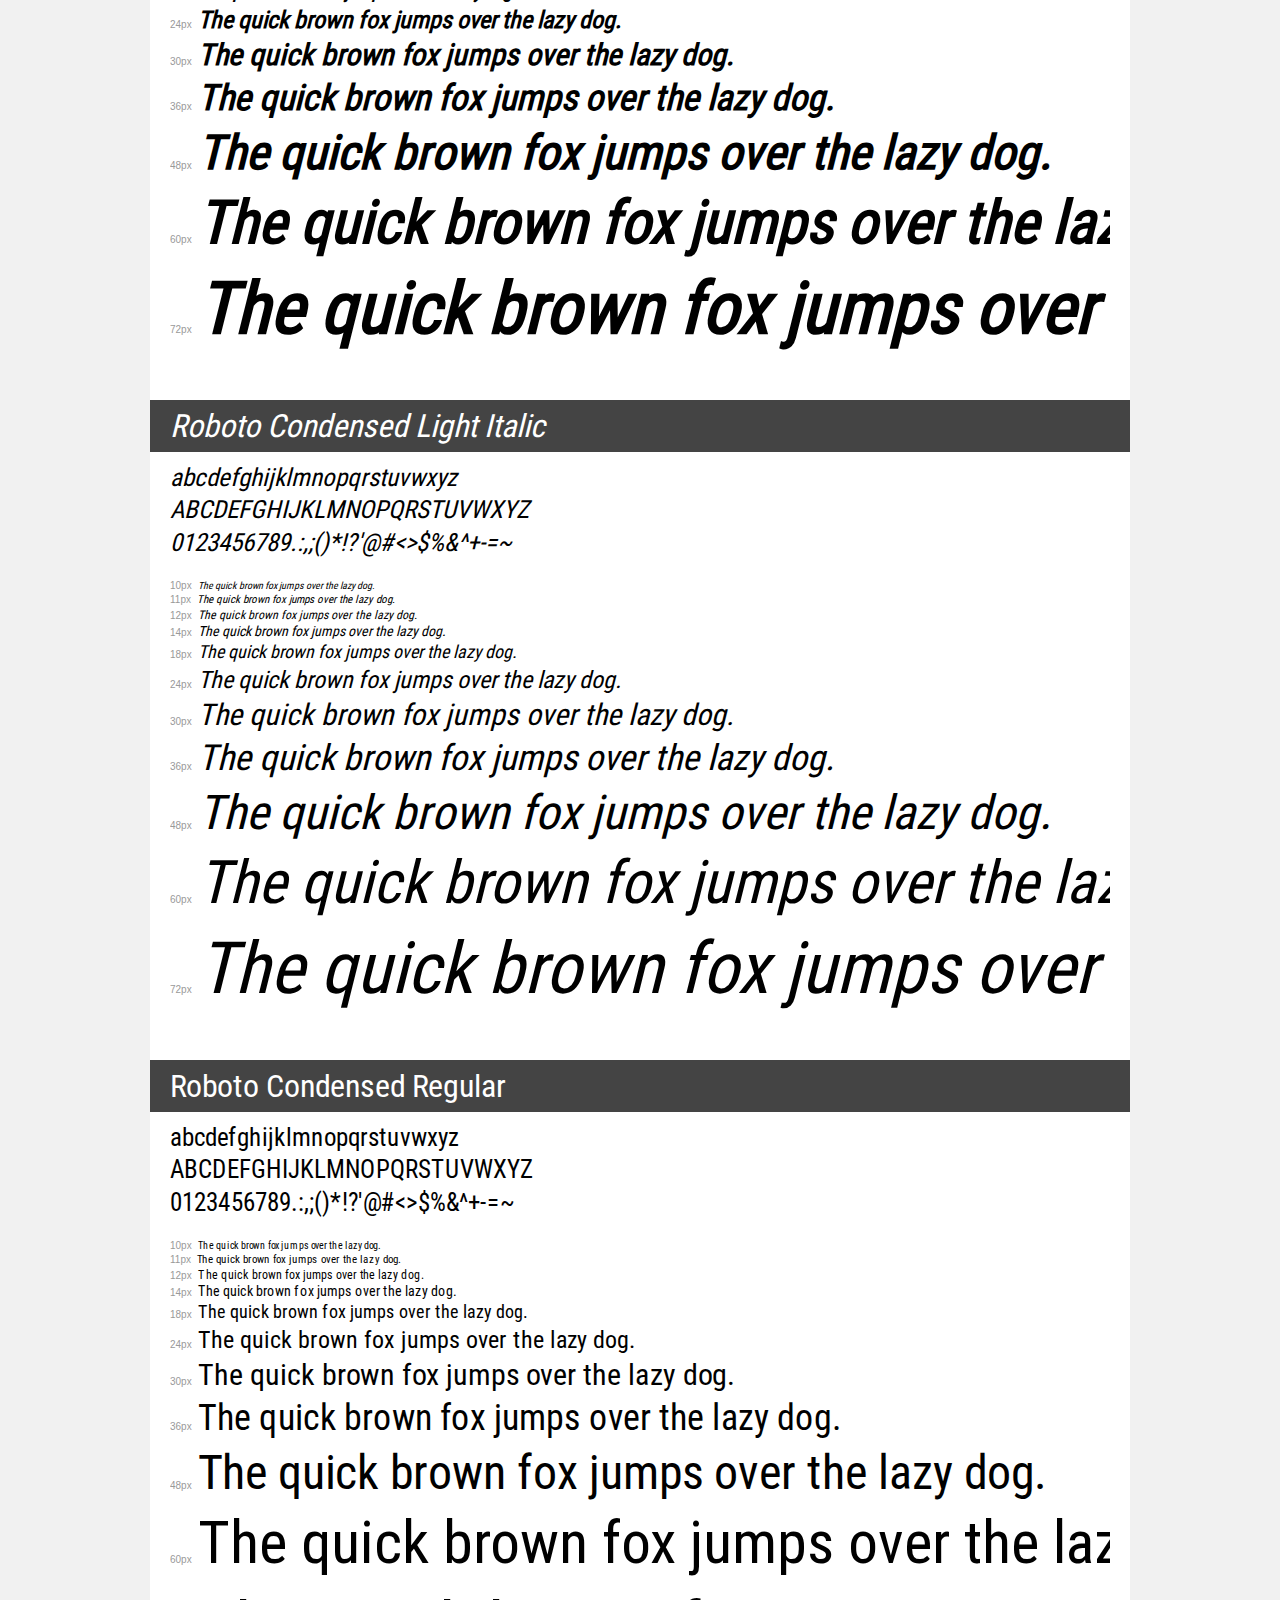
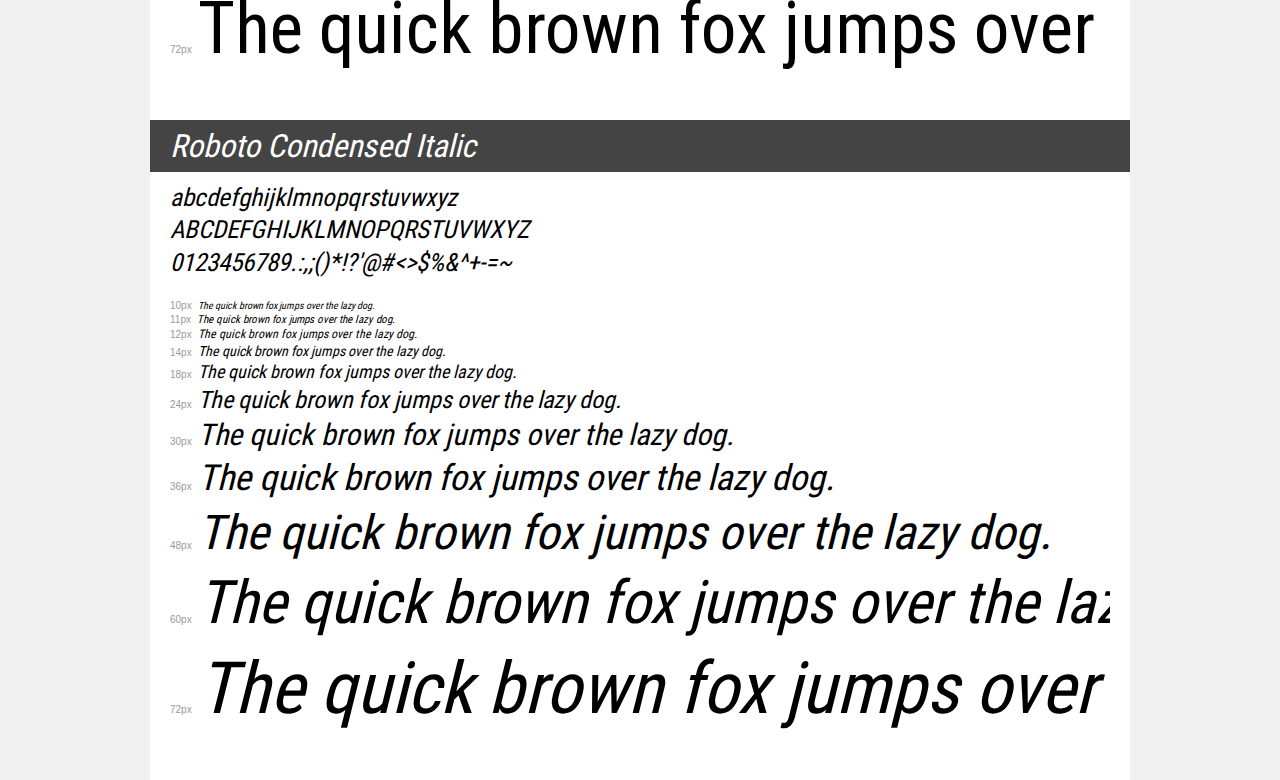
<file: fonts/RobotoCondensed/demo.html>
<!DOCTYPE html>
<html>
<head>
	<meta charset="utf-8">
	<title>Transfonter demo</title>
	<link href="stylesheet.css" rel="stylesheet">
	<style>
		/*
		http://meyerweb.com/eric/tools/css/reset/
		v2.0 | 20110126
		License: none (public domain)
		*/
		html, body, div, span, applet, object, iframe,
		h1, h2, h3, h4, h5, h6, p, blockquote, pre,
		a, abbr, acronym, address, big, cite, code,
		del, dfn, em, img, ins, kbd, q, s, samp,
		small, strike, strong, sub, sup, tt, var,
		b, u, i, center,
		dl, dt, dd, ol, ul, li,
		fieldset, form, label, legend,
		table, caption, tbody, tfoot, thead, tr, th, td,
		article, aside, canvas, details, embed,
		figure, figcaption, footer, header, hgroup,
		menu, nav, output, ruby, section, summary,
		time, mark, audio, video {
			margin: 0;
			padding: 0;
			border: 0;
			font-size: 100%;
			font: inherit;
			vertical-align: baseline;
		}
		/* HTML5 display-role reset for older browsers */
		article, aside, details, figcaption, figure,
		footer, header, hgroup, menu, nav, section {
			display: block;
		}
		body {
			line-height: 1;
		}
		ol, ul {
			list-style: none;
		}
		blockquote, q {
			quotes: none;
		}
		blockquote:before, blockquote:after,
		q:before, q:after {
			content: '';
			content: none;
		}
		table {
			border-collapse: collapse;
			border-spacing: 0;
		}
		/* common styles */
		body {
			background: #f1f1f1;
			color: #000;
		}
		.page {
			background: #fff;
			width: 940px;
			margin: 0 auto;
			padding: 20px 20px 0 20px;
			overflow: hidden;
		}
		.font-container {
			overflow-x: auto;
			overflow-y: hidden;
			margin-bottom: 40px;
			line-height: 1.3;
			white-space: nowrap;
			padding-bottom: 5px;
		}
		h1 {
			position: relative;
			background: #444;
			font-size: 32px;
			color: #fff;
			padding: 10px 20px;
			margin: 0 -20px 10px -20px;
		}
		.letters {
			font-size: 25px;
			margin-bottom: 20px;
		}
		.s10:before {
			content: '10px';
		}
		.s11:before {
			content: '11px';
		}
		.s12:before {
			content: '12px';
		}
		.s14:before {
			content: '14px';
		}
		.s18:before {
			content: '18px';
		}
		.s24:before {
			content: '24px';
		}
		.s30:before {
			content: '30px';
		}
		.s36:before {
			content: '36px';
		}
		.s48:before {
			content: '48px';
		}
		.s60:before {
			content: '60px';
		}
		.s72:before {
			content: '72px';
		}
		.s10:before, .s11:before, .s12:before, .s14:before,
		.s18:before, .s24:before, .s30:before, .s36:before,
		.s48:before, .s60:before, .s72:before {
			font-family: Arial, sans-serif;
			font-size: 10px;
			font-weight: normal;
			font-style: normal;
			color: #999;
			padding-right: 6px;
		}
		/* fonts demo styles */
		.demo-0 {
			font-family: 'Roboto Condensed';
			font-weight: 300;
			font-style: normal;
		}
		.demo-1 {
			font-family: 'Roboto Condensed';
			font-weight: bold;
			font-style: normal;
		}
		.demo-2 {
			font-family: 'Roboto Condensed';
			font-weight: bold;
			font-style: italic;
		}
		.demo-3 {
			font-family: 'Roboto Condensed';
			font-weight: 300;
			font-style: italic;
		}
		.demo-4 {
			font-family: 'Roboto Condensed';
			font-weight: normal;
			font-style: normal;
		}
		.demo-5 {
			font-family: 'Roboto Condensed';
			font-weight: normal;
			font-style: italic;
		}
	</style>
</head>
<body>
<div class="page">
	<div class="demo-0">
		<h1>Roboto Condensed Light</h1>
		<div class="font-container">
			<p class="letters">
				abcdefghijklmnopqrstuvwxyz <br />
				ABCDEFGHIJKLMNOPQRSTUVWXYZ <br />				0123456789.:,;()*!?'@#<>$%&^+-=~
			</p>
			<p class="s10" style="font-size: 10px;">The quick brown fox jumps over the lazy dog.</p>
			<p class="s11" style="font-size: 11px;">The quick brown fox jumps over the lazy dog.</p>
			<p class="s12" style="font-size: 12px;">The quick brown fox jumps over the lazy dog.</p>
			<p class="s14" style="font-size: 14px;">The quick brown fox jumps over the lazy dog.</p>
			<p class="s18" style="font-size: 18px;">The quick brown fox jumps over the lazy dog.</p>
			<p class="s24" style="font-size: 24px;">The quick brown fox jumps over the lazy dog.</p>
			<p class="s30" style="font-size: 30px;">The quick brown fox jumps over the lazy dog.</p>
			<p class="s36" style="font-size: 36px;">The quick brown fox jumps over the lazy dog.</p>
			<p class="s48" style="font-size: 48px;">The quick brown fox jumps over the lazy dog.</p>
			<p class="s60" style="font-size: 60px;">The quick brown fox jumps over the lazy dog.</p>
			<p class="s72" style="font-size: 72px;">The quick brown fox jumps over the lazy dog.</p>
		</div>
	</div>
	<div class="demo-1">
		<h1>Roboto Condensed Bold</h1>
		<div class="font-container">
			<p class="letters">
				abcdefghijklmnopqrstuvwxyz <br />
				ABCDEFGHIJKLMNOPQRSTUVWXYZ <br />				0123456789.:,;()*!?'@#<>$%&^+-=~
			</p>
			<p class="s10" style="font-size: 10px;">The quick brown fox jumps over the lazy dog.</p>
			<p class="s11" style="font-size: 11px;">The quick brown fox jumps over the lazy dog.</p>
			<p class="s12" style="font-size: 12px;">The quick brown fox jumps over the lazy dog.</p>
			<p class="s14" style="font-size: 14px;">The quick brown fox jumps over the lazy dog.</p>
			<p class="s18" style="font-size: 18px;">The quick brown fox jumps over the lazy dog.</p>
			<p class="s24" style="font-size: 24px;">The quick brown fox jumps over the lazy dog.</p>
			<p class="s30" style="font-size: 30px;">The quick brown fox jumps over the lazy dog.</p>
			<p class="s36" style="font-size: 36px;">The quick brown fox jumps over the lazy dog.</p>
			<p class="s48" style="font-size: 48px;">The quick brown fox jumps over the lazy dog.</p>
			<p class="s60" style="font-size: 60px;">The quick brown fox jumps over the lazy dog.</p>
			<p class="s72" style="font-size: 72px;">The quick brown fox jumps over the lazy dog.</p>
		</div>
	</div>
	<div class="demo-2">
		<h1>Roboto Condensed Bold Italic</h1>
		<div class="font-container">
			<p class="letters">
				abcdefghijklmnopqrstuvwxyz <br />
				ABCDEFGHIJKLMNOPQRSTUVWXYZ <br />				0123456789.:,;()*!?'@#<>$%&^+-=~
			</p>
			<p class="s10" style="font-size: 10px;">The quick brown fox jumps over the lazy dog.</p>
			<p class="s11" style="font-size: 11px;">The quick brown fox jumps over the lazy dog.</p>
			<p class="s12" style="font-size: 12px;">The quick brown fox jumps over the lazy dog.</p>
			<p class="s14" style="font-size: 14px;">The quick brown fox jumps over the lazy dog.</p>
			<p class="s18" style="font-size: 18px;">The quick brown fox jumps over the lazy dog.</p>
			<p class="s24" style="font-size: 24px;">The quick brown fox jumps over the lazy dog.</p>
			<p class="s30" style="font-size: 30px;">The quick brown fox jumps over the lazy dog.</p>
			<p class="s36" style="font-size: 36px;">The quick brown fox jumps over the lazy dog.</p>
			<p class="s48" style="font-size: 48px;">The quick brown fox jumps over the lazy dog.</p>
			<p class="s60" style="font-size: 60px;">The quick brown fox jumps over the lazy dog.</p>
			<p class="s72" style="font-size: 72px;">The quick brown fox jumps over the lazy dog.</p>
		</div>
	</div>
	<div class="demo-3">
		<h1>Roboto Condensed Light Italic</h1>
		<div class="font-container">
			<p class="letters">
				abcdefghijklmnopqrstuvwxyz <br />
				ABCDEFGHIJKLMNOPQRSTUVWXYZ <br />				0123456789.:,;()*!?'@#<>$%&^+-=~
			</p>
			<p class="s10" style="font-size: 10px;">The quick brown fox jumps over the lazy dog.</p>
			<p class="s11" style="font-size: 11px;">The quick brown fox jumps over the lazy dog.</p>
			<p class="s12" style="font-size: 12px;">The quick brown fox jumps over the lazy dog.</p>
			<p class="s14" style="font-size: 14px;">The quick brown fox jumps over the lazy dog.</p>
			<p class="s18" style="font-size: 18px;">The quick brown fox jumps over the lazy dog.</p>
			<p class="s24" style="font-size: 24px;">The quick brown fox jumps over the lazy dog.</p>
			<p class="s30" style="font-size: 30px;">The quick brown fox jumps over the lazy dog.</p>
			<p class="s36" style="font-size: 36px;">The quick brown fox jumps over the lazy dog.</p>
			<p class="s48" style="font-size: 48px;">The quick brown fox jumps over the lazy dog.</p>
			<p class="s60" style="font-size: 60px;">The quick brown fox jumps over the lazy dog.</p>
			<p class="s72" style="font-size: 72px;">The quick brown fox jumps over the lazy dog.</p>
		</div>
	</div>
	<div class="demo-4">
		<h1>Roboto Condensed Regular</h1>
		<div class="font-container">
			<p class="letters">
				abcdefghijklmnopqrstuvwxyz <br />
				ABCDEFGHIJKLMNOPQRSTUVWXYZ <br />				0123456789.:,;()*!?'@#<>$%&^+-=~
			</p>
			<p class="s10" style="font-size: 10px;">The quick brown fox jumps over the lazy dog.</p>
			<p class="s11" style="font-size: 11px;">The quick brown fox jumps over the lazy dog.</p>
			<p class="s12" style="font-size: 12px;">The quick brown fox jumps over the lazy dog.</p>
			<p class="s14" style="font-size: 14px;">The quick brown fox jumps over the lazy dog.</p>
			<p class="s18" style="font-size: 18px;">The quick brown fox jumps over the lazy dog.</p>
			<p class="s24" style="font-size: 24px;">The quick brown fox jumps over the lazy dog.</p>
			<p class="s30" style="font-size: 30px;">The quick brown fox jumps over the lazy dog.</p>
			<p class="s36" style="font-size: 36px;">The quick brown fox jumps over the lazy dog.</p>
			<p class="s48" style="font-size: 48px;">The quick brown fox jumps over the lazy dog.</p>
			<p class="s60" style="font-size: 60px;">The quick brown fox jumps over the lazy dog.</p>
			<p class="s72" style="font-size: 72px;">The quick brown fox jumps over the lazy dog.</p>
		</div>
	</div>
	<div class="demo-5">
		<h1>Roboto Condensed Italic</h1>
		<div class="font-container">
			<p class="letters">
				abcdefghijklmnopqrstuvwxyz <br />
				ABCDEFGHIJKLMNOPQRSTUVWXYZ <br />				0123456789.:,;()*!?'@#<>$%&^+-=~
			</p>
			<p class="s10" style="font-size: 10px;">The quick brown fox jumps over the lazy dog.</p>
			<p class="s11" style="font-size: 11px;">The quick brown fox jumps over the lazy dog.</p>
			<p class="s12" style="font-size: 12px;">The quick brown fox jumps over the lazy dog.</p>
			<p class="s14" style="font-size: 14px;">The quick brown fox jumps over the lazy dog.</p>
			<p class="s18" style="font-size: 18px;">The quick brown fox jumps over the lazy dog.</p>
			<p class="s24" style="font-size: 24px;">The quick brown fox jumps over the lazy dog.</p>
			<p class="s30" style="font-size: 30px;">The quick brown fox jumps over the lazy dog.</p>
			<p class="s36" style="font-size: 36px;">The quick brown fox jumps over the lazy dog.</p>
			<p class="s48" style="font-size: 48px;">The quick brown fox jumps over the lazy dog.</p>
			<p class="s60" style="font-size: 60px;">The quick brown fox jumps over the lazy dog.</p>
			<p class="s72" style="font-size: 72px;">The quick brown fox jumps over the lazy dog.</p>
		</div>
	</div>
</div>
</body>
</html>
</file>
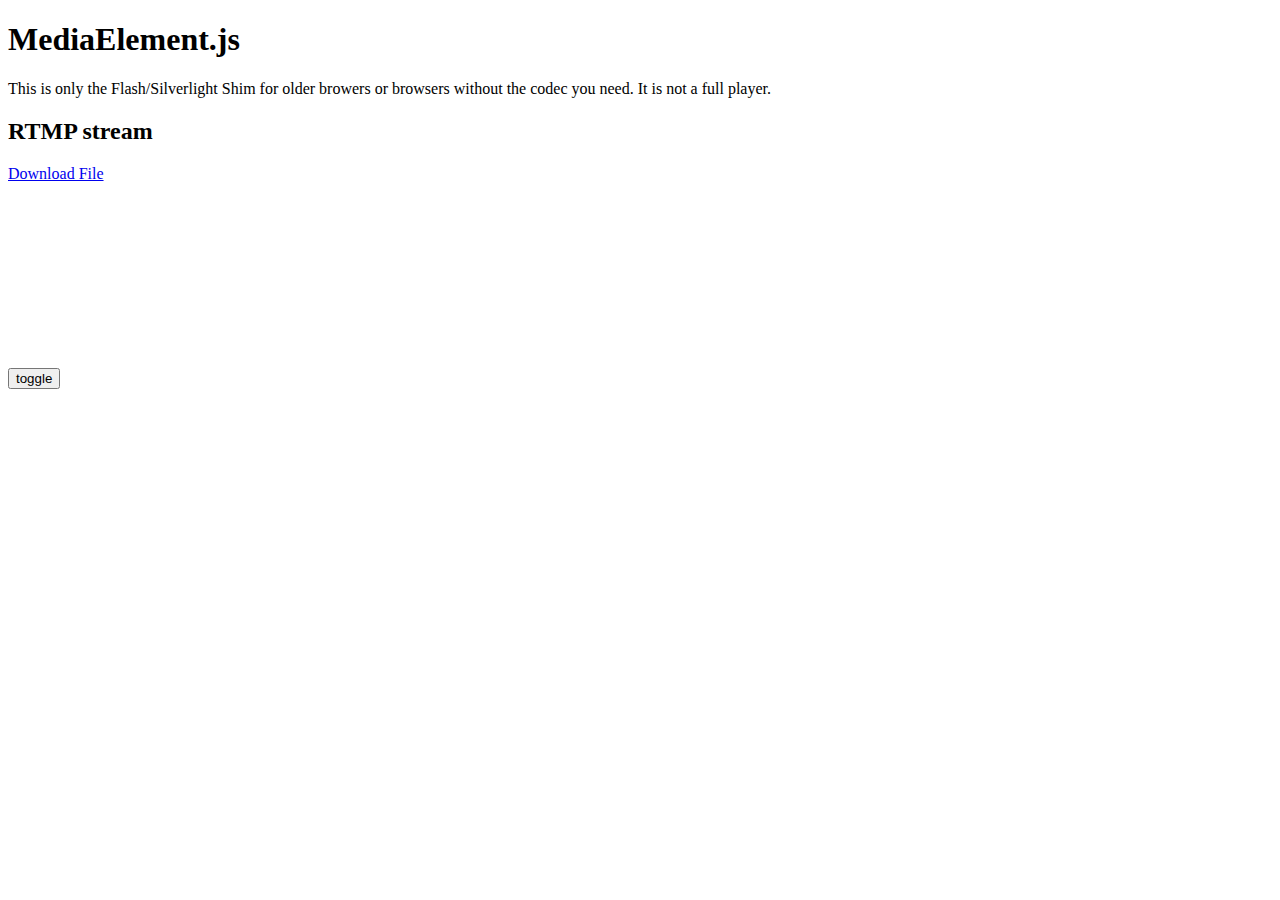
<file: js/mediaelement/demo/mediaelement-stream.html>
﻿<!DOCTYPE html>
<html>
<head>
	<meta http-equiv="Content-Type" content="text/html; charset=utf-8" />
	<title>HTML5 MediaElement</title>	
		
	<script src="../build/mediaelement.js"></script>
</head>
<body>

<h1>MediaElement.js</h1>

<p>This is only the Flash/Silverlight Shim for older browers or browsers without the codec you need. It is not a full player.</p>

<h2>RTMP stream</h2>
<video width="360" height="203" id="player1" src="rtmp://stream2.france24.yacast.net/france24_live/en/f24_liveen" autoplay="true" type="video/flv" controls="controls"></video>

<input type="button" id="pp" value="toggle" />
<span id="time"></span>
	
<script>
MediaElement('player1', {success: function(me) {

	me.play();
	
	me.addEventListener('timeupdate', function() {
		document.getElementById('time').innerHTML = me.currentTime;
	}, false);
	
	document.getElementById('pp')['onclick'] = function() {
		if (me.paused)
			me.play();
		else
			me.pause();
	};

}});
</script>

</body>
</html>
</file>
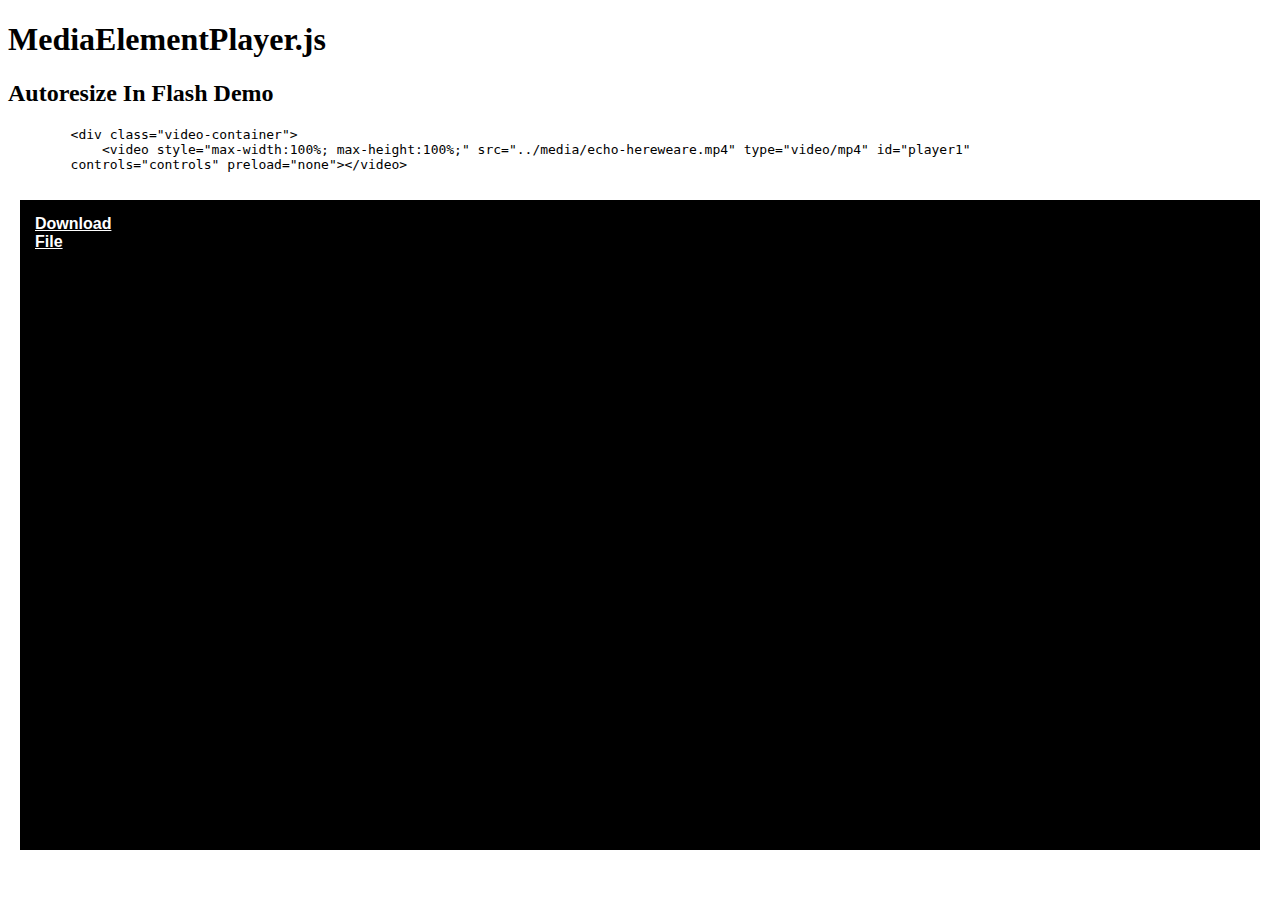
<file: js/mediaelement/demo/mediaelementplayer-inflash-autoresize.html>
<!DOCTYPE html>
<html>
<head>
    <meta http-equiv="Content-Type" content="text/html; charset=utf-8" />
    <title>HTML5 MediaElement</title>   
    
    <link rel="stylesheet" href="../build/mediaelementplayer.min.css" />
    <script src="../build/jquery.js"></script>  
    <script src="../build/mediaelement-and-player.js"></script>

    <style>
      .video-container {
        position: absolute;
        top: 200px;
        right: 20px;
        left: 20px;
        bottom: 50px;
      }

      .mejs-container {
        max-width: 100%;
        max-height: 100%;
      }

    </style>
</head>
<body>
    <h1>MediaElementPlayer.js</h1>

    <h2>Autoresize In Flash Demo</h2>

    <code><pre>
        &lt;div class="video-container"&gt;
            &lt;video style="max-width:100%; max-height:100%;" src="../media/echo-hereweare.mp4" type="video/mp4" id="player1"
        controls="controls" preload="none"&gt;&lt;/video&gt;
    </pre></code>

    <div class="video-container">
        <video style="max-width:100%; max-height:100%;" src="../media/echo-hereweare.mp4" type="video/mp4" id="player1"
        controls="controls" preload="none"></video>
    </div>

    <script>
        $('video').mediaelementplayer({
            mode: 'shim',
            enableAutosize: false,
            plugins: ['flash'],
            success: function(player, node) {
                $('#' + node.id + '-mode').html('mode: ' + player.pluginType);
            }
        });
    </script>


</body>
</html>
</file>
<file: fonts/RobotoCondensed/stylesheet.css>
/* This stylesheet generated by Transfonter (http://transfonter.org) on April 18, 2016 1:11 PM */

@font-face {
	font-family: 'Roboto Condensed Light';
	src: url('RobotoCondensed-Light.eot');
	src: url('RobotoCondensed-Light.eot?#iefix') format('embedded-opentype'),
		url('RobotoCondensed-Light.woff') format('woff'),
		url('RobotoCondensed-Light.ttf') format('truetype');
	font-weight: 300;
	font-style: normal;
}

@font-face {
	font-family: 'Roboto Condensed Bold';
	src: url('RobotoCondensed-Bold.eot');
	src: url('RobotoCondensed-Bold.eot?#iefix') format('embedded-opentype'),
		url('RobotoCondensed-Bold.woff') format('woff'),
		url('RobotoCondensed-Bold.ttf') format('truetype');
	font-weight: bold;
	font-style: normal;
}

@font-face {
	font-family: 'Roboto Condensed BoldItalic';
	src: url('RobotoCondensed-BoldItalic.eot');
	src: url('RobotoCondensed-BoldItalic.eot?#iefix') format('embedded-opentype'),
		url('RobotoCondensed-BoldItalic.woff') format('woff'),
		url('RobotoCondensed-BoldItalic.ttf') format('truetype');
	font-weight: bold;
	font-style: italic;
}

@font-face {
	font-family: 'Roboto Condensed LightItalic';
	src: url('RobotoCondensed-LightItalic.eot');
	src: url('RobotoCondensed-LightItalic.eot?#iefix') format('embedded-opentype'),
		url('RobotoCondensed-LightItalic.woff') format('woff'),
		url('RobotoCondensed-LightItalic.ttf') format('truetype');
	font-weight: 300;
	font-style: italic;
}

@font-face {
	font-family: 'Roboto Condensed';
	src: url('RobotoCondensed-Regular.eot');
	src: url('RobotoCondensed-Regular.eot?#iefix') format('embedded-opentype'),
		url('RobotoCondensed-Regular.woff') format('woff'),
		url('RobotoCondensed-Regular.ttf') format('truetype');
	font-weight: normal;
	font-style: normal;
}

@font-face {
	font-family: 'Roboto Condensed Italic';
	src: url('RobotoCondensed-Italic.eot');
	src: url('RobotoCondensed-Italic.eot?#iefix') format('embedded-opentype'),
		url('RobotoCondensed-Italic.woff') format('woff'),
		url('RobotoCondensed-Italic.ttf') format('truetype');
	font-weight: normal;
	font-style: italic;
}
</file>
<file: js/tooltipster-master/css/tooltipster.css>
/* This is the default Tooltipster theme (feel free to modify or duplicate and create multiple themes!): */
.tooltipster-default {
	border-radius: 5px; 
	border: 2px solid #000;
	background: #4c4c4c;
	color: #fff;
}

/* Use this next selector to style things like font-size and line-height: */
.tooltipster-default .tooltipster-content {
	font-family: Arial, sans-serif;
	font-size: 14px;
	line-height: 16px;
	padding: 8px 10px;
	overflow: hidden;
}

/* This next selector defines the color of the border on the outside of the arrow. This will automatically match the color and size of the border set on the main tooltip styles. Set display: none; if you would like a border around the tooltip but no border around the arrow */
.tooltipster-default .tooltipster-arrow .tooltipster-arrow-border {
	/* border-color: ... !important; */
}


/* If you're using the icon option, use this next selector to style them */
.tooltipster-icon {
	cursor: help;
	margin-left: 4px;
}








/* This is the base styling required to make all Tooltipsters work */
.tooltipster-base {
	padding: 0;
	font-size: 0;
	line-height: 0;
	position: absolute;
	left: 0;
	top: 0;
	z-index: 9999999;
	pointer-events: none;
	width: auto;
	overflow: visible;
}
.tooltipster-base .tooltipster-content {
	overflow: hidden;
}


/* These next classes handle the styles for the little arrow attached to the tooltip. By default, the arrow will inherit the same colors and border as what is set on the main tooltip itself. */
.tooltipster-arrow {
	display: block;
	text-align: center;
	width: 100%;
	height: 100%;
	position: absolute;
	top: 0;
	left: 0;
	z-index: -1;
}
.tooltipster-arrow span, .tooltipster-arrow-border {
	display: block;
	width: 0; 
	height: 0;
	position: absolute;
}
.tooltipster-arrow-top span, .tooltipster-arrow-top-right span, .tooltipster-arrow-top-left span {
	border-left: 8px solid transparent !important;
	border-right: 8px solid transparent !important;
	border-top: 8px solid;
	bottom: -7px;
}
.tooltipster-arrow-top .tooltipster-arrow-border, .tooltipster-arrow-top-right .tooltipster-arrow-border, .tooltipster-arrow-top-left .tooltipster-arrow-border {
	border-left: 9px solid transparent !important;
	border-right: 9px solid transparent !important;
	border-top: 9px solid;
	bottom: -7px;
}

.tooltipster-arrow-bottom span, .tooltipster-arrow-bottom-right span, .tooltipster-arrow-bottom-left span {
	border-left: 8px solid transparent !important;
	border-right: 8px solid transparent !important;
	border-bottom: 8px solid;
	top: -7px;
}
.tooltipster-arrow-bottom .tooltipster-arrow-border, .tooltipster-arrow-bottom-right .tooltipster-arrow-border, .tooltipster-arrow-bottom-left .tooltipster-arrow-border {
	border-left: 9px solid transparent !important;
	border-right: 9px solid transparent !important;
	border-bottom: 9px solid;
	top: -7px;
}
.tooltipster-arrow-top span, .tooltipster-arrow-top .tooltipster-arrow-border, .tooltipster-arrow-bottom span, .tooltipster-arrow-bottom .tooltipster-arrow-border {
	left: 0;
	right: 0;
	margin: 0 auto;
}
.tooltipster-arrow-top-left span, .tooltipster-arrow-bottom-left span {
	left: 6px;
}
.tooltipster-arrow-top-left .tooltipster-arrow-border, .tooltipster-arrow-bottom-left .tooltipster-arrow-border {
	left: 5px;
}
.tooltipster-arrow-top-right span,  .tooltipster-arrow-bottom-right span {
	right: 6px;
}
.tooltipster-arrow-top-right .tooltipster-arrow-border, .tooltipster-arrow-bottom-right .tooltipster-arrow-border {
	right: 5px;
}
.tooltipster-arrow-left span, .tooltipster-arrow-left .tooltipster-arrow-border {
	border-top: 8px solid transparent !important;
	border-bottom: 8px solid transparent !important; 
	border-left: 8px solid;
	top: 50%;
	margin-top: -7px;
	right: -7px;
}
.tooltipster-arrow-left .tooltipster-arrow-border {
	border-top: 9px solid transparent !important;
	border-bottom: 9px solid transparent !important; 
	border-left: 9px solid;
	margin-top: -8px;
}
.tooltipster-arrow-right span, .tooltipster-arrow-right .tooltipster-arrow-border {
	border-top: 8px solid transparent !important;
	border-bottom: 8px solid transparent !important; 
	border-right: 8px solid;
	top: 50%;
	margin-top: -7px;
	left: -7px;
}
.tooltipster-arrow-right .tooltipster-arrow-border {
	border-top: 9px solid transparent !important;
	border-bottom: 9px solid transparent !important; 
	border-right: 9px solid;
	margin-top: -8px;
}


/* Some CSS magic for the awesome animations - feel free to make your own custom animations and reference it in your Tooltipster settings! */

.tooltipster-fade {
	opacity: 0;
	-webkit-transition-property: opacity;
	-moz-transition-property: opacity;
	-o-transition-property: opacity;
	-ms-transition-property: opacity;
	transition-property: opacity;
}
.tooltipster-fade-show {
	opacity: 1;
}

.tooltipster-grow {
	-webkit-transform: scale(0,0);
	-moz-transform: scale(0,0);
	-o-transform: scale(0,0);
	-ms-transform: scale(0,0);
	transform: scale(0,0);
	-webkit-transition-property: -webkit-transform;
	-moz-transition-property: -moz-transform;
	-o-transition-property: -o-transform;
	-ms-transition-property: -ms-transform;
	transition-property: transform;
	-webkit-backface-visibility: hidden;
}
.tooltipster-grow-show {
	-webkit-transform: scale(1,1);
	-moz-transform: scale(1,1);
	-o-transform: scale(1,1);
	-ms-transform: scale(1,1);
	transform: scale(1,1);
	-webkit-transition-timing-function: cubic-bezier(0.175, 0.885, 0.320, 1);
	-webkit-transition-timing-function: cubic-bezier(0.175, 0.885, 0.320, 1.15); 
	-moz-transition-timing-function: cubic-bezier(0.175, 0.885, 0.320, 1.15); 
	-ms-transition-timing-function: cubic-bezier(0.175, 0.885, 0.320, 1.15); 
	-o-transition-timing-function: cubic-bezier(0.175, 0.885, 0.320, 1.15); 
	transition-timing-function: cubic-bezier(0.175, 0.885, 0.320, 1.15);
}

.tooltipster-swing {
	opacity: 0;
	-webkit-transform: rotateZ(4deg);
	-moz-transform: rotateZ(4deg);
	-o-transform: rotateZ(4deg);
	-ms-transform: rotateZ(4deg);
	transform: rotateZ(4deg);
	-webkit-transition-property: -webkit-transform, opacity;
	-moz-transition-property: -moz-transform;
	-o-transition-property: -o-transform;
	-ms-transition-property: -ms-transform;
	transition-property: transform;
}
.tooltipster-swing-show {
	opacity: 1;
	-webkit-transform: rotateZ(0deg);
	-moz-transform: rotateZ(0deg);
	-o-transform: rotateZ(0deg);
	-ms-transform: rotateZ(0deg);
	transform: rotateZ(0deg);
	-webkit-transition-timing-function: cubic-bezier(0.230, 0.635, 0.495, 1);
	-webkit-transition-timing-function: cubic-bezier(0.230, 0.635, 0.495, 2.4); 
	-moz-transition-timing-function: cubic-bezier(0.230, 0.635, 0.495, 2.4); 
	-ms-transition-timing-function: cubic-bezier(0.230, 0.635, 0.495, 2.4); 
	-o-transition-timing-function: cubic-bezier(0.230, 0.635, 0.495, 2.4); 
	transition-timing-function: cubic-bezier(0.230, 0.635, 0.495, 2.4);
}

.tooltipster-fall {
	top: 0;
	-webkit-transition-property: top;
	-moz-transition-property: top;
	-o-transition-property: top;
	-ms-transition-property: top;
	transition-property: top;
	-webkit-transition-timing-function: cubic-bezier(0.175, 0.885, 0.320, 1);
	-webkit-transition-timing-function: cubic-bezier(0.175, 0.885, 0.320, 1.15); 
	-moz-transition-timing-function: cubic-bezier(0.175, 0.885, 0.320, 1.15); 
	-ms-transition-timing-function: cubic-bezier(0.175, 0.885, 0.320, 1.15); 
	-o-transition-timing-function: cubic-bezier(0.175, 0.885, 0.320, 1.15); 
	transition-timing-function: cubic-bezier(0.175, 0.885, 0.320, 1.15); 
}
.tooltipster-fall-show {
}
.tooltipster-fall.tooltipster-dying {
	-webkit-transition-property: all;
	-moz-transition-property: all;
	-o-transition-property: all;
	-ms-transition-property: all;
	transition-property: all;
	top: 0px !important;
	opacity: 0;
}

.tooltipster-slide {
	left: -40px;
	-webkit-transition-property: left;
	-moz-transition-property: left;
	-o-transition-property: left;
	-ms-transition-property: left;
	transition-property: left;
	-webkit-transition-timing-function: cubic-bezier(0.175, 0.885, 0.320, 1);
	-webkit-transition-timing-function: cubic-bezier(0.175, 0.885, 0.320, 1.15); 
	-moz-transition-timing-function: cubic-bezier(0.175, 0.885, 0.320, 1.15); 
	-ms-transition-timing-function: cubic-bezier(0.175, 0.885, 0.320, 1.15); 
	-o-transition-timing-function: cubic-bezier(0.175, 0.885, 0.320, 1.15); 
	transition-timing-function: cubic-bezier(0.175, 0.885, 0.320, 1.15);
}
.tooltipster-slide.tooltipster-slide-show {
}
.tooltipster-slide.tooltipster-dying {
	-webkit-transition-property: all;
	-moz-transition-property: all;
	-o-transition-property: all;
	-ms-transition-property: all;
	transition-property: all;
	left: 0px !important;
	opacity: 0;
}


/* CSS transition for when contenting is changing in a tooltip that is still open. The only properties that will NOT transition are: width, height, top, and left */
.tooltipster-content-changing {
	opacity: 0.5;
	-webkit-transform: scale(1.1, 1.1);
	-moz-transform: scale(1.1, 1.1);
	-o-transform: scale(1.1, 1.1);
	-ms-transform: scale(1.1, 1.1);
	transform: scale(1.1, 1.1);
}
</file>
<file: js/tooltipster-master/css/themes/tooltipster-noir.css>
.tooltipster-noir {
	border-radius: 0px; 
	border: 3px solid #2c2c2c;
	background: #fff;
	color: #2c2c2c;
}
.tooltipster-noir .tooltipster-content {
	font-family: 'Georgia', serif;
	font-size: 14px;
	line-height: 16px;
	padding: 8px 10px;
}
</file>
<file: js/mediaelement/build/mediaelementplayer.css>
.mejs-offscreen{
/* Accessibility: hide screen reader texts (and prefer "top" for RTL languages).  Reference: http://blog.rrwd.nl/2015/04/04/the-screen-reader-text-class-why-and-how/ */
	clip: rect(1px 1px 1px 1px); /* IE6, IE7 - no likey commas */
	clip: rect(1px, 1px, 1px, 1px); /* IE8-IE11 - we likey commas, no support for clip-path */
	clip-path: polygon(0px 0px, 0px 0px,0px 0px, 0px 0px);
	position: absolute !important;
	height: 1px;
	width: 1px;
	overflow: hidden;
}

.mejs-container {
	position: relative;
	background: #000;
	font-family: Helvetica, Arial;
	text-align: left;
	vertical-align: top;
	text-indent: 0;
}

.mejs-container:focus {
	outline: none;
}

.me-plugin {
	position: absolute;
}

.mejs-embed, .mejs-embed body {
	width: 100%;
	height: 100%;
	margin: 0;
	padding: 0;
	background: #000;
	overflow: hidden;
}

.mejs-fullscreen {
	/* set it to not show scroll bars so 100% will work */
	overflow: hidden !important;
}

.mejs-container-fullscreen {
	position: fixed;
	left: 0;
	top: 0;
	right: 0;
	bottom: 0;
	overflow: hidden;
	z-index: 1000;
}
.mejs-container-fullscreen .mejs-mediaelement,
.mejs-container-fullscreen video {
	width: 100%;
	height: 100%;
}

.mejs-clear {
	clear: both;
}

/* Start: LAYERS */
.mejs-background {
	position: absolute;
	top: 0;
	left: 0;
}

.mejs-mediaelement {
	position: absolute;
	top: 0;
	left: 0;
	width: 100%;
	height: 100%;
}

.mejs-poster {
	position: absolute;
	top: 0;
	left: 0;
	background-size: contain ;
	background-position: 50% 50% ;
	background-repeat: no-repeat ;
}
:root .mejs-poster img {
	display: none ;
}

.mejs-poster img {
	border: 0;
	padding: 0;
	border: 0;
}

.mejs-overlay {
	position: absolute;
	top: 0;
	left: 0;
}

.mejs-overlay-play {
	cursor: pointer;
}

.mejs-overlay-button {
	position: absolute;
	top: 50%;
	left: 50%;
	width: 100px;
	height: 100px;
	margin: -50px 0 0 -50px;
	background: url(bigplay.svg) no-repeat;
}

.no-svg .mejs-overlay-button {
	background-image: url(bigplay.png);
}

.mejs-overlay:hover .mejs-overlay-button {
	background-position: 0 -100px ;
}

.mejs-overlay-loading {
	position: absolute;
	top: 50%;
	left: 50%;
	width: 80px;
	height: 80px;
	margin: -40px 0 0 -40px;
	background: #333;
	background: url(background.png);
	background: rgba(0, 0, 0, 0.9);
	background: -webkit-gradient(linear, 0% 0%, 0% 100%, from(rgba(50,50,50,0.9)), to(rgba(0,0,0,0.9)));
	background: -webkit-linear-gradient(top, rgba(50,50,50,0.9), rgba(0,0,0,0.9));
	background: -moz-linear-gradient(top, rgba(50,50,50,0.9), rgba(0,0,0,0.9));
	background: -o-linear-gradient(top, rgba(50,50,50,0.9), rgba(0,0,0,0.9));
	background: -ms-linear-gradient(top, rgba(50,50,50,0.9), rgba(0,0,0,0.9));
	background: linear-gradient(rgba(50,50,50,0.9), rgba(0,0,0,0.9));
}

.mejs-overlay-loading span {
	display: block;
	width: 80px;
	height: 80px;
	background: transparent url(loading.gif) 50% 50% no-repeat;
}

/* End: LAYERS */

/* Start: CONTROL BAR */
.mejs-container .mejs-controls {
	position: absolute;
	list-style-type: none;
	margin: 0;
	padding: 0;
	bottom: 0;
	left: 0;
	background: url(background.png);
	background: rgba(0, 0, 0, 0.7);
	background: -webkit-gradient(linear, 0% 0%, 0% 100%, from(rgba(50,50,50,0.7)), to(rgba(0,0,0,0.7)));
	background: -webkit-linear-gradient(top, rgba(50,50,50,0.7), rgba(0,0,0,0.7));
	background: -moz-linear-gradient(top, rgba(50,50,50,0.7), rgba(0,0,0,0.7));
	background: -o-linear-gradient(top, rgba(50,50,50,0.7), rgba(0,0,0,0.7));
	background: -ms-linear-gradient(top, rgba(50,50,50,0.7), rgba(0,0,0,0.7));
	background: linear-gradient(rgba(50,50,50,0.7), rgba(0,0,0,0.7));
	height: 30px;
	width: 100%;
}
.mejs-container .mejs-controls  div {
	list-style-type: none;
	background-image: none;
	display: block;
	float: left;
	margin: 0;
	padding: 0;
	width: 26px;
	height: 26px;
	font-size: 11px;
	line-height: 11px;
	font-family: Helvetica, Arial;
	border: 0;
}

.mejs-controls .mejs-button button {
	cursor: pointer;
	display: block;
	font-size: 0;
	line-height: 0;
	text-decoration: none;
	margin: 7px 5px;
	padding: 0;
	position: absolute;
	height: 16px;
	width: 16px;
	border: 0;
	background: transparent url(controls.svg) no-repeat;
}

.no-svg .mejs-controls .mejs-button button {
	background-image: url(controls.png);
}

	/* :focus for accessibility */
.mejs-controls .mejs-button button:focus {
	outline: dotted 1px #999;
}

/* End: CONTROL BAR */

/* Start: Time (Current / Duration) */
.mejs-container .mejs-controls .mejs-time {
	color: #fff;
	display: block;
	height: 17px;
	width: auto;
	padding: 10px 3px 0 3px ;
	overflow: hidden;
	text-align: center;
	-moz-box-sizing: content-box;
	-webkit-box-sizing: content-box;
	box-sizing: content-box;
}

.mejs-container .mejs-controls .mejs-time a {
	color: #fff;
	font-size: 11px;
	line-height: 12px;
	display: block;
	float: left;
	margin: 1px 2px 0 0;
	width: auto;
}
/* End: Time (Current / Duration) */

/* Start: Play/Pause/Stop */
.mejs-controls .mejs-play button {
	background-position: 0 0;
}

.mejs-controls .mejs-pause button {
	background-position: 0 -16px;
}

.mejs-controls .mejs-stop button {
	background-position: -112px 0;
}
/* Start: Play/Pause/Stop */

/* Start: Progress Bar */
.mejs-controls div.mejs-time-rail {
	direction: ltr;
	width: 200px;
	padding-top: 5px;
}

.mejs-controls .mejs-time-rail span, .mejs-controls .mejs-time-rail a {
	display: block;
	position: absolute;
	width: 180px;
	height: 10px;
	-webkit-border-radius: 2px;
	-moz-border-radius: 2px;
	border-radius: 2px;
	cursor: pointer;
}

.mejs-controls .mejs-time-rail .mejs-time-total {
	margin: 5px;
	background: #333;
	background: rgba(50,50,50,0.8);
	background: -webkit-gradient(linear, 0% 0%, 0% 100%, from(rgba(30,30,30,0.8)), to(rgba(60,60,60,0.8)));
	background: -webkit-linear-gradient(top, rgba(30,30,30,0.8), rgba(60,60,60,0.8));
	background: -moz-linear-gradient(top, rgba(30,30,30,0.8), rgba(60,60,60,0.8));
	background: -o-linear-gradient(top, rgba(30,30,30,0.8), rgba(60,60,60,0.8));
	background: -ms-linear-gradient(top, rgba(30,30,30,0.8), rgba(60,60,60,0.8));
	background: linear-gradient(rgba(30,30,30,0.8), rgba(60,60,60,0.8));
}

.mejs-controls .mejs-time-rail .mejs-time-buffering {
	width: 100%;
	background-image: -o-linear-gradient(-45deg, rgba(255, 255, 255, 0.15) 25%, transparent 25%, transparent 50%, rgba(255, 255, 255, 0.15) 50%, rgba(255, 255, 255, 0.15) 75%, transparent 75%, transparent);
	background-image: -webkit-gradient(linear, 0 100%, 100% 0, color-stop(0.25, rgba(255, 255, 255, 0.15)), color-stop(0.25, transparent), color-stop(0.5, transparent), color-stop(0.5, rgba(255, 255, 255, 0.15)), color-stop(0.75, rgba(255, 255, 255, 0.15)), color-stop(0.75, transparent), to(transparent));
	background-image: -webkit-linear-gradient(-45deg, rgba(255, 255, 255, 0.15) 25%, transparent 25%, transparent 50%, rgba(255, 255, 255, 0.15) 50%, rgba(255, 255, 255, 0.15) 75%, transparent 75%, transparent);
	background-image: -moz-linear-gradient(-45deg, rgba(255, 255, 255, 0.15) 25%, transparent 25%, transparent 50%, rgba(255, 255, 255, 0.15) 50%, rgba(255, 255, 255, 0.15) 75%, transparent 75%, transparent);
	background-image: -ms-linear-gradient(-45deg, rgba(255, 255, 255, 0.15) 25%, transparent 25%, transparent 50%, rgba(255, 255, 255, 0.15) 50%, rgba(255, 255, 255, 0.15) 75%, transparent 75%, transparent);
	background-image: linear-gradient(-45deg, rgba(255, 255, 255, 0.15) 25%, transparent 25%, transparent 50%, rgba(255, 255, 255, 0.15) 50%, rgba(255, 255, 255, 0.15) 75%, transparent 75%, transparent);
	-webkit-background-size: 15px 15px;
	-moz-background-size: 15px 15px;
	-o-background-size: 15px 15px;
	background-size: 15px 15px;
	-webkit-animation: buffering-stripes 2s linear infinite;
	-moz-animation: buffering-stripes 2s linear infinite;
	-ms-animation: buffering-stripes 2s linear infinite;
	-o-animation: buffering-stripes 2s linear infinite;
	animation: buffering-stripes 2s linear infinite;
}

@-webkit-keyframes buffering-stripes { from {background-position: 0 0;} to {background-position: 30px 0;} }
@-moz-keyframes buffering-stripes { from {background-position: 0 0;} to {background-position: 30px 0;} }
@-ms-keyframes buffering-stripes { from {background-position: 0 0;} to {background-position: 30px 0;} }
@-o-keyframes buffering-stripes { from {background-position: 0 0;} to {background-position: 30px 0;} }
@keyframes buffering-stripes { from {background-position: 0 0;} to {background-position: 30px 0;} }

.mejs-controls .mejs-time-rail .mejs-time-loaded {
	background: #3caac8;
	background: rgba(60,170,200,0.8);
	background: -webkit-gradient(linear, 0% 0%, 0% 100%, from(rgba(44,124,145,0.8)), to(rgba(78,183,212,0.8)));
	background: -webkit-linear-gradient(top, rgba(44,124,145,0.8), rgba(78,183,212,0.8));
	background: -moz-linear-gradient(top, rgba(44,124,145,0.8), rgba(78,183,212,0.8));
	background: -o-linear-gradient(top, rgba(44,124,145,0.8), rgba(78,183,212,0.8));
	background: -ms-linear-gradient(top, rgba(44,124,145,0.8), rgba(78,183,212,0.8));
	background: linear-gradient(rgba(44,124,145,0.8), rgba(78,183,212,0.8));
	width: 0;
}

.mejs-controls .mejs-time-rail .mejs-time-current {
	background: #fff;
	background: rgba(255,255,255,0.8);
	background: -webkit-gradient(linear, 0% 0%, 0% 100%, from(rgba(255,255,255,0.9)), to(rgba(200,200,200,0.8)));
	background: -webkit-linear-gradient(top, rgba(255,255,255,0.9), rgba(200,200,200,0.8));
	background: -moz-linear-gradient(top, rgba(255,255,255,0.9), rgba(200,200,200,0.8));
	background: -o-linear-gradient(top, rgba(255,255,255,0.9), rgba(200,200,200,0.8));
	background: -ms-linear-gradient(top, rgba(255,255,255,0.9), rgba(200,200,200,0.8));
	background: linear-gradient(rgba(255,255,255,0.9), rgba(200,200,200,0.8));
	width: 0;
}

.mejs-controls .mejs-time-rail .mejs-time-handle {
	display: none;
	position: absolute;
	margin: 0;
	width: 10px;
	background: #fff;
	-webkit-border-radius: 5px;
	-moz-border-radius: 5px;
	border-radius: 5px;
	cursor: pointer;
	border: solid 2px #333;
	top: -2px;
	text-align: center;
}

.mejs-controls .mejs-time-rail .mejs-time-float {
	position: absolute;
	display: none;
	background: #eee;
	width: 36px;
	height: 17px;
	border: solid 1px #333;
	top: -26px;
	margin-left: -18px;
	text-align: center;
	color: #111;
}

.mejs-controls .mejs-time-rail .mejs-time-float-current {
	margin: 2px;
	width: 30px;
	display: block;
	text-align: center;
	left: 0;
}

.mejs-controls .mejs-time-rail .mejs-time-float-corner {
	position: absolute;
	display: block;
	width: 0;
	height: 0;
	line-height: 0;
	border: solid 5px #eee;
	border-color: #eee transparent transparent transparent;
	-webkit-border-radius: 0;
	-moz-border-radius: 0;
	border-radius: 0;
	top: 15px;
	left: 13px;
}

.mejs-long-video .mejs-controls .mejs-time-rail .mejs-time-float {
	width: 48px;
}

.mejs-long-video .mejs-controls .mejs-time-rail .mejs-time-float-current {
	width: 44px;
}

.mejs-long-video .mejs-controls .mejs-time-rail .mejs-time-float-corner {
	left: 18px;
}

/*
.mejs-controls .mejs-time-rail:hover .mejs-time-handle {
	visibility:visible;
}
*/
/* End: Progress Bar */

/* Start: Fullscreen */
.mejs-controls .mejs-fullscreen-button button {
	background-position: -32px 0;
}

.mejs-controls .mejs-unfullscreen button {
	background-position: -32px -16px;
}
/* End: Fullscreen */


/* Start: Mute/Volume */
.mejs-controls .mejs-volume-button {
}

.mejs-controls .mejs-mute button {
	background-position: -16px -16px;
}

.mejs-controls .mejs-unmute button {
	background-position: -16px 0;
}

.mejs-controls .mejs-volume-button {
	position: relative;
}

.mejs-controls .mejs-volume-button .mejs-volume-slider {
	display: none;
	height: 115px;
	width: 25px;
	background: url(background.png);
	background: rgba(50, 50, 50, 0.7);
	-webkit-border-radius: 0;
	-moz-border-radius: 0;
	border-radius: 0;
	top: -115px;
	left: 0;
	z-index: 1;
	position: absolute;
	margin: 0;
}

.mejs-controls .mejs-volume-button:hover {
	-webkit-border-radius: 0 0 4px 4px;
	-moz-border-radius: 0 0 4px 4px;
	border-radius: 0 0 4px 4px;
}

/*
.mejs-controls .mejs-volume-button:hover .mejs-volume-slider {
	display: block;
}
*/

.mejs-controls .mejs-volume-button .mejs-volume-slider .mejs-volume-total {
	position: absolute;
	left: 11px;
	top: 8px;
	width: 2px;
	height: 100px;
	background: #ddd;
	background: rgba(255, 255, 255, 0.5);
	margin: 0;
}

.mejs-controls .mejs-volume-button .mejs-volume-slider .mejs-volume-current {
	position: absolute;
	left: 11px;
	top: 8px;
	width: 2px;
	height: 100px;
	background: #ddd;
	background: rgba(255, 255, 255, 0.9);
	margin: 0;
}

.mejs-controls .mejs-volume-button .mejs-volume-slider .mejs-volume-handle {
	position: absolute;
	left: 4px;
	top: -3px;
	width: 16px;
	height: 6px;
	background: #ddd;
	background: rgba(255, 255, 255, 0.9);
	cursor: N-resize;
	-webkit-border-radius: 1px;
	-moz-border-radius: 1px;
	border-radius: 1px;
	margin: 0;
}

/* horizontal version */
.mejs-controls a.mejs-horizontal-volume-slider {
	height: 26px;
	width: 56px;
	position: relative;
    display: block;
    float: left;
    vertical-align: middle;
}

.mejs-controls .mejs-horizontal-volume-slider .mejs-horizontal-volume-total {
	position: absolute;
	left: 0;
	top: 11px;
	width: 50px;
	height: 8px;
	margin: 0;
	padding: 0;
	font-size: 1px;
	-webkit-border-radius: 2px;
	-moz-border-radius: 2px;
	border-radius: 2px;
	background: #333;
	background: rgba(50,50,50,0.8);
	background: -webkit-gradient(linear, 0% 0%, 0% 100%, from(rgba(30,30,30,0.8)), to(rgba(60,60,60,0.8)));
	background: -webkit-linear-gradient(top, rgba(30,30,30,0.8), rgba(60,60,60,0.8));
	background: -moz-linear-gradient(top, rgba(30,30,30,0.8), rgba(60,60,60,0.8));
	background: -o-linear-gradient(top, rgba(30,30,30,0.8), rgba(60,60,60,0.8));
	background: -ms-linear-gradient(top, rgba(30,30,30,0.8), rgba(60,60,60,0.8));
	background: linear-gradient(rgba(30,30,30,0.8), rgba(60,60,60,0.8));
}

.mejs-controls .mejs-horizontal-volume-slider .mejs-horizontal-volume-current {
	position: absolute;
	left: 0;
	top: 11px;
	width: 50px;
	height: 8px;
	margin: 0;
	padding: 0;
	font-size: 1px;
	-webkit-border-radius: 2px;
	-moz-border-radius: 2px;
	border-radius: 2px;
	background: #fff;
	background: rgba(255,255,255,0.8);
	background: -webkit-gradient(linear, 0% 0%, 0% 100%, from(rgba(255,255,255,0.9)), to(rgba(200,200,200,0.8)));
	background: -webkit-linear-gradient(top, rgba(255,255,255,0.9), rgba(200,200,200,0.8));
	background: -moz-linear-gradient(top, rgba(255,255,255,0.9), rgba(200,200,200,0.8));
	background: -o-linear-gradient(top, rgba(255,255,255,0.9), rgba(200,200,200,0.8));
	background: -ms-linear-gradient(top, rgba(255,255,255,0.9), rgba(200,200,200,0.8));
	background: linear-gradient(rgba(255,255,255,0.9), rgba(200,200,200,0.8));
}

.mejs-controls .mejs-horizontal-volume-slider .mejs-horizontal-volume-handle {
	display: none;
}

/* End: Mute/Volume */

/* Start: Track (Captions and Chapters) */
.mejs-controls .mejs-captions-button {
	position: relative;
}

.mejs-controls .mejs-captions-button button {
	background-position: -48px 0;
}
.mejs-controls .mejs-captions-button .mejs-captions-selector {
	visibility: hidden;
	position: absolute;
	bottom: 26px;
	right: -51px;
	width: 85px;
	height: 100px;
	background: url(background.png);
	background: rgba(50,50,50,0.7);
	border: solid 1px transparent;
	padding: 10px 10px 0 10px;
	overflow: hidden;
	-webkit-border-radius: 0;
	-moz-border-radius: 0;
	border-radius: 0;
}

.mejs-controls .mejs-captions-button:hover  .mejs-captions-selector {
	visibility: visible;
}

.mejs-controls .mejs-captions-button .mejs-captions-selector ul {
	margin: 0;
	padding: 0;
	display: block;
	list-style-type: none !important;
	overflow: hidden;
}

.mejs-controls .mejs-captions-button .mejs-captions-selector ul li {
	margin: 0 0 6px 0;
	padding: 0;
	list-style-type: none !important;
	display: block;
	color: #fff;
	overflow: hidden;
}

.mejs-controls .mejs-captions-button .mejs-captions-selector ul li input {
	clear: both;
	float: left;
	margin: 3px 3px 0 5px;
}

.mejs-controls .mejs-captions-button .mejs-captions-selector ul li label {
	width: 55px;
	float: left;
	padding: 4px 0 0 0;
	line-height: 15px;
	font-family: helvetica, arial;
	font-size: 10px;
}

.mejs-controls .mejs-captions-button .mejs-captions-translations {
	font-size: 10px;
	margin: 0 0 5px 0;
}

.mejs-chapters {
	position: absolute;
	top: 0;
	left: 0;
	-xborder-right: solid 1px #fff;
	width: 10000px;
	z-index: 1;
}

.mejs-chapters .mejs-chapter {
	position: absolute;
	float: left;
	background: #222;
	background: rgba(0, 0, 0, 0.7);
	background: -webkit-gradient(linear, 0% 0%, 0% 100%, from(rgba(50,50,50,0.7)), to(rgba(0,0,0,0.7)));
	background: -webkit-linear-gradient(top, rgba(50,50,50,0.7), rgba(0,0,0,0.7));
	background: -moz-linear-gradient(top, rgba(50,50,50,0.7), rgba(0,0,0,0.7));
	background: -o-linear-gradient(top, rgba(50,50,50,0.7), rgba(0,0,0,0.7));
	background: -ms-linear-gradient(top, rgba(50,50,50,0.7), rgba(0,0,0,0.7));
	background: linear-gradient(rgba(50,50,50,0.7), rgba(0,0,0,0.7));
	filter: progid:DXImageTransform.Microsoft.Gradient(GradientType=0, startColorstr=#323232,endColorstr=#000000);
	overflow: hidden;
	border: 0;
}

.mejs-chapters .mejs-chapter .mejs-chapter-block {
	font-size: 11px;
	color: #fff;
	padding: 5px;
	display: block;
	border-right: solid 1px #333;
	border-bottom: solid 1px #333;
	cursor: pointer;
}

.mejs-chapters .mejs-chapter .mejs-chapter-block-last {
	border-right: none;
}

.mejs-chapters .mejs-chapter .mejs-chapter-block:hover {
	background: #666;
	background: rgba(102,102,102, 0.7);
	background: -webkit-gradient(linear, 0% 0%, 0% 100%, from(rgba(102,102,102,0.7)), to(rgba(50,50,50,0.6)));
	background: -webkit-linear-gradient(top, rgba(102,102,102,0.7), rgba(50,50,50,0.6));
	background: -moz-linear-gradient(top, rgba(102,102,102,0.7), rgba(50,50,50,0.6));
	background: -o-linear-gradient(top, rgba(102,102,102,0.7), rgba(50,50,50,0.6));
	background: -ms-linear-gradient(top, rgba(102,102,102,0.7), rgba(50,50,50,0.6));
	background: linear-gradient(rgba(102,102,102,0.7), rgba(50,50,50,0.6));
	filter: progid:DXImageTransform.Microsoft.Gradient(GradientType=0, startColorstr=#666666,endColorstr=#323232);
}

.mejs-chapters .mejs-chapter .mejs-chapter-block .ch-title {
	font-size: 12px;
	font-weight: bold;
	display: block;
	white-space: nowrap;
	text-overflow: ellipsis;
	margin: 0 0 3px 0;
	line-height: 12px;
}

.mejs-chapters .mejs-chapter .mejs-chapter-block .ch-timespan {
	font-size: 12px;
	line-height: 12px;
	margin: 3px 0 4px 0;
	display: block;
	white-space: nowrap;
	text-overflow: ellipsis;
}

.mejs-captions-layer {
	position: absolute;
	bottom: 0;
	left: 0;
	text-align:center;
	line-height: 20px;
	font-size: 16px;
	color: #fff;
}

.mejs-captions-layer  a {
	color: #fff;
	text-decoration: underline;
}

.mejs-captions-layer[lang=ar] {
	font-size: 20px;
	font-weight: normal;
}

.mejs-captions-position {
	position: absolute;
	width: 100%;
	bottom: 15px;
	left: 0;
}

.mejs-captions-position-hover {
	bottom: 35px;
}

.mejs-captions-text {
	padding: 3px 5px;
	background: url(background.png);
	background: rgba(20, 20, 20, 0.5);
	white-space: pre-wrap;
}
/* End: Track (Captions and Chapters) */

/* Start: Error */
.me-cannotplay {
}

.me-cannotplay a {
	color: #fff;
	font-weight: bold;
}

.me-cannotplay span {
	padding: 15px;
	display: block;
}
/* End: Error */


/* Start: Loop */
.mejs-controls .mejs-loop-off button {
	background-position: -64px -16px;
}

.mejs-controls .mejs-loop-on button {
	background-position: -64px 0;
}

/* End: Loop */

/* Start: backlight */
.mejs-controls .mejs-backlight-off button {
	background-position: -80px -16px;
}

.mejs-controls .mejs-backlight-on button {
	background-position: -80px 0;
}
/* End: backlight */

/* Start: Picture Controls */
.mejs-controls .mejs-picturecontrols-button {
	background-position: -96px 0;
}
/* End: Picture Controls */


/* context menu */
.mejs-contextmenu {
	position: absolute;
	width: 150px;
	padding: 10px;
	border-radius: 4px;
	top: 0;
	left: 0;
	background: #fff;
	border: solid 1px #999;
	z-index: 1001; /* make sure it shows on fullscreen */
}
.mejs-contextmenu .mejs-contextmenu-separator {
	height: 1px;
	font-size: 0;
	margin: 5px 6px;
	background: #333;
}

.mejs-contextmenu .mejs-contextmenu-item {
	font-family: Helvetica, Arial;
	font-size: 12px;
	padding: 4px 6px;
	cursor: pointer;
	color: #333;
}
.mejs-contextmenu .mejs-contextmenu-item:hover {
	background: #2C7C91;
	color: #fff;
}

/* Start: Source Chooser */
.mejs-controls .mejs-sourcechooser-button {
	position: relative;
}

.mejs-controls .mejs-sourcechooser-button button {
	background-position: -128px 0;
}

.mejs-controls .mejs-sourcechooser-button .mejs-sourcechooser-selector {
	visibility: hidden;
	position: absolute;
	bottom: 26px;
	right: -10px;
	width: 130px;
	height: 100px;
	background: url(background.png);
	background: rgba(50,50,50,0.7);
	border: solid 1px transparent;
	padding: 10px;
	overflow: hidden;
	-webkit-border-radius: 0;
	-moz-border-radius: 0;
	border-radius: 0;
}

.mejs-controls .mejs-sourcechooser-button .mejs-sourcechooser-selector ul {
	margin: 0;
	padding: 0;
	display: block;
	list-style-type: none !important;
	overflow: hidden;
}

.mejs-controls .mejs-sourcechooser-button .mejs-sourcechooser-selector ul li {
	margin: 0 0 6px 0;
	padding: 0;
	list-style-type: none !important;
	display: block;
	color: #fff;
	overflow: hidden;
}

.mejs-controls .mejs-sourcechooser-button .mejs-sourcechooser-selector ul li input {
	clear: both;
	float: left;
	margin: 3px 3px 0 5px;
}

.mejs-controls .mejs-sourcechooser-button .mejs-sourcechooser-selector ul li label {
	width: 100px;
	float: left;
	padding: 4px 0 0 0;
	line-height: 15px;
	font-family: helvetica, arial;
	font-size: 10px;
}
/* End: Source Chooser */

/* Start: Postroll */
.mejs-postroll-layer {
	position: absolute;
	bottom: 0;
	left: 0;
	width: 100%;
	height: 100%;
	background: url(background.png);
	background: rgba(50,50,50,0.7);
	z-index: 1000;
	overflow: hidden;
}
.mejs-postroll-layer-content {
	width: 100%;
	height: 100%;
}
.mejs-postroll-close {
	position: absolute;
	right: 0;
	top: 0;
	background: url(background.png);
	background: rgba(50,50,50,0.7);
	color: #fff;
	padding: 4px;
	z-index: 100;
	cursor: pointer;
}
/* End: Postroll */


/* Start: Speed */
div.mejs-speed-button {
	width: 46px !important;
	position: relative;
}

.mejs-controls .mejs-button.mejs-speed-button button {
	background: transparent;
	width: 36px;
	font-size: 11px;
	line-height: normal;
	color: #ffffff;
}

.mejs-controls .mejs-speed-button .mejs-speed-selector {
	display: none;
	position: absolute;
	top: -100px;
	left: -10px;
	width: 60px;
	height: 100px;
	background: url(background.png);
	background: rgba(50, 50, 50, 0.7);
	border: solid 1px transparent;
	padding: 0;
	overflow: hidden;
	-webkit-border-radius: 0;
	-moz-border-radius: 0;
	border-radius: 0;
}


.mejs-controls .mejs-speed-button:hover > .mejs-speed-selector {
	display: block;
}

.mejs-controls .mejs-speed-button .mejs-speed-selector ul li label.mejs-speed-selected {
	color: rgba(33, 248, 248, 1);
}

.mejs-controls .mejs-speed-button .mejs-speed-selector ul {
	margin: 0;
	padding: 0;
	display: block;
	list-style-type: none !important;
	overflow: hidden;
}

.mejs-controls .mejs-speed-button .mejs-speed-selector ul li {
	margin: 0 0 6px 0;
	padding: 0 10px;
	list-style-type: none !important;
	display: block;
	color: #fff;
	overflow: hidden;
}

.mejs-controls .mejs-speed-button .mejs-speed-selector ul li input {
	clear: both;
	float: left;
	margin: 3px 3px 0 5px;
	display: none;
}

.mejs-controls .mejs-speed-button .mejs-speed-selector ul li label {
	width: 60px;
	float: left;
	padding: 4px 0 0 0;
	line-height: 15px;
	font-family: helvetica, arial;
	font-size: 11.5px;
	color: white;
	margin-left: 5px;
	cursor: pointer;
}

.mejs-controls .mejs-speed-button .mejs-speed-selector ul li:hover {
	background-color: rgb(200, 200, 200) !important;
	background-color: rgba(255,255,255,.4) !important;
}
/* End: Speed */

/* Start: Jump Forward */

.mejs-controls .mejs-button.mejs-jump-forward-button {
	background: transparent url(jumpforward.png) no-repeat;
	background-position: 3px 3px;
}
.mejs-controls .mejs-button.mejs-jump-forward-button button {
	background: transparent;
	font-size: 9px;
	line-height: normal;
	color: #ffffff;
}

/* End: Jump Forward */

/* Start: Skip Back */

.mejs-controls .mejs-button.mejs-skip-back-button {
	background: transparent url(skipback.png) no-repeat;
	background-position: 3px 3px;
}
.mejs-controls .mejs-button.mejs-skip-back-button button {
	background: transparent;
	font-size: 9px;
	line-height: normal;
	color: #ffffff;
}

/* End: Skip Back */
</file>
<file: css/style.css>
html,body,div,span,object,iframe,h1,h2,h3,h4,h5,h6,p,blockquote,pre,abbr,address,cite,code,del,dfn,em,img,ins,kbd,q,samp,small,strong,sub,sup,var,b,i,dl,dt,dd,ol,ul,li,fieldset,form,label,legend,table,caption,tbody,tfoot,thead,tr,th,td,article,aside,canvas,details,figcaption,figure,footer,header,hgroup,menu,nav,section,summary,time,mark,audio,video{margin:0;padding:0;border:0;outline:0;font-size:100%;vertical-align:baseline;background:transparent}article,aside,details,figcaption,figure,footer,header,hgroup,menu,nav,section{display:block}nav ul,nav ol,ul,li{list-style:none}blockquote,q{quotes:none}blockquote:before,blockquote:after,q:before,q:after{content:none}a{margin:0;padding:0;font-size:100%;vertical-align:baseline;background:transparent;cursor:pointer}a:hover{text-decoration:none}button{cursor:pointer;outline:none}ins{background-color:#ff9;color:#000;text-decoration:none}mark{background-color:#ff9;color:#000;font-style:italic;font-weight:bold}del{text-decoration:line-through}abbr[title],dfn[title]{border-bottom:1px dotted;cursor:help}table{border-collapse:collapse;border-spacing:0}hr{display:block;height:1px;border:0;border-top:1px solid #ccc;margin:1em 0;padding:0}input,select{vertical-align:middle}body{background:#fff;width:100%;color:#313131;font-size:14px;font-family:'Roboto Condensed', sans-serif;line-height:1.25}.clear{clear:both;height:0;overflow:hidden}.clearfix:after{content:"";display:table;clear:both}::-webkit-input-placeholder{color:#656565;font-size:15px;font-weight:700}::-moz-placeholder{color:#656565;font-size:15px;font-weight:700}:-ms-input-placeholder{color:#656565;font-size:15px;font-weight:700}input:-moz-placeholder{color:#656565;font-size:15px;font-weight:700}input,textarea{outline:none}input[type='text'],input[type='tel'],input[type='password'],input[type='email'],textarea{background:#ebebeb;width:100%;height:45px;color:#313131;font-size:15px;font-weight:700;font-family:'Roboto Condensed', sans-serif;border:1px solid #ebebeb;border-radius:3px;padding:0 20px;margin-bottom:10px;-webkit-box-sizing:border-box;-moz-box-sizing:border-box;box-sizing:border-box}textarea{height:60px;line-height:1;padding:10px 15px;overflow:auto;resize:none}strong{font-weight:700}h1{position:relative;color:#fff;font-size:65px;font-weight:700;line-height:1;text-align:center;text-transform:uppercase;text-shadow:0 0 38px #0071bf}h2{position:relative;color:#6a9300;font-size:52px;font-weight:700;line-height:1;text-align:center;text-transform:uppercase}.container{position:relative;margin:0 auto;width:1170px;padding:0 15px}.container:after{content:"";display:table;clear:both}.a-button,input[type="submit"]{position:relative;display:inline-block;background:#9ddb00;width:100%;height:64px;color:#4d5f0c;font-size:31px;font-weight:700;font-family:'Roboto Condensed', sans-serif;line-height:64px;text-align:center;text-decoration:none;text-transform:uppercase;border:0;border-radius:3px;box-shadow:0 6px 0 #6a9300;outline:none;cursor:pointer;box-sizing:border-box;-webkit-transition:all 0.5s ease;-moz-transition:all 0.5s ease;-o-transition:all 0.5s ease;transition:all 0.5s ease}.a-button:hover,input[type="submit"]:hover{background:#85B900}.a-button:active,input[type="submit"]:active{box-shadow:0 3px 0 #6a9300}.top-menu{position:fixed;top:0;left:0;right:0;font-size:0;text-align:center;padding:10px 0;z-index:50;-webkit-transition:all 0.5s ease;-moz-transition:all 0.5s ease;-o-transition:all 0.5s ease;transition:all 0.5s ease}.top-menu.fixed{background:rgba(0,0,0,0.6)}.top-menu ul{position:relative;text-align:justify}.top-menu ul:after{content:'';display:inline-block;width:100%;height:0;visibility:hidden;overflow:hidden}.top-menu ul li{display:inline-block}.top-menu ul li a{position:relative;display:block;color:#fff;font-size:16px;font-weight:700;line-height:30px;text-decoration:none;text-transform:uppercase;padding:0 25px}.top-menu ul li a:before{content:'';background:#fff;position:absolute;bottom:-6px;left:0;width:100%;height:6px;border-radius:3px;opacity:0;-webkit-transition:all 0.5s ease;-moz-transition:all 0.5s ease;-o-transition:all 0.5s ease;transition:all 0.5s ease}.top-menu ul li a.active:before,.top-menu ul li a:hover:before{opacity:1}.top-menu ul li.site-link a{font-weight:400;text-transform:lowercase}.head{position:relative;background:url("../img/head-bg.png") center top no-repeat;height:850px;padding-top:60px;box-sizing:border-box}header{position:relative;overflow:hidden}.logo{float:left;width:170px}.logo img{max-width:100%}.slogan{float:left;width:570px;color:#fff;font-size:33px;line-height:38px;text-align:center;padding-top:30px;margin-left:130px}.header-right{float:right;width:270px;color:#fff;font-size:19px;font-weight:700;text-align:center}.phone{font-size:34px}.phone a{color:#fff;text-decoration:none}.location{font-size:25px}.feedback .a-button{height:55px;font-size:18px;line-height:55px}.head-box{position:relative;position:relative;color:#fff;font-size:35px;font-weight:700;text-align:center;text-transform:uppercase;text-shadow:0 0 13px #0071bf;margin-bottom:35px}.head-bottom{position:relative}.head-form{position:relative;width:370px;margin:0 auto}.head-form .form-body{background:url("../img/form-bg.jpg") center bottom no-repeat}.head-form input[type='text'],.head-form input[type='tel'],.head-form input[type='password'],.head-form input[type='email']{background:#fff}.head-form .form-fields{margin-bottom:25px}.form-box{position:relative;border-radius:3px;overflow:hidden}.form-title{position:relative;background:#f7952a;color:#fff;font-size:35px;font-weight:700;text-align:center;text-transform:uppercase;padding:25px 15px}.form-body{position:relative;background:rgba(255,255,255,0.8);padding:30px 0}.form-text{position:relative;color:#fff;font-size:19px;font-weight:700;line-height:26px;text-align:center;padding:0 20px;margin-bottom:30px}.form-fields{position:relative;padding:0 50px;margin-bottom:10px}.form-button{position:relative;padding:0 30px 6px}.house-box{position:absolute;top:10px}.house-box img{max-width:100%}.house-inner{left:-70px;width:485px}.house-outer{right:0;width:445px}.house-tip{position:absolute;background:#9ddb00;width:22px;height:22px;border-radius:50%;border:3px solid #fff;cursor:pointer;-webkit-transition:all 0.5s ease;-moz-transition:all 0.5s ease;-o-transition:all 0.5s ease;transition:all 0.5s ease}.house-tip:hover,.house-tip:active{background:#f8952b}.house-inner-1{top:90px;left:45px}.house-inner-2{top:20px;left:155px}.house-inner-3{top:70px;left:300px}.house-inner-4{top:200px;left:185px}.house-inner-5{top:220px;left:320px}.house-outer-1{top:40px;left:130px}.house-outer-2{top:190px;left:90px}.house-outer-3{top:270px;left:90px}.house-outer-4{top:90px;left:240px}.house-outer-5{top:180px;left:270px}.house-outer-6{top:180px;left:340px}.house-outer-7{top:245px;left:350px}.house-outer-8{top:270px;left:220px}.house-outer-9{top:350px;left:240px}.tooltipster-noir{color:#4d5f0c;font-size:15px;line-height:22px;text-align:center;border:8px solid #9ddb00}.tooltipster-noir .tooltipster-content{font-family:'Roboto Condensed', sans-serif;padding:20px 10px}.tooltipster-noir .tooltipster-arrow-top-left .tooltipster-arrow-border{left:-8px;border-left:0 solid #fff !important;border-right:32px solid transparent !important;border-top:18px solid;bottom:-10px}.tooltipster-noir .tooltipster-arrow-top-left span{left:0px;border-left:0 solid #fff !important;border-right:14px solid transparent !important;border-top:8px solid;bottom:-7px}.about{position:relative;background:url("../img/about-bg.png") center 15px no-repeat;padding:80px 0}.about h2{font-size:48px}.about-inner{padding-top:50px}.about-video{width:940px;margin:0 auto}.about-video iframe{width:100%;height:580px}.installation{position:relative;background:#1071b7;padding:80px 0 20px}.installation h2{color:#fff;font-size:42px}.installation-inner{font-size:0;padding-top:50px;counter-reset:count}.installation-box{position:relative;display:inline-block;vertical-align:top;width:210px;color:#fff;text-align:center;margin:0 10px 30px;counter-increment:count}.installation-img{position:relative;display:inline-block;vertical-align:top;background:#b0da1c;width:128px;height:128px;border-radius:50%;border:13px solid #43a7ef;margin-bottom:50px}.installation-img:before{content:counter(count);background:#43a7ef;position:absolute;top:-7px;right:-7px;width:49px;height:49px;color:#fff;font-size:27px;font-weight:700;line-height:49px;text-align:center;border-radius:50%}.installation-img:after{content:'';background:#fff;position:absolute;bottom:-50px;left:50%;width:17px;height:17px;border-radius:50%;margin-left:-8px}.installation-img img{max-width:100%}.installation-title{position:relative;height:50px;font-size:18px;font-weight:700;line-height:24px;text-transform:uppercase;overflow:hidden}.installation-text{position:relative;font-size:15px;font-weight:300;line-height:22px}.project{position:relative;background:url("../img/solutions-bg.png") center top no-repeat;padding:80px 0 20px}.last-object{background:url("../img/last-object-bg.png") 40px top no-repeat,url("../img/last-object-bg.png") right 40px top no-repeat}.project-inner{position:relative;padding-top:40px}.project-box{position:relative;margin-bottom:30px;overflow:hidden}.project-left{position:relative;float:left;width:570px}.project-right{position:relative;float:right;width:570px}.project-title{color:#434242;font-size:26px;font-weight:700;border-bottom:1px solid #2b2929;padding-bottom:10px;margin-bottom:10px}.project-text{color:#828282;font-size:19px;margin-bottom:10px}.project-gallery{overflow:hidden}.project-img{float:left;width:270px;height:215px;border-radius:3px;margin-left:30px;margin-bottom:30px;overflow:hidden}.project-img img{max-width:100%}.project-img:nth-child(odd){margin-left:0}.project-video{line-height:0;overflow:hidden}.project-video iframe{width:570px;height:380px}.comparison{position:relative;background:#f5f5f5 url("../img/comparison-bg.png") center -40px no-repeat;padding:80px 0}.comparison-inner{position:relative;padding-top:50px}.comparison-table{position:relative;border-radius:3px;box-shadow:0 0 8px rgba(0,0,0,0.17);overflow:hidden}.comparison-table table{width:100%}.comparison-table table tr td,.comparison-table table tr th{vertical-align:middle;width:390px;height:55px;color:#707070;font-size:20px;padding:0 20px}.comparison-table table tr:nth-child(1) td:nth-child(2),.comparison-table table tr:nth-child(1) td:nth-child(3){font-size:26px;font-weight:700;text-transform:uppercase}.comparison-table table tr:nth-child(odd) td{background:#fff}.comparison-table table tr:nth-child(odd) td:nth-child(2){background:#e9f9b2}.comparison-table table tr:nth-child(odd) td:nth-child(3){background:#ffe3d5}.comparison-table table tr:nth-child(even) td{background:#f0f0f0}.comparison-table table tr:nth-child(even) td:nth-child(2){background:#d3ed76}.comparison-table table tr:nth-child(even) td:nth-child(3){background:#ffc5bd}.calculate{position:relative;padding:80px 0}.calculate h2{font-size:44px}.calculate-inner{text-align:center;padding-top:40px}.calculate-inner .a-button{width:400px;height:74px;line-height:74px}.functionality{position:relative;background:#f5f5f5 url("../img/functionality-bg.png") center -6px no-repeat;padding:80px 0 20px}.functionality h2{color:#1071b7}.functionality-inner{font-size:0;text-align:center;padding-top:50px}.functionality-box{position:relative;display:inline-block;vertical-align:top;width:210px;text-align:center;margin:0 30px 40px}.functionality-img{position:relative;display:inline-block;vertical-align:top;background:#fff;width:148px;height:148px;border-radius:50%;border:15px solid #e0e0e0;margin-bottom:50px}.functionality-img:after{content:'';background:#828282;position:absolute;bottom:-50px;left:50%;width:18px;height:18px;border-radius:50%;margin-left:-9px}.functionality-img img{max-width:100%}.functionality-title{position:relative;color:#434242;font-size:19px;line-height:24px;margin-bottom:10px}.functionality-text{position:relative;color:#828282;font-size:15px;font-weight:300;line-height:22px}.scheme-work{position:relative;background:#1071b7 url("../img/scheme-work-bg.jpg") center top no-repeat;background-size:auto 100%;padding:80px 0 30px}.scheme-work h2{color:#fff;font-size:54px}.scheme-work .scheme-inner{padding-top:50px}.scheme-work .scheme{position:relative;background:url("../img/scheme-bg.png") right top no-repeat;height:740px;counter-reset:count}.scheme-work .scheme-box{position:absolute;top:0;left:0;color:#fff;font-size:18px;line-height:27px;counter-increment:count}.scheme-work .scheme-box:before{content:counter(count);position:absolute;top:50%;left:-117px;width:50px;height:50px;color:#fff;font-size:36px;line-height:50px;text-align:center;border-radius:50%;margin-top:-25px}.scheme-work .scheme-box:after{content:'';background:#ffbf11;position:absolute;top:50%;left:-30px;width:12px;height:12px;border-radius:50%;margin-top:-6px}.scheme-work .scheme-1{top:5px;left:227px;width:180px}.scheme-work .scheme-2{top:125px;left:348px;width:210px}.scheme-work .scheme-3{top:113px;left:767px;width:300px}.scheme-work .scheme-4{top:345px;left:540px;width:220px;text-align:right}.scheme-work .scheme-4:before{left:auto;right:-117px}.scheme-work .scheme-4:after{left:auto;right:-30px}.scheme-work .scheme-5{top:320px;left:183px;width:150px;text-align:right}.scheme-work .scheme-5:before{left:auto;right:-117px}.scheme-work .scheme-5:after{left:auto;right:-30px}.scheme-work .scheme-6{top:517px;left:233px;width:300px}.scheme-work .scheme-6:before{top:10px}.scheme-work .scheme-6:after{top:7px;margin-top:0}.scheme-work .scheme-7{top:553px;left:717px;width:320px}.solutions{position:relative;background:url("../img/solutions-bg.png") center top no-repeat;padding:70px 0}.solutions-inner{padding:40px 0 70px}.solutions-text{color:#313131;font-size:16px;font-weight:300;font-family:'Roboto', sans-serif;line-height:26px;margin-bottom:20px}.solutions-text p{margin-bottom:15px}.solutions-text img{max-width:100%;border:8px solid #6a9300;margin-bottom:30px}.solutions-text table{width:100%;border:8px solid #6a9300;margin-bottom:20px}.solutions-text table thead tr td,.solutions-text table thead tr th{font-weight:700}.solutions-text table thead tr td:nth-child(1),.solutions-text table thead tr th:nth-child(1){text-align:center}.solutions-text table tbody tr td:nth-child(1){width:340px;text-align:left}.solutions-text table tbody tr td:nth-child(2){width:170px}.solutions-text table tbody tr td:nth-child(3){width:90px}.solutions-text table tbody tr td:nth-child(4){width:130px}.solutions-text table tbody tr td:nth-child(5){width:90px}.solutions-text table tbody tr td:nth-child(6){width:130px}.solutions-text table tbody tr td:nth-child(7){width:90px}.solutions-text table tbody tr td:nth-child(8){width:130px}.solutions-text table tr td{vertical-align:middle;background:#dcf3ff;color:#333;font-size:16px;font-weight:300;font-family:'Roboto', sans-serif;text-align:center;border:1px solid #2f4783;padding:0 10px;margin-bottom:30px;box-sizing:border-box}.solutions-set{position:relative;overflow:hidden}.set-box{position:relative;float:left;width:570px;text-align:center;margin-left:30px;margin-bottom:30px}.set-box:first-child{margin-left:0}.set-title{color:#6a9300;font-size:28px;font-weight:700;text-transform:uppercase;margin-bottom:10px}.set-text{color:#6a9300;font-size:16px;font-weight:700;line-height:22px;margin-bottom:10px}.set-img{line-height:0;border:4px solid #6a9300}.set-img img{max-width:100%}.team{position:relative;background:#f5f5f5 url("../img/functionality-bg.png") center -30px no-repeat;padding:80px 0 50px}.team h2{color:#1071b7}.team-inner{display:table;width:100%;padding-top:40px}.team-video{display:table-cell;vertical-align:middle;width:500px;padding-right:30px;box-sizing:border-box}.team-video iframe{width:470px;height:315px}.team-list{display:table-cell;vertical-align:middle;width:670px}.team-box{position:relative;float:left;width:300px;margin-left:50px;margin-bottom:25px}.team-box:nth-child(odd){margin-left:0}.team-head{display:table-cell;vertical-align:middle;width:128px}.team-img{position:relative;background:#b0da1c;width:128px;height:128px;border-radius:50%;border:7px solid #43a7ef;box-sizing:border-box}.team-img:after{content:'';background:#43a7ef;position:absolute;top:50%;right:-27px;width:12px;height:12px;border-radius:50%;margin-top:-6px}.team-img img{max-width:100%;border-radius:50%}.team-body{display:table-cell;vertical-align:middle;width:172px;padding-left:30px;box-sizing:border-box}.team-title{color:#434242;font-size:19px;font-weight:700;text-transform:uppercase;margin-bottom:10px}.team-spec{color:#828282;font-size:15px;font-weight:300}.benefits{position:relative;background:#1071b7 url("../img/scheme-work-bg.jpg") center top no-repeat;background-size:auto 100%;padding:80px 0 30px}.benefits h2{color:#fff;font-size:54px}.benefits-inner{font-size:0;text-align:center;padding-top:60px}.benefits-box{position:relative;display:inline-block;vertical-align:top;width:300px;color:#fff;text-align:center;margin:0 40px 40px}.benefits-box:hover .benefits-img{-webkit-transform:rotateY(360deg);-moz-transform:rotateY(360deg);-o-transform:rotateY(360deg);-ms-transform:rotateY(360deg);transform:rotateY(360deg)}.benefits-img{position:relative;display:inline-block;vertical-align:top;background:#1172b9;width:148px;height:148px;border-radius:50%;border:15px solid #fff;margin-bottom:50px;-webkit-transition:all 0.8s ease;-moz-transition:all 0.8s ease;-o-transition:all 0.8s ease;transition:all 0.8s ease}.benefits-img:after{content:'';background:#fff;position:absolute;bottom:-50px;left:50%;width:18px;height:18px;border-radius:50%;margin-left:-9px}.benefits-img img{max-width:100%}.benefits-title{position:relative;font-size:19px;line-height:24px;margin-bottom:10px}.benefits-text{position:relative;font-size:15px;font-weight:300;line-height:22px;padding:0 40px}.warranty{position:relative;background:url("../img/warranty-bg.png") center top no-repeat;padding:70px 0}.warranty h2{color:#1071b7}.warranty-inner{padding-top:50px}.warranty-img{line-height:0;text-align:center;margin-bottom:40px}.warranty-img img{max-width:100%}.warranty-text{color:#313131;font-size:16px;font-weight:300;font-family:'Roboto', sans-serif;line-height:26px;text-indent:25px}.warranty-text p{margin-bottom:20px}.certificates{position:relative;background:#f5f5f5;padding:80px 0}.certificates-inner{padding-top:50px}.certificates-slider{width:1030px;margin:0 auto}.certificates-slider .slick-arrow{position:absolute;background:#fff;top:50%;width:70px;height:70px;color:transparent;font-size:0;border:0;border-radius:50%;margin-top:-35px;-webkit-transition:all 0.5s ease;-moz-transition:all 0.5s ease;-o-transition:all 0.5s ease;transition:all 0.5s ease}.certificates-slider .slick-arrow:hover{background:#b0da1c}.certificates-slider .slick-arrow:before{content:'';position:absolute;left:0;top:0;-webkit-transition:all 0.5s ease;-moz-transition:all 0.5s ease;-o-transition:all 0.5s ease;transition:all 0.5s ease}.certificates-slider .slick-prev{left:-70px}.certificates-slider .slick-prev:before{content:url("../img/arr-left.png")}.certificates-slider .slick-prev:hover:before{content:url("../img/arr-left-hover.png")}.certificates-slider .slick-next{right:-70px}.certificates-slider .slick-next:before{content:url("../img/arr-right.png")}.certificates-slider .slick-next:hover:before{content:url("../img/arr-right-hover.png")}.certificates-box{background:#fff;border-radius:3px;box-shadow:0 0 8px rgba(0,0,0,0.17);margin:5px 10px;overflow:hidden}.certificates-img{display:table-cell;vertical-align:middle;width:240px;height:340px;padding:15px;box-sizing:border-box}.certificates-img img{max-width:100%}.certificates-hor{width:480px}.certificates-hor .certificates-img{width:480px}.production{position:relative;background:#f7f7f7 url("../img/production-bg.png") center -5px no-repeat;padding:80px 0}.production h2{font-size:54px}.production-inner{display:table;width:100%;padding-top:60px}.production-video{display:table-cell;vertical-align:middle;width:600px;padding-right:30px;box-sizing:border-box}.production-video iframe{width:570px;height:380px}.production-gallery{display:table-cell;vertical-align:middle;overflow:hidden}.production-img{float:left;width:270px;height:215px;line-height:0;margin-left:30px;margin-bottom:30px;overflow:hidden}.production-img:nth-child(odd){margin-left:0}.production-img img{max-width:100%}.questions{position:relative;background:#1071b7 url("../img/questions-bg.jpg") center top no-repeat;background-size:auto 100%;padding:70px 0 30px}.questions h2{color:#fff;font-size:54px}.questions-inner{padding-top:60px;padding-left:25px}.questions-box{position:relative;background:#fff;border:10px solid #0066B1;border-radius:6px;padding:0 20px;margin-bottom:60px;box-sizing:border-box}.questions-box .questions-icon{background:#43a7ef;position:absolute;top:-40px;left:-40px;width:50px;height:50px;color:#fff;font-size:27px;font-weight:700;line-height:50px;text-align:center;border-radius:50%}.questions-box:hover .questions-icon{-webkit-animation:tada 1s ease;animation:tada 1s ease}@-webkit-keyframes tada{from{-webkit-transform:scale3d(1, 1, 1);transform:scale3d(1, 1, 1)}10%,20%{-webkit-transform:scale3d(0.9, 0.9, 0.9) rotate3d(0, 0, 1, -15deg);transform:scale3d(0.9, 0.9, 0.9) rotate3d(0, 0, 1, -15deg)}30%,50%,70%,90%{-webkit-transform:scale3d(1.1, 1.1, 1.1) rotate3d(0, 0, 1, 15deg);transform:scale3d(1.1, 1.1, 1.1) rotate3d(0, 0, 1, 15deg)}40%,60%,80%{-webkit-transform:scale3d(1.1, 1.1, 1.1) rotate3d(0, 0, 1, -15deg);transform:scale3d(1.1, 1.1, 1.1) rotate3d(0, 0, 1, -15deg)}to{-webkit-transform:scale3d(1, 1, 1);transform:scale3d(1, 1, 1)}}@keyframes tada{from{-webkit-transform:scale3d(1, 1, 1);transform:scale3d(1, 1, 1)}10%,20%{-webkit-transform:scale3d(0.9, 0.9, 0.9) rotate3d(0, 0, 1, -15deg);transform:scale3d(0.9, 0.9, 0.9) rotate3d(0, 0, 1, -15deg)}30%,50%,70%,90%{-webkit-transform:scale3d(1.1, 1.1, 1.1) rotate3d(0, 0, 1, 15deg);transform:scale3d(1.1, 1.1, 1.1) rotate3d(0, 0, 1, 15deg)}40%,60%,80%{-webkit-transform:scale3d(1.1, 1.1, 1.1) rotate3d(0, 0, 1, -15deg);transform:scale3d(1.1, 1.1, 1.1) rotate3d(0, 0, 1, -15deg)}to{-webkit-transform:scale3d(1, 1, 1);transform:scale3d(1, 1, 1)}}.questions-title{color:#313131;font-size:26px;font-weight:700;text-transform:uppercase;padding:15px 0;cursor:pointer}.questions-text{display:none;color:#313131;font-size:18px;line-height:27px;border-top:1px solid #313131;padding:15px 0}#map{height:590px}footer{position:relative;background:#1071b7 url("../img/footer-bg.jpg") center top no-repeat;background-size:auto 100%;padding:20px 0}.footer-center{float:left;color:#fff;padding-top:25px;margin-left:30px}.reg-numbers{float:left;width:170px;font-weight:300;line-height:24px}.address{float:left;width:180px;font-weight:300;line-height:18px;margin-left:30px}.address strong{text-transform:uppercase}.address-box{margin-bottom:15px}.contacts{float:left;width:250px;margin-left:30px}.contacts-box{font-size:21px;font-weight:300;margin-bottom:20px}.contacts-box p{margin-bottom:5px}.contacts-box strong{text-transform:uppercase}.contacts-info{font-weight:300;line-height:18px}.footer-right{float:right;width:270px;color:#fff;font-size:19px;font-weight:700;text-align:center;padding-top:25px}.footer-right .location{font-size:16px;letter-spacing:-0.02em;margin-bottom:10px}.modal{position:relative;display:none;background:#fff;width:370px;padding:30px 30px;-webkit-box-sizing:border-box;-moz-box-sizing:border-box;box-sizing:border-box}.modal .form-title{background:transparent;color:#656565;font-size:18px;line-height:26px;padding:0}.modal .form-body{padding:15px 20px}.modal .form-button{padding:0 0 6px 0}#modal-success{text-align:center}#modal-success .form-title{margin-bottom:10px}body input.red-input{border-color:#cc0000}.mejs-poster{background-size:100% 100%}.player-1 .mejs-container,.player-1{border-radius:60px;overflow:hidden}.player-2 .mejs-container,.player-2,.player-3 .mejs-container,.player-3{border-radius:30px;overflow:hidden}.player-1 .mejs-container .mejs-controls,.player-2 .mejs-container .mejs-controls,.player-3 .mejs-container .mejs-controls{background:transparent !important;left:5%;width:90%}.player-2 .mejs-controls .mejs-time-rail .mejs-time-total,.player-3 .mejs-controls .mejs-time-rail .mejs-time-total{height:6px}.player-1 .mejs-controls .mejs-time-rail .mejs-time-loaded{background:#c00}.player-2 .mejs-controls .mejs-time-rail .mejs-time-loaded,.player-3 .mejs-controls .mejs-time-rail .mejs-time-loaded{background:#c00;height:6px}.player-2 .mejs-controls .mejs-time-rail .mejs-time-current,.player-3 .mejs-controls .mejs-time-rail .mejs-time-current{height:6px}.player-2 .mejs-controls .mejs-time-rail span,.player-3 .mejs-controls .mejs-time-rail span{height:6px}.player-2 .mejs-controls .mejs-time-rail span.mejs-time-float,.player-3 .mejs-controls .mejs-time-rail span.mejs-time-float{height:15px}.player-1 .mejs-overlay-button{background:url("../img/play.png") center no-repeat;background-size:cover;background-position:0 0;width:224px;height:224px;margin:-130px 0 0 -112px;opacity:0.3;-webkit-transition:all 0.5s ease;-moz-transition:all 0.5s ease;-o-transition:all 0.5s ease;transition:all 0.5s ease}.player-1 .mejs-overlay:hover .mejs-overlay-button{background-position:0 0;opacity:0.8}.player-2 .mejs-overlay-button{background:url("../img/play.png") center no-repeat;background-size:cover;background-position:0 0;width:224px;height:224px;margin:-130px 0 0 -112px;opacity:0.3;-webkit-transition:all 0.5s ease;-moz-transition:all 0.5s ease;-o-transition:all 0.5s ease;transition:all 0.5s ease}.player-2 .mejs-overlay:hover .mejs-overlay-button{background-position:0 0;opacity:0.8}.player-3 .mejs-overlay-button{background:url("../img/play.png") center no-repeat;background-size:cover;background-position:0 0;width:180px;height:180px;margin:-110px 0 0 -90px;opacity:0.3;-webkit-transition:all 0.5s ease;-moz-transition:all 0.5s ease;-o-transition:all 0.5s ease;transition:all 0.5s ease}.player-3 .mejs-overlay:hover .mejs-overlay-button{background-position:0 0;opacity:0.8}.player-1 iframe{width:900px;height:540px;margin:20px 20px}.player-3 iframe{width:450px;height:300px;margin:8px 10px}.player-1 .mejs-container .mejs-controls{bottom:20px}.functionality{background:#f5f5f5}.block-lamp{position:relative}.lamp{position:absolute;top:0}.lamp .lamp-img{position:absolute;left:0;top:0;opacity:0;-webkit-transition:all 1.5s ease;-moz-transition:all 1.5s ease;-o-transition:all 1.5s ease;transition:all 1.5s ease}.lamp.active .lamp-img,.lamp:hover .lamp-img{opacity:1}#lamp-red{left:9%;top:-80px}#lamp-blue{right:21.5%;top:-80px}#lamp-yellow{right:0%;top:310px}#lamp-green{left:0%;top:535px}.scheme-work .scheme{background:transparent}#snake{position:relative;margin-left:90px}.track{stroke-dasharray:3000;stroke-dashoffset:3000}#snake.active .track{stroke-dashoffset:0;animation:dash 5s linear}@keyframes dash{0%{stroke-dashoffset:3000}99%{stroke-dashoffset:0}100%{stroke-dashoffset:0}}
</file>
<file: css/media.css>
@media only screen and (max-width: 1199px) {
  .container {
    width: 990px;
    padding: 0 10px;
  }
  h1 {
    font-size: 54px;
  }
  .slogan {
    width: 530px;
    margin-left: 0;
  }
  .head-box {
    font-size: 32px;
  }
  .house-box {
    top: 30px;
  }
  .house-inner {
    left: -50px;
    width: 440px;
  }
  .house-inner-2 {
    left: 140px;
  }
  .house-inner-3 {
    left: 270px;
  }
  .house-inner-4 {
    top: 180px;
    left: 170px;
  }
  .house-inner-5 {
    top: 200px;
    left: 290px;
  }
  .house-outer {
    width: 380px;
  }
  .house-outer-1 {
    left: 110px;
  }
  .house-outer-2 {
    top: 150px;
    left: 75px;
  }
  .house-outer-3 {
    top: 230px;
    left: 80px;
  }
  .house-outer-4 {
    top: 80px;
    left: 200px;
  }
  .house-outer-5 {
    top: 150px;
    left: 230px;
  }
  .house-outer-6 {
    top: 150px;
    left: 290px;
  }
  .house-outer-7 {
    top: 210px;
    left: 300px;
  }
  .house-outer-8 {
    top: 240px;
    left: 190px;
  }
  .house-outer-9 {
    top: 300px;
    left: 215px;
  }
  .installation-box {
    width: 175px;
  }
  .installation-title {
    height: 75px;
  }
  .project-left {
    width: 500px;
  }
  .project-img {
    width: 235px;
    height: 185px;
  }
  .project-right {
    width: 460px;
  }
  .functionality-box {
    margin: 0 15px 40px;
  }
  #snake {
    margin: 0;
    overflow: hidden;
  }
  #snake svg {
    width: 990px;
  }
  #like {
    left: 0;
  }
  .scheme-work .scheme-1 {
    left: 137px;
  }
  .scheme-work .scheme-2 {
    left: 258px;
  }
  .scheme-work .scheme-3 {
    left: 677px;
  }
  .scheme-work .scheme-4 {
    left: 450px;
  }
  .scheme-work .scheme-5 {
    left: 93px;
  }
  .scheme-work .scheme-6 {
    left: 143px;
  }
  .scheme-work .scheme-7 {
    left: 627px;
  }
  .set-box {
    width: 480px;
  }
  .team-inner {
    display: block;
  }
  .team-video {
    display: block;
    width: 470px;
    padding-right: 0;
    margin: 0 auto 30px;
  }
  .team-list {
    display: block;
    width: auto;
  }
  .team-box {
    margin-left: 40px;
  }
  .team-box:nth-child(2n+1) {
    margin-left: 40px;
  }
  .team-box:nth-child(3n+1) {
    margin-left: 0;
  }
  .benefits-box {
    margin: 0 15px 40px;
  }
  .certificates-slider {
    width: 830px;
  }
  .certificates-slider .slick-prev {
    left: -80px;
  }
  .certificates-slider .slick-next {
    right: -80px;
  }
  .production-inner {
    display: block;
  }
  .production-video {
    display: block;
    width: 600px;
    padding-top: 0;
    margin: 0 auto 30px;
  }
  .production-gallery {
    display: block;
  }
  .production-img {
    margin-left: 40px;
  }
  .production-img:nth-child(2n+1) {
    margin-left: 40px;
  }
  #map {
    height: 500px;
  }
  footer .logo {
    float: none;
    margin: 0 auto;
  }
  .footer-center {
    float: none;
    width: 660px;
    margin: 0 auto;
    overflow: hidden;
  }
  .footer-right {
    float: none;
    margin: 0 auto;
  }
}

@media only screen and (max-width: 1023px) {
  .container {
    width: 740px;
  }
  h1 {
    font-size: 54px;
  }
  .top-menu ul li a {
    padding: 0 10px;
  }
  .head {
    height: auto;
    background-size: cover;
    padding-bottom: 30px;
  }
  .logo {
    width: 135px;
  }
  .slogan {
    float: right;
  }
  .header-right {
    float: none;
    width: 100%;
    overflow: hidden;
    padding-top: 20px;
    margin-bottom: 30px;
  }
  .header-right .feedback {
    width: 270px;
    margin: 0 auto;
  }
  .house-box {
    display: none;
  }
  .about-video {
    width: auto;
  }
}
</file>
<file: js/tooltipster-master/doc/css/prettify.css>
/* Pretty printing styles. Used with prettify.js. */

/* SPAN elements with the classes below are added by prettyprint. */
.pln { color: #000 }  /* plain text */

@media screen {
  .str { color: #080 }  /* string content */
  .kwd { color: #008 }  /* a keyword */
  .com { color: #800 }  /* a comment */
  .typ { color: #606 }  /* a type name */
  .lit { color: #066 }  /* a literal value */
  /* punctuation, lisp open bracket, lisp close bracket */
  .pun, .opn, .clo { color: #660 }
  .tag { color: #008 }  /* a markup tag name */
  .atn { color: #606 }  /* a markup attribute name */
  .atv { color: #080 }  /* a markup attribute value */
  .dec, .var { color: #606 }  /* a declaration; a variable name */
  .fun { color: red }  /* a function name */
}

/* Use higher contrast and text-weight for printable form. */
@media print, projection {
  .str { color: #060 }
  .kwd { color: #006; font-weight: bold }
  .com { color: #600; font-style: italic }
  .typ { color: #404; font-weight: bold }
  .lit { color: #044 }
  .pun, .opn, .clo { color: #440 }
  .tag { color: #006; font-weight: bold }
  .atn { color: #404 }
  .atv { color: #060 }
}

/* Specify class=linenums on a pre to get line numbering */
ol.linenums { margin-top: 0; margin-bottom: 0 } /* IE indents via margin-left */
li.L0,
li.L1,
li.L2,
li.L3,
li.L5,
li.L6,
li.L7,
li.L8 { list-style-type: none }
/* Alternate shading for lines */
li.L1,
li.L3,
li.L5,
li.L7,
li.L9 { background: #eee }
</file>
<file: js/tooltipster-master/doc/css/style.css>
/*blue #0078c9
orange #ff5e3c		*/

@import url(http://fonts.googleapis.com/css?family=Open+Sans:300,400,600,700);

@font-face {
	font-family: 'icomoon';
	src:url('../images/icons/icomoon.eot');
	src:url('../images/icons/icomoond41d.eot?#iefix') format('embedded-opentype'),
		url('../images/icons/icomoon.svg#icomoon') format('svg'),
		url('../images/icons/icomoon.woff') format('woff'),
		url('../images/icons/icomoon.ttf') format('truetype');
	font-weight: normal;
	font-style: normal;
}

::selection {
	background: #0078c9;
	color: #fff;
}
::-moz-selection {
	background: #0078c9;
	color: #fff;
}

body {
	color: #5d6365;
	font-size: 1em;
	line-height: 1.6em;
	font-family: 'Open Sans', sans-serif;
	font-weight: 300;
	background: #5d6365;
}

#background {
	position: absolute;
	top: 0;
	left: 0;
	width: 100%;
	height: 100%;
	overflow: hidden;
}
#background img {
	min-height: 100%;
	min-width: 100%;
}
#background:before {
	content: '';
	display: block;
	width: 100%;
	height: 20%;
	position: absolute;
	bottom: 0;
	background: -moz-linear-gradient(top,  rgba(93,99,101,0) 0%, rgba(93,99,101,1) 100%); /* FF3.6+ */
	background: -webkit-gradient(linear, left top, left bottom, color-stop(0%,rgba(93,99,101,0)), color-stop(100%,rgba(93,99,101,1))); /* Chrome,Safari4+ */
	background: -webkit-linear-gradient(top,  rgba(93,99,101,0) 0%,rgba(93,99,101,1) 100%); /* Chrome10+,Safari5.1+ */
	background: -o-linear-gradient(top,  rgba(93,99,101,0) 0%,rgba(93,99,101,1) 100%); /* Opera 11.10+ */
	background: -ms-linear-gradient(top,  rgba(93,99,101,0) 0%,rgba(93,99,101,1) 100%); /* IE10+ */
	background: linear-gradient(to bottom,  rgba(93,99,101,0) 0%,rgba(93,99,101,1) 100%); /* W3C */
	filter: progid:DXImageTransform.Microsoft.gradient( startColorstr='#005d6365', endColorstr='#5d6365',GradientType=0 ); /* IE6-9 */
}

#wrapper {
	width: 100%;
	max-width: 1300px;
	margin: 0 auto;
	position: relative;
	box-shadow: 0.6em 0px 15px rgba(0,0,0,0.1), -0.6em 0px 15px rgba(0,0,0,0.1);
}

* {
	-webkit-transition: all 300ms;
	-moz-transition: all 300ms;
	-o-transition: all 300ms;
	-ms-transition: all 300ms;
	transition: all 300ms;
}

h1 {
	font-weight: 300;
	font-size: 1.4em;
	line-height: 1.4em;
	margin-bottom: 1.8em;
}
h2 {
	color: #a9b1b3;
	font-weight: 300;
	font-size: 4em;
	line-height: 1.4em;
	margin-bottom: 0.5em;
}
h3 {
	font-size: 2em;
	line-height: 1.4em;
	margin-bottom: 0.7em;
	padding-top: 1em;
}
h4 {
	font-size: 1.4em;
	line-height: 1.4em;
	font-weight: 400;
	margin-bottom: 1em;
}
p {
	margin-bottom: 1.5em;
}

strong {
	font-weight: 600;
}

a {
	text-decoration: none;
	color: #0078c9;
	font-weight: 600;
}
a:hover {
	color: #a9b1b3;
}
a.alt {
	color: rgba(255,255,255,0.75);
}
a.alt:hover {
	color: rgba(255,255,255,1);
}

a:before {
	font-family: 'icomoon';
	font-style: normal;
	speak: none;
	font-weight: normal;
	line-height: 1;
	-webkit-font-smoothing: antialiased;
}

a.button {
	display: inline-block;
	padding: 0.8em 1em;
	border: 3px solid #ff5e3c;
	border-radius: 6px;
	color: #ff5e3c;
	background: #fff;
	font-weight: 600;
}
a.button:hover {
	background: #ff5e3c;
	color: #fff;
}
a.button.alt {
	color: #ff5e3c;
	border: none;
}
a.button.alt:hover {
	background: #ff5e3c;
	color: #fff;
	border: none;
}
a.button:active {
	-webkit-transform: scale3d(0.95,0.95,1);
	-moz-transform: scale3d(0.95,0.95,1);
	-o-transform: scale3d(0.95,0.95,1);
	-ms-transform: scale3d(0.95,0.95,1);
	transform: scale3d(0.95,0.95,1);
}

a.white {
	color: #fff;
	padding-bottom: 3px;
	border-bottom: 1px solid rgba(255,255,255,0);
}
a.white:hover {
	border-bottom: 1px solid rgba(255,255,255,1);
}

.row {
	overflow: hidden;
}

header {
	background: #fff;
	position: fixed;
	top: 0;
	right: 0;
	left: 0;
	width: 100%;
	max-width: 1300px;
	padding: 0 1.25em 0 2em;
	margin: 0 auto;
	box-shadow: 0px 3px 0px rgba(0,0,0,0.05);
	box-sizing: border-box;
	-moz-box-sizing: border-box;
}
header select {
	display: none;
}

section {
	width: 100%;
	margin: 0 auto;
	overflow: hidden;
	border-bottom: 2px dashed #e5eaeb;
	padding: 6em;
	background: #fff;
	box-sizing: border-box;
	-moz-box-sizing: border-box;
}
#talk {
	border-bottom: none !important;
}

footer {
	width: 100%;
	margin: 0 auto;
	padding: 6em;
	background: #0078c9;
	color: #fff;
	box-sizing: border-box;
	-moz-box-sizing: border-box;
	text-align: center;
}

nav {
	width: 100%;
	max-width: 1300px;
	box-sizing: border-box;
	-moz-box-sizing: border-box;
	background: #fff;
	float: right;
	z-index: 2;
	text-align: right;
}
nav ul {
	display: block;
	width: auto;
	float: right;
}
nav li {
	display: inline-block;
	margin: 0;
	float: left;
}
nav a {
	display: inline-block;
	font-weight: 400;
	color: #a9b1b3;
	padding: 1.5em 0.75em;
}
nav a:hover {
	background: #0078c9;
	color: #fff;
}

#mobile-nav {
	display: none;
}

#social {
	width: auto;
	position: absolute;
	left: 0;
	top: 0;
	z-index: 3;
}
#social div {
	float: left;
	width: 90px;
	padding: 1.5em 2em;
}
#tweet {
	margin-top: 2px;
}
div#github {
	position: relative;
	bottom: 4px;
	margin-left: 0px;
	width: 90px;
}
#github a {
	-webkit-transition: none;
	-moz-transition: none;
	-o-transition: none;
	-ms-transition: none;
	transition: none;
}

pre {
	box-sizing: border-box;
	-moz-box-sizing: border-box;
	padding: 3em;
	background: #e6eff1;
	box-shadow: 0px 0px 20px rgba(0,0,0,0.0);
	margin-bottom: 4em;
	white-space: pre-wrap;
}
pre:hover {
	background: #fff;
	box-shadow: 0px 0px 20px rgba(0,0,0,0.3);
}
pre:last-child {
	margin-bottom: 0;
}


/* 
-------------------------------------
Welcome
-------------------------------------
*/

#welcome {
	text-align: center;
	padding: 12em 0 9em;
	color: #fff;
	width: 100%;
	border-bottom: none;
	background: rgba(0,0,0,0.3);
}

#welcome h1 {
	display: block;
	max-width: 635px;
	margin-left: auto;
	margin-right: auto;
}

#tooltipster {
	width: 100%;
	max-width: 258px;
	margin-bottom: 2em;
}

#browser-support {
	margin-bottom: 2.8em;
}
#browser-support li {
	display: inline-block;
	margin: 0.25em;
	font-size: 0;
	line-height: 0;
}
#browser-support li img {
	height: 42px;
	opacity: 0.5;
}
#browser-support li img:hover {
	opacity: 1;
}

#download {
	font-size: 1.2em;
	line-height: 1.4em;
	width: 100%;
}
#download a.button {
	margin-right: 0.6em;
}
#download a.button:before {
	content: "\64";
	padding-right: 1em;
	font-size: 0.9em;
}


/* 
-------------------------------------
Demos
-------------------------------------
*/

#demos ul {
	display: block;
	width: 100%;
	font-size: 1.4em;
	line-height: 1.4em;
}
#demos li {
	display: block;
	width: 50%;
	font-weight: 400;
	margin-bottom: 1em;
	overflow: hidden;
	padding-top: 1.4em;
	padding-right: 2em;
	box-sizing: border-box;
	-moz-box-sizing: border-box;
	float: left;
}
#demos span {
	display: block;
	border: 3px solid #ff5e3c;
	border-radius: 100%;
	box-sizing: border-box;
	-moz-box-sizing: border-box;
	width: 5em;
	height: 5em;
	background: #ff5e3c;
	color: #fff;
	font-size: 0.6em;
	line-height: 1em;
	font-weight: 700;
	padding: 1.8em 0 0 0;
	text-align: center;
	margin: -1.4em 1em 0 0;
	text-transform: uppercase;
	float: left;
}
#demos span:hover {
	background: #fff !important;
	color: #5d6365;
	border: 3px solid #5d6365 !important;
	cursor: pointer;
}


/* 
-------------------------------------
Tooltips
-------------------------------------
*/

#demos span.tooltipster-icon {
	cursor: help;
	margin-left: 4px;
	background: #0078c9;
	border: 3px solid #0078c9;
	width: 2.3em;
	height: 2.3em;
	padding: 0.4em 0 0;
	margin: 2em 0 0 -3em;
}

.tooltipster-default .tooltipster-content {
	font-family: 'Open Sans', sans-serif;
}
.tooltipster-default .tooltipster-content img {
	float: left;
	margin-right: 10px;
	border: 2px solid #000;
}
.tooltipster-default .tooltipster-content p {
	margin: 0;
}
.tooltipster-default .tooltipster-content a {
	color: #fff;
	border-bottom: 1px solid rgba(255,255,255,0.4);
}
.tooltipster-default .tooltipster-content a:hover {
	color: #fff;
	border-bottom: 1px solid rgba(255,255,255,1);
}

.tooltipster-blue {
	background: #0078c9;
	color: #fff;
	border-radius: 5px;
}
.tooltipster-blue .tooltipster-content {
	font-family: 'Open Sans', sans-serif;
	font-size: 14px;
	line-height: 16px;
	padding: 8px 10px;
}

.tooltipster-white {
	background: #fff;
	color: #0078c9;
	border-radius: 5px; 
}
.tooltipster-white .tooltipster-content {
	font-family: 'Open Sans', sans-serif;
	font-size: 14px;
	line-height: 16px;
	padding: 8px 10px;
}

.tooltipster-pink {
	background: url(../images/pattern-navy.png);
	background-color: #ff3c70;
	color: #fff; 
	border-radius: 5px;	
	box-shadow: inset -3px -3px 0 #ff3c70;
}
.tooltipster-pink .tooltipster-content {
	font-family: 'Courier', monospace;
	font-weight: 400;
	font-size: 16px;
	line-height: 16px;
	padding: 15px 18px;
}


/* 
-------------------------------------
Options
-------------------------------------
*/

table {
	width: 100%;
}
table h4 {
	margin-bottom: 0;
}
tr:nth-child(odd) {
	background: #f4f5f7;
}
td {
	padding: 2em;
}
td h4 {
	font-family: 'Courier', monospace;
	color: #0078c9;
}


/* 
-------------------------------------
Themes
-------------------------------------
*/

#themes .themes span {
	display: inline-block;
	padding: 1em;
	margin-right: 1em;
	margin-bottom: 1em;
	opacity: 0.8;
}

.tooltipster-default-preview {
	border-radius: 5px; 
	border: 2px solid #000;
	background: #4c4c4c;
	color: #fff;
	font-family: Arial, sans-serif;
	font-size: 14px;
	line-height: 16px;
	padding: 8px 10px;
	font-weight: 400;
	box-sizing: border-box;
	-moz-box-sizing: border-box;
}

.tooltipster-light-preview {
	border-radius: 5px; 
	border: 1px solid #cccccc;
	background: #ededed;
	color: #666666;
	font-family: Arial, sans-serif;
	font-size: 14px;
	line-height: 16px;
	padding: 8px 10px;
	font-weight: 400;
}

.tooltipster-punk-preview {
	border-radius: 5px;
	border-bottom: 3px solid #f71169;
	background: #2a2a2a;
	color: #fff;
	font-family: 'Courier', monospace;
	font-size: 14px;
	line-height: 16px;
	padding: 8px 10px;
	font-weight: 400;
}

.tooltipster-noir-preview {
	border-radius: 0px;
	border: 3px solid #2c2c2c;
	background: #fff;
	color: #2c2c2c;
	font-family: 'Georgia', serif;
	font-size: 14px;
	line-height: 16px;
	padding: 8px 10px;
	font-weight: 400;
}

.tooltipster-shadow-preview {
	border-radius: 5px;
	background: #fff;
	box-shadow: 0px 0px 14px rgba(0,0,0,0.3);
	color: #2c2c2c;
	font-family: 'Arial', sans-serif;
	font-size: 14px;
	line-height: 16px;
	padding: 8px 10px;
	font-weight: 400;
}


/* 
-------------------------------------
Talk
-------------------------------------
*/

#talk h3 {
	margin-bottom: 1em;
}


/* 
-------------------------------------
Breakpoints
-------------------------------------
*/

@media all and (max-width : 1100px) {
	#tweet, #gplus {
		display: none;
	}
	#demos li {
		width: 100%;
	}
	table, tr, td {
		display: block;
	}
	td {
		padding: 2em 2em 0 2em;
	}
	td:last-child {
		padding-bottom: 2em;
	}
}

@media all and (max-width : 920px) {
	#demos ul {
		width: 100%;
		padding: 0;
	}
}

@media all and (max-width : 820px) {
	nav ul {
		display: none;
	}
	#social div {
		padding: 0.5em 0.7em;
	}
	header {
		padding: 0;
	}
	header select {
		display: block;
		float: right;
		margin: 1em 1em;
	}
	section {
		padding: 3em;
	}
	#welcome {
		padding: 7.4em 3em 6em;
	}
	#download span {
		display: block;
		margin-top: 0.5em;
	}
}

@media all and (max-width : 450px) {
	table h4 {
		font-size: 1em;
		line-height: 1em;
	}
	section {
		padding: 2em;
	}
	h2 {
		font-size: 3em;
		line-height: 1.2em;
		margin-bottom: 0.23em;
	}
	h3 {
		font-size: 1.4em;
		line-height: 1.4em;
		margin-bottom: 1.3em;
	}
	h4 {
		font-size: 1.2em;
	}
	pre {
		padding: 1em;
	}
}
</file>
<file: js/tooltipster-master/css/themes/tooltipster-light.css>
.tooltipster-light {
	border-radius: 5px; 
	border: 1px solid #cccccc;
	background: #ededed;
	color: #666666;
}
.tooltipster-light .tooltipster-content {
	font-family: Arial, sans-serif;
	font-size: 14px;
	line-height: 16px;
	padding: 8px 10px;
}
</file>
<file: js/tooltipster-master/css/themes/tooltipster-punk.css>
.tooltipster-punk {
	border-radius: 5px; 
	border-bottom: 3px solid #f71169;
	background: #2a2a2a;
	color: #fff;
}
.tooltipster-punk .tooltipster-content {
	font-family: 'Courier', monospace;
	font-size: 14px;
	line-height: 16px;
	padding: 8px 10px;
}
</file>
<file: js/tooltipster-master/css/themes/tooltipster-shadow.css>
.tooltipster-shadow {
	border-radius: 5px;
	background: #fff;
	box-shadow: 0px 0px 14px rgba(0,0,0,0.3);
	color: #2c2c2c;
}
.tooltipster-shadow .tooltipster-content {
	font-family: 'Arial', sans-serif;
	font-size: 14px;
	line-height: 16px;
	padding: 8px 10px;
}
</file>
<file: js/tooltipster-master/demo/style.css>
/* Main */

body {
	background-color: #dcdcdc;
	color: #0b0b0b;
	font-size: 16px;
	line-height: 22px;
}

.container, #container {
	width: 978px;
	margin: 10px auto;
	padding: 60px;
	box-shadow: 0px 0px 10px rgba(0,0,0,0.2);
	background: #fff;
	text-align: left;
	display: block;
	overflow: hidden;
}

.item {
	width: 200px;
	float: left;
	padding: 10px;
	margin: 10px;
	background: #000;
	color: #fff;
}
</file>
<file: js/mediaelement/build/mediaelementplayer.min.css>
.mejs-offscreen{clip:rect(1px 1px 1px 1px);clip:rect(1px,1px,1px,1px);clip-path:polygon(0px 0,0 0,0 0,0 0);position:absolute!important;height:1px;width:1px;overflow:hidden}.mejs-container{position:relative;background:#000;font-family:Helvetica,Arial;text-align:left;vertical-align:top;text-indent:0}.mejs-container:focus{outline:0}.me-plugin{position:absolute}.mejs-embed,.mejs-embed body{width:100%;height:100%;margin:0;padding:0;background:#000;overflow:hidden}.mejs-fullscreen{overflow:hidden!important}.mejs-container-fullscreen{position:fixed;left:0;top:0;right:0;bottom:0;overflow:hidden;z-index:1000}.mejs-container-fullscreen .mejs-mediaelement,.mejs-container-fullscreen video{width:100%;height:100%}.mejs-clear{clear:both}.mejs-background{position:absolute;top:0;left:0}.mejs-mediaelement{position:absolute;top:0;left:0;width:100%;height:100%}.mejs-poster{position:absolute;top:0;left:0;background-size:contain;background-position:50% 50%;background-repeat:no-repeat}:root .mejs-poster img{display:none}.mejs-poster img{border:0;padding:0;border:0}.mejs-overlay{position:absolute;top:0;left:0}.mejs-overlay-play{cursor:pointer}.mejs-overlay-button{position:absolute;top:50%;left:50%;width:100px;height:100px;margin:-50px 0 0 -50px;background:url(bigplay.svg) no-repeat}.no-svg .mejs-overlay-button{background-image:url(bigplay.png)}.mejs-overlay:hover .mejs-overlay-button{background-position:0 -100px}.mejs-overlay-loading{position:absolute;top:50%;left:50%;width:80px;height:80px;margin:-40px 0 0 -40px;background:#333;background:url(background.png);background:rgba(0,0,0,.9);background:-webkit-gradient(linear,0 0,0 100%,from(rgba(50,50,50,.9)),to(rgba(0,0,0,.9)));background:-webkit-linear-gradient(top,rgba(50,50,50,.9),rgba(0,0,0,.9));background:-moz-linear-gradient(top,rgba(50,50,50,.9),rgba(0,0,0,.9));background:-o-linear-gradient(top,rgba(50,50,50,.9),rgba(0,0,0,.9));background:-ms-linear-gradient(top,rgba(50,50,50,.9),rgba(0,0,0,.9));background:linear-gradient(rgba(50,50,50,.9),rgba(0,0,0,.9))}.mejs-overlay-loading span{display:block;width:80px;height:80px;background:transparent url(loading.gif) 50% 50% no-repeat}.mejs-container .mejs-controls{position:absolute;list-style-type:none;margin:0;padding:0;bottom:0;left:0;background:url(background.png);background:rgba(0,0,0,.7);background:-webkit-gradient(linear,0 0,0 100%,from(rgba(50,50,50,.7)),to(rgba(0,0,0,.7)));background:-webkit-linear-gradient(top,rgba(50,50,50,.7),rgba(0,0,0,.7));background:-moz-linear-gradient(top,rgba(50,50,50,.7),rgba(0,0,0,.7));background:-o-linear-gradient(top,rgba(50,50,50,.7),rgba(0,0,0,.7));background:-ms-linear-gradient(top,rgba(50,50,50,.7),rgba(0,0,0,.7));background:linear-gradient(rgba(50,50,50,.7),rgba(0,0,0,.7));height:30px;width:100%}.mejs-container .mejs-controls div{list-style-type:none;background-image:none;display:block;float:left;margin:0;padding:0;width:26px;height:26px;font-size:11px;line-height:11px;font-family:Helvetica,Arial;border:0}.mejs-controls .mejs-button button{cursor:pointer;display:block;font-size:0;line-height:0;text-decoration:none;margin:7px 5px;padding:0;position:absolute;height:16px;width:16px;border:0;background:transparent url(controls.svg) no-repeat}.no-svg .mejs-controls .mejs-button button{background-image:url(controls.png)}.mejs-controls .mejs-button button:focus{outline:dotted 1px #999}.mejs-container .mejs-controls .mejs-time{color:#fff;display:block;height:17px;width:auto;padding:10px 3px 0;overflow:hidden;text-align:center;-moz-box-sizing:content-box;-webkit-box-sizing:content-box;box-sizing:content-box}.mejs-container .mejs-controls .mejs-time a{color:#fff;font-size:11px;line-height:12px;display:block;float:left;margin:1px 2px 0 0;width:auto}.mejs-controls .mejs-play button{background-position:0 0}.mejs-controls .mejs-pause button{background-position:0 -16px}.mejs-controls .mejs-stop button{background-position:-112px 0}.mejs-controls div.mejs-time-rail{direction:ltr;width:200px;padding-top:5px}.mejs-controls .mejs-time-rail span,.mejs-controls .mejs-time-rail a{display:block;position:absolute;width:180px;height:10px;-webkit-border-radius:2px;-moz-border-radius:2px;border-radius:2px;cursor:pointer}.mejs-controls .mejs-time-rail .mejs-time-total{margin:5px;background:#333;background:rgba(50,50,50,.8);background:-webkit-gradient(linear,0 0,0 100%,from(rgba(30,30,30,.8)),to(rgba(60,60,60,.8)));background:-webkit-linear-gradient(top,rgba(30,30,30,.8),rgba(60,60,60,.8));background:-moz-linear-gradient(top,rgba(30,30,30,.8),rgba(60,60,60,.8));background:-o-linear-gradient(top,rgba(30,30,30,.8),rgba(60,60,60,.8));background:-ms-linear-gradient(top,rgba(30,30,30,.8),rgba(60,60,60,.8));background:linear-gradient(rgba(30,30,30,.8),rgba(60,60,60,.8))}.mejs-controls .mejs-time-rail .mejs-time-buffering{width:100%;background-image:-o-linear-gradient(-45deg,rgba(255,255,255,.15) 25%,transparent 25%,transparent 50%,rgba(255,255,255,.15) 50%,rgba(255,255,255,.15) 75%,transparent 75%,transparent);background-image:-webkit-gradient(linear,0 100%,100% 0,color-stop(0.25,rgba(255,255,255,.15)),color-stop(0.25,transparent),color-stop(0.5,transparent),color-stop(0.5,rgba(255,255,255,.15)),color-stop(0.75,rgba(255,255,255,.15)),color-stop(0.75,transparent),to(transparent));background-image:-webkit-linear-gradient(-45deg,rgba(255,255,255,.15) 25%,transparent 25%,transparent 50%,rgba(255,255,255,.15) 50%,rgba(255,255,255,.15) 75%,transparent 75%,transparent);background-image:-moz-linear-gradient(-45deg,rgba(255,255,255,.15) 25%,transparent 25%,transparent 50%,rgba(255,255,255,.15) 50%,rgba(255,255,255,.15) 75%,transparent 75%,transparent);background-image:-ms-linear-gradient(-45deg,rgba(255,255,255,.15) 25%,transparent 25%,transparent 50%,rgba(255,255,255,.15) 50%,rgba(255,255,255,.15) 75%,transparent 75%,transparent);background-image:linear-gradient(-45deg,rgba(255,255,255,.15) 25%,transparent 25%,transparent 50%,rgba(255,255,255,.15) 50%,rgba(255,255,255,.15) 75%,transparent 75%,transparent);-webkit-background-size:15px 15px;-moz-background-size:15px 15px;-o-background-size:15px 15px;background-size:15px 15px;-webkit-animation:buffering-stripes 2s linear infinite;-moz-animation:buffering-stripes 2s linear infinite;-ms-animation:buffering-stripes 2s linear infinite;-o-animation:buffering-stripes 2s linear infinite;animation:buffering-stripes 2s linear infinite}@-webkit-keyframes buffering-stripes{from{background-position:0 0}to{background-position:30px 0}}@-moz-keyframes buffering-stripes{from{background-position:0 0}to{background-position:30px 0}}@-ms-keyframes buffering-stripes{from{background-position:0 0}to{background-position:30px 0}}@-o-keyframes buffering-stripes{from{background-position:0 0}to{background-position:30px 0}}@keyframes buffering-stripes{from{background-position:0 0}to{background-position:30px 0}}.mejs-controls .mejs-time-rail .mejs-time-loaded{background:#3caac8;background:rgba(60,170,200,.8);background:-webkit-gradient(linear,0 0,0 100%,from(rgba(44,124,145,.8)),to(rgba(78,183,212,.8)));background:-webkit-linear-gradient(top,rgba(44,124,145,.8),rgba(78,183,212,.8));background:-moz-linear-gradient(top,rgba(44,124,145,.8),rgba(78,183,212,.8));background:-o-linear-gradient(top,rgba(44,124,145,.8),rgba(78,183,212,.8));background:-ms-linear-gradient(top,rgba(44,124,145,.8),rgba(78,183,212,.8));background:linear-gradient(rgba(44,124,145,.8),rgba(78,183,212,.8));width:0}.mejs-controls .mejs-time-rail .mejs-time-current{background:#fff;background:rgba(255,255,255,.8);background:-webkit-gradient(linear,0 0,0 100%,from(rgba(255,255,255,.9)),to(rgba(200,200,200,.8)));background:-webkit-linear-gradient(top,rgba(255,255,255,.9),rgba(200,200,200,.8));background:-moz-linear-gradient(top,rgba(255,255,255,.9),rgba(200,200,200,.8));background:-o-linear-gradient(top,rgba(255,255,255,.9),rgba(200,200,200,.8));background:-ms-linear-gradient(top,rgba(255,255,255,.9),rgba(200,200,200,.8));background:linear-gradient(rgba(255,255,255,.9),rgba(200,200,200,.8));width:0}.mejs-controls .mejs-time-rail .mejs-time-handle{display:none;position:absolute;margin:0;width:10px;background:#fff;-webkit-border-radius:5px;-moz-border-radius:5px;border-radius:5px;cursor:pointer;border:solid 2px #333;top:-2px;text-align:center}.mejs-controls .mejs-time-rail .mejs-time-float{position:absolute;display:none;background:#eee;width:36px;height:17px;border:solid 1px #333;top:-26px;margin-left:-18px;text-align:center;color:#111}.mejs-controls .mejs-time-rail .mejs-time-float-current{margin:2px;width:30px;display:block;text-align:center;left:0}.mejs-controls .mejs-time-rail .mejs-time-float-corner{position:absolute;display:block;width:0;height:0;line-height:0;border:solid 5px #eee;border-color:#eee transparent transparent;-webkit-border-radius:0;-moz-border-radius:0;border-radius:0;top:15px;left:13px}.mejs-long-video .mejs-controls .mejs-time-rail .mejs-time-float{width:48px}.mejs-long-video .mejs-controls .mejs-time-rail .mejs-time-float-current{width:44px}.mejs-long-video .mejs-controls .mejs-time-rail .mejs-time-float-corner{left:18px}.mejs-controls .mejs-fullscreen-button button{background-position:-32px 0}.mejs-controls .mejs-unfullscreen button{background-position:-32px -16px}.mejs-controls .mejs-volume-button{}.mejs-controls .mejs-mute button{background-position:-16px -16px}.mejs-controls .mejs-unmute button{background-position:-16px 0}.mejs-controls .mejs-volume-button{position:relative}.mejs-controls .mejs-volume-button .mejs-volume-slider{display:none;height:115px;width:25px;background:url(background.png);background:rgba(50,50,50,.7);-webkit-border-radius:0;-moz-border-radius:0;border-radius:0;top:-115px;left:0;z-index:1;position:absolute;margin:0}.mejs-controls .mejs-volume-button:hover{-webkit-border-radius:0 0 4px 4px;-moz-border-radius:0 0 4px 4px;border-radius:0 0 4px 4px}.mejs-controls .mejs-volume-button .mejs-volume-slider .mejs-volume-total{position:absolute;left:11px;top:8px;width:2px;height:100px;background:#ddd;background:rgba(255,255,255,.5);margin:0}.mejs-controls .mejs-volume-button .mejs-volume-slider .mejs-volume-current{position:absolute;left:11px;top:8px;width:2px;height:100px;background:#ddd;background:rgba(255,255,255,.9);margin:0}.mejs-controls .mejs-volume-button .mejs-volume-slider .mejs-volume-handle{position:absolute;left:4px;top:-3px;width:16px;height:6px;background:#ddd;background:rgba(255,255,255,.9);cursor:N-resize;-webkit-border-radius:1px;-moz-border-radius:1px;border-radius:1px;margin:0}.mejs-controls a.mejs-horizontal-volume-slider{height:26px;width:56px;position:relative;display:block;float:left;vertical-align:middle}.mejs-controls .mejs-horizontal-volume-slider .mejs-horizontal-volume-total{position:absolute;left:0;top:11px;width:50px;height:8px;margin:0;padding:0;font-size:1px;-webkit-border-radius:2px;-moz-border-radius:2px;border-radius:2px;background:#333;background:rgba(50,50,50,.8);background:-webkit-gradient(linear,0 0,0 100%,from(rgba(30,30,30,.8)),to(rgba(60,60,60,.8)));background:-webkit-linear-gradient(top,rgba(30,30,30,.8),rgba(60,60,60,.8));background:-moz-linear-gradient(top,rgba(30,30,30,.8),rgba(60,60,60,.8));background:-o-linear-gradient(top,rgba(30,30,30,.8),rgba(60,60,60,.8));background:-ms-linear-gradient(top,rgba(30,30,30,.8),rgba(60,60,60,.8));background:linear-gradient(rgba(30,30,30,.8),rgba(60,60,60,.8))}.mejs-controls .mejs-horizontal-volume-slider .mejs-horizontal-volume-current{position:absolute;left:0;top:11px;width:50px;height:8px;margin:0;padding:0;font-size:1px;-webkit-border-radius:2px;-moz-border-radius:2px;border-radius:2px;background:#fff;background:rgba(255,255,255,.8);background:-webkit-gradient(linear,0 0,0 100%,from(rgba(255,255,255,.9)),to(rgba(200,200,200,.8)));background:-webkit-linear-gradient(top,rgba(255,255,255,.9),rgba(200,200,200,.8));background:-moz-linear-gradient(top,rgba(255,255,255,.9),rgba(200,200,200,.8));background:-o-linear-gradient(top,rgba(255,255,255,.9),rgba(200,200,200,.8));background:-ms-linear-gradient(top,rgba(255,255,255,.9),rgba(200,200,200,.8));background:linear-gradient(rgba(255,255,255,.9),rgba(200,200,200,.8))}.mejs-controls .mejs-horizontal-volume-slider .mejs-horizontal-volume-handle{display:none}.mejs-controls .mejs-captions-button{position:relative}.mejs-controls .mejs-captions-button button{background-position:-48px 0}.mejs-controls .mejs-captions-button .mejs-captions-selector{visibility:hidden;position:absolute;bottom:26px;right:-51px;width:85px;height:100px;background:url(background.png);background:rgba(50,50,50,.7);border:solid 1px transparent;padding:10px 10px 0;overflow:hidden;-webkit-border-radius:0;-moz-border-radius:0;border-radius:0}.mejs-controls .mejs-captions-button:hover .mejs-captions-selector{visibility:visible}.mejs-controls .mejs-captions-button .mejs-captions-selector ul{margin:0;padding:0;display:block;list-style-type:none!important;overflow:hidden}.mejs-controls .mejs-captions-button .mejs-captions-selector ul li{margin:0 0 6px;padding:0;list-style-type:none!important;display:block;color:#fff;overflow:hidden}.mejs-controls .mejs-captions-button .mejs-captions-selector ul li input{clear:both;float:left;margin:3px 3px 0 5px}.mejs-controls .mejs-captions-button .mejs-captions-selector ul li label{width:55px;float:left;padding:4px 0 0;line-height:15px;font-family:helvetica,arial;font-size:10px}.mejs-controls .mejs-captions-button .mejs-captions-translations{font-size:10px;margin:0 0 5px}.mejs-chapters{position:absolute;top:0;left:0;-xborder-right:solid 1px #fff;width:10000px;z-index:1}.mejs-chapters .mejs-chapter{position:absolute;float:left;background:#222;background:rgba(0,0,0,.7);background:-webkit-gradient(linear,0 0,0 100%,from(rgba(50,50,50,.7)),to(rgba(0,0,0,.7)));background:-webkit-linear-gradient(top,rgba(50,50,50,.7),rgba(0,0,0,.7));background:-moz-linear-gradient(top,rgba(50,50,50,.7),rgba(0,0,0,.7));background:-o-linear-gradient(top,rgba(50,50,50,.7),rgba(0,0,0,.7));background:-ms-linear-gradient(top,rgba(50,50,50,.7),rgba(0,0,0,.7));background:linear-gradient(rgba(50,50,50,.7),rgba(0,0,0,.7));filter:progid:DXImageTransform.Microsoft.Gradient(GradientType=0, startColorstr=#323232, endColorstr=#000000);overflow:hidden;border:0}.mejs-chapters .mejs-chapter .mejs-chapter-block{font-size:11px;color:#fff;padding:5px;display:block;border-right:solid 1px #333;border-bottom:solid 1px #333;cursor:pointer}.mejs-chapters .mejs-chapter .mejs-chapter-block-last{border-right:0}.mejs-chapters .mejs-chapter .mejs-chapter-block:hover{background:#666;background:rgba(102,102,102,.7);background:-webkit-gradient(linear,0 0,0 100%,from(rgba(102,102,102,.7)),to(rgba(50,50,50,.6)));background:-webkit-linear-gradient(top,rgba(102,102,102,.7),rgba(50,50,50,.6));background:-moz-linear-gradient(top,rgba(102,102,102,.7),rgba(50,50,50,.6));background:-o-linear-gradient(top,rgba(102,102,102,.7),rgba(50,50,50,.6));background:-ms-linear-gradient(top,rgba(102,102,102,.7),rgba(50,50,50,.6));background:linear-gradient(rgba(102,102,102,.7),rgba(50,50,50,.6));filter:progid:DXImageTransform.Microsoft.Gradient(GradientType=0, startColorstr=#666666, endColorstr=#323232)}.mejs-chapters .mejs-chapter .mejs-chapter-block .ch-title{font-size:12px;font-weight:700;display:block;white-space:nowrap;text-overflow:ellipsis;margin:0 0 3px;line-height:12px}.mejs-chapters .mejs-chapter .mejs-chapter-block .ch-timespan{font-size:12px;line-height:12px;margin:3px 0 4px;display:block;white-space:nowrap;text-overflow:ellipsis}.mejs-captions-layer{position:absolute;bottom:0;left:0;text-align:center;line-height:20px;font-size:16px;color:#fff}.mejs-captions-layer a{color:#fff;text-decoration:underline}.mejs-captions-layer[lang=ar]{font-size:20px;font-weight:400}.mejs-captions-position{position:absolute;width:100%;bottom:15px;left:0}.mejs-captions-position-hover{bottom:35px}.mejs-captions-text{padding:3px 5px;background:url(background.png);background:rgba(20,20,20,.5);white-space:pre-wrap}.me-cannotplay{}.me-cannotplay a{color:#fff;font-weight:700}.me-cannotplay span{padding:15px;display:block}.mejs-controls .mejs-loop-off button{background-position:-64px -16px}.mejs-controls .mejs-loop-on button{background-position:-64px 0}.mejs-controls .mejs-backlight-off button{background-position:-80px -16px}.mejs-controls .mejs-backlight-on button{background-position:-80px 0}.mejs-controls .mejs-picturecontrols-button{background-position:-96px 0}.mejs-contextmenu{position:absolute;width:150px;padding:10px;border-radius:4px;top:0;left:0;background:#fff;border:solid 1px #999;z-index:1001}.mejs-contextmenu .mejs-contextmenu-separator{height:1px;font-size:0;margin:5px 6px;background:#333}.mejs-contextmenu .mejs-contextmenu-item{font-family:Helvetica,Arial;font-size:12px;padding:4px 6px;cursor:pointer;color:#333}.mejs-contextmenu .mejs-contextmenu-item:hover{background:#2C7C91;color:#fff}.mejs-controls .mejs-sourcechooser-button{position:relative}.mejs-controls .mejs-sourcechooser-button button{background-position:-128px 0}.mejs-controls .mejs-sourcechooser-button .mejs-sourcechooser-selector{visibility:hidden;position:absolute;bottom:26px;right:-10px;width:130px;height:100px;background:url(background.png);background:rgba(50,50,50,.7);border:solid 1px transparent;padding:10px;overflow:hidden;-webkit-border-radius:0;-moz-border-radius:0;border-radius:0}.mejs-controls .mejs-sourcechooser-button .mejs-sourcechooser-selector ul{margin:0;padding:0;display:block;list-style-type:none!important;overflow:hidden}.mejs-controls .mejs-sourcechooser-button .mejs-sourcechooser-selector ul li{margin:0 0 6px;padding:0;list-style-type:none!important;display:block;color:#fff;overflow:hidden}.mejs-controls .mejs-sourcechooser-button .mejs-sourcechooser-selector ul li input{clear:both;float:left;margin:3px 3px 0 5px}.mejs-controls .mejs-sourcechooser-button .mejs-sourcechooser-selector ul li label{width:100px;float:left;padding:4px 0 0;line-height:15px;font-family:helvetica,arial;font-size:10px}.mejs-postroll-layer{position:absolute;bottom:0;left:0;width:100%;height:100%;background:url(background.png);background:rgba(50,50,50,.7);z-index:1000;overflow:hidden}.mejs-postroll-layer-content{width:100%;height:100%}.mejs-postroll-close{position:absolute;right:0;top:0;background:url(background.png);background:rgba(50,50,50,.7);color:#fff;padding:4px;z-index:100;cursor:pointer}div.mejs-speed-button{width:46px!important;position:relative}.mejs-controls .mejs-button.mejs-speed-button button{background:transparent;width:36px;font-size:11px;line-height:normal;color:#fff}.mejs-controls .mejs-speed-button .mejs-speed-selector{display:none;position:absolute;top:-100px;left:-10px;width:60px;height:100px;background:url(background.png);background:rgba(50,50,50,.7);border:solid 1px transparent;padding:0;overflow:hidden;-webkit-border-radius:0;-moz-border-radius:0;border-radius:0}.mejs-controls .mejs-speed-button:hover>.mejs-speed-selector{display:block}.mejs-controls .mejs-speed-button .mejs-speed-selector ul li label.mejs-speed-selected{color:rgba(33,248,248,1)}.mejs-controls .mejs-speed-button .mejs-speed-selector ul{margin:0;padding:0;display:block;list-style-type:none!important;overflow:hidden}.mejs-controls .mejs-speed-button .mejs-speed-selector ul li{margin:0 0 6px;padding:0 10px;list-style-type:none!important;display:block;color:#fff;overflow:hidden}.mejs-controls .mejs-speed-button .mejs-speed-selector ul li input{clear:both;float:left;margin:3px 3px 0 5px;display:none}.mejs-controls .mejs-speed-button .mejs-speed-selector ul li label{width:60px;float:left;padding:4px 0 0;line-height:15px;font-family:helvetica,arial;font-size:11.5px;color:#fff;margin-left:5px;cursor:pointer}.mejs-controls .mejs-speed-button .mejs-speed-selector ul li:hover{background-color:#c8c8c8!important;background-color:rgba(255,255,255,.4)!important}.mejs-controls .mejs-button.mejs-jump-forward-button{background:transparent url(jumpforward.png) no-repeat;background-position:3px 3px}.mejs-controls .mejs-button.mejs-jump-forward-button button{background:transparent;font-size:9px;line-height:normal;color:#fff}.mejs-controls .mejs-button.mejs-skip-back-button{background:transparent url(skipback.png) no-repeat;background-position:3px 3px}.mejs-controls .mejs-button.mejs-skip-back-button button{background:transparent;font-size:9px;line-height:normal;color:#fff}
</file>
